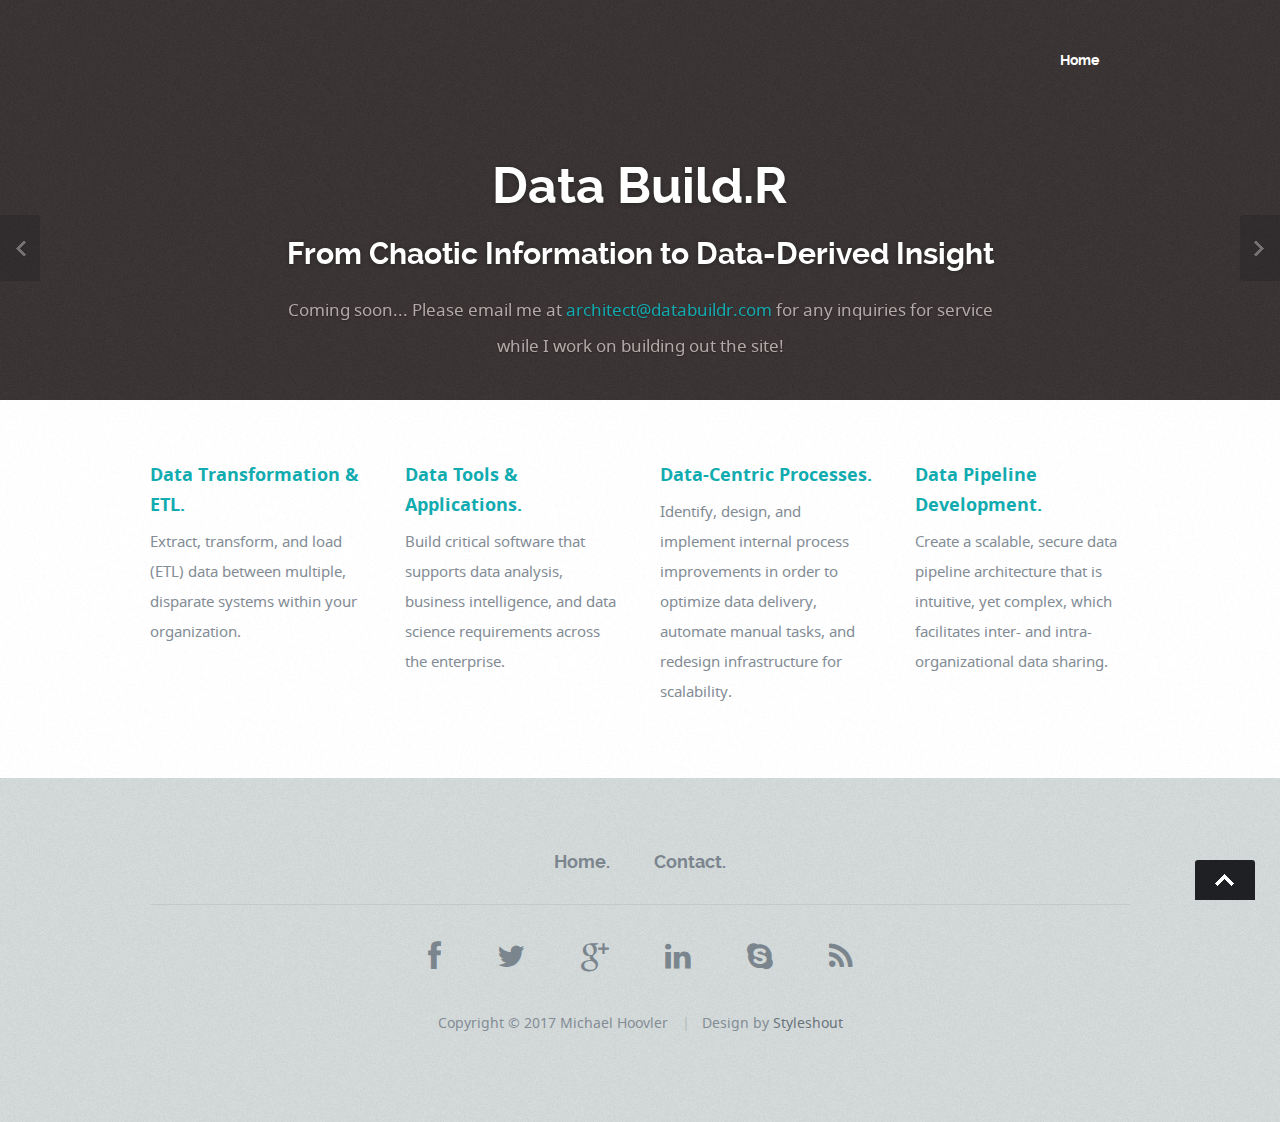
<file: index.html>
<!DOCTYPE html>
<!--[if lt IE 8 ]><html class="no-js ie ie7" lang="en"> <![endif]-->
<!--[if IE 8 ]><html class="no-js ie ie8" lang="en"> <![endif]-->
<!--[if (gte IE 8)|!(IE)]><!--><html class="no-js" lang="en"> <!--<![endif]-->
<head>

   <!--- Basic Page Needs
   ================================================== -->
   <meta charset="utf-8">
	<title>Data BuildR - From Chaotic Information to Data-Derived Insight</title>
	<meta name="description" content="Homepage for Data BuildR">
	<meta name="author" content="architect@databuildr.com">

   <!-- Mobile Specific Metas
   ================================================== -->
	<meta name="viewport" content="width=device-width, initial-scale=1, maximum-scale=1">

	<!-- CSS
    ================================================== -->
   <link rel="stylesheet" href="css/default.css">
	<link rel="stylesheet" href="css/layout.css">
   <link rel="stylesheet" href="css/media-queries.css">

   <!-- Script
   ================================================== -->
	<script src="js/modernizr.js"></script>

   <!-- Favicons
	================================================== -->
	<link rel="shortcut icon" href="favicon.ico" >

</head>

<body>

   <!-- Header
   ================================================== -->
   <header>

      <div class="row">

         <div class="twelve columns">

            <div class="logo">
              <!-- TODO: Change to Data BuildR logo when complete
               <a href="index.html"><img alt="" src="images/logo.png"></a>
               -->
            </div>

            <nav id="nav-wrap">

               <a class="mobile-btn" href="#nav-wrap" title="Show navigation">Show navigation</a>
	            <a class="mobile-btn" href="#" title="Hide navigation">Hide navigation</a>

               <ul id="nav" class="nav">

	               <li class="current"><a href="index.htm">Home</a></li>

               </ul> <!-- end #nav -->

            </nav> <!-- end #nav-wrap -->

         </div>

      </div>

   </header> <!-- Header End -->

   <!-- Intro Section
   ================================================== -->
   <section id="intro">

      <!-- Flexslider Start-->
	   <div id="intro-slider" class="flexslider">

		   <ul class="slides">

			   <!-- Slide -->
			   <li>
				   <div class="row">
					   <div class="twelve columns">
						   <div class="slider-text">
                 <h1>Data Build.R</h1>
							   <h3>From Chaotic Information to Data-Derived Insight</h3>
                 <p>Coming soon... Please email me at <a href="mailto:architect@databuildr.com">architect@databuildr.com</a> for any inquiries for service while I work on building out the site!</p>
						   </div>
               <!--
                     <div class="slider-image">
                        <img src="images/sliders/home-slider-image-01.png" alt="" />
                     </div>
              -->

					   </div>
				   </div>
			   </li>

            <!-- Slide -->
            <!--
			   <li>
				   <div class="row">
					   <div class="twelve columns">
						   <div class="slider-text">
							   <h1>Data Engineering<span>.</span></h1>
							   <p>Let me serve you by helping your organization make data-derived decisions.</p>
						   </div>
                     <div class="slider-image">
                        <img src="images/sliders/home-slider-image-02.png" alt="" />
                     </div>
					   </div>
				   </div>
			   </li>
       -->
		   </ul>

	   </div> <!-- Flexslider End-->

   </section> <!-- Intro Section End-->

   <!-- Info Section
   ================================================== -->
   <section id="info">

      <div class="row">

         <div class="bgrid-quarters s-bgrid-halves">

           <div class="columns">
              <h2>Data Transformation & ETL.</h2>
              <p>Extract, transform, and load (ETL) data between multiple, disparate systems within your organization.</p>
           </div>

           <div class="columns">
              <h2>Data Tools & Applications.</h2>
              <p>Build critical software that supports data analysis, business intelligence, and data science requirements across the enterprise.</p>
           </div>

           <div class="columns s-first">
              <h2>Data-Centric Processes.</h2>
              <p>Identify, design, and implement internal process improvements in order to optimize data delivery, automate manual tasks, and redesign infrastructure for scalability.</p>
           </div>

           <div class="columns">
              <h2>Data Pipeline Development.</h2>
              <p>Create a scalable, secure data pipeline architecture that is intuitive, yet complex, which facilitates inter- and intra-organizational data sharing.</p>
           </div>

           </div>

      </div>

   </section> <!-- Info Section End-->



   <!-- footer
   ================================================== -->
   <footer>

      <div class="row">

         <div class="twelve columns">

            <ul class="footer-nav">
					<li><a href="#">Home.</a></li>
              	<li><a href="#">Contact.</a></li>
			   </ul>

            <ul class="footer-social">
               <li><a href="#"><i class="fa fa-facebook"></i></a></li>
               <li><a href="#"><i class="fa fa-twitter"></i></a></li>
               <li><a href="#"><i class="fa fa-google-plus"></i></a></li>
               <li><a href="#"><i class="fa fa-linkedin"></i></a></li>
               <li><a href="#"><i class="fa fa-skype"></i></a></li>
               <li><a href="#"><i class="fa fa-rss"></i></a></li>
            </ul>

            <ul class="copyright">
               <li>Copyright &copy; 2017 Michael Hoovler</li>
               <li>Design by <a href="http://www.styleshout.com/">Styleshout</a></li>
            </ul>

         </div>

         <div id="go-top" style="display: block;"><a title="Back to Top" href="#">Go To Top</a></div>

      </div>

   </footer> <!-- Footer End-->

   <!-- Java Script
   ================================================== -->
   <script src="http://ajax.googleapis.com/ajax/libs/jquery/1.10.2/jquery.min.js"></script>
   <script>window.jQuery || document.write('<script src="js/jquery-1.10.2.min.js"><\/script>')</script>
   <script type="text/javascript" src="js/jquery-migrate-1.2.1.min.js"></script>

   <script src="js/jquery.flexslider.js"></script>
   <script src="js/doubletaptogo.js"></script>
   <script src="js/init.js"></script>

</body>

</html>
</file>
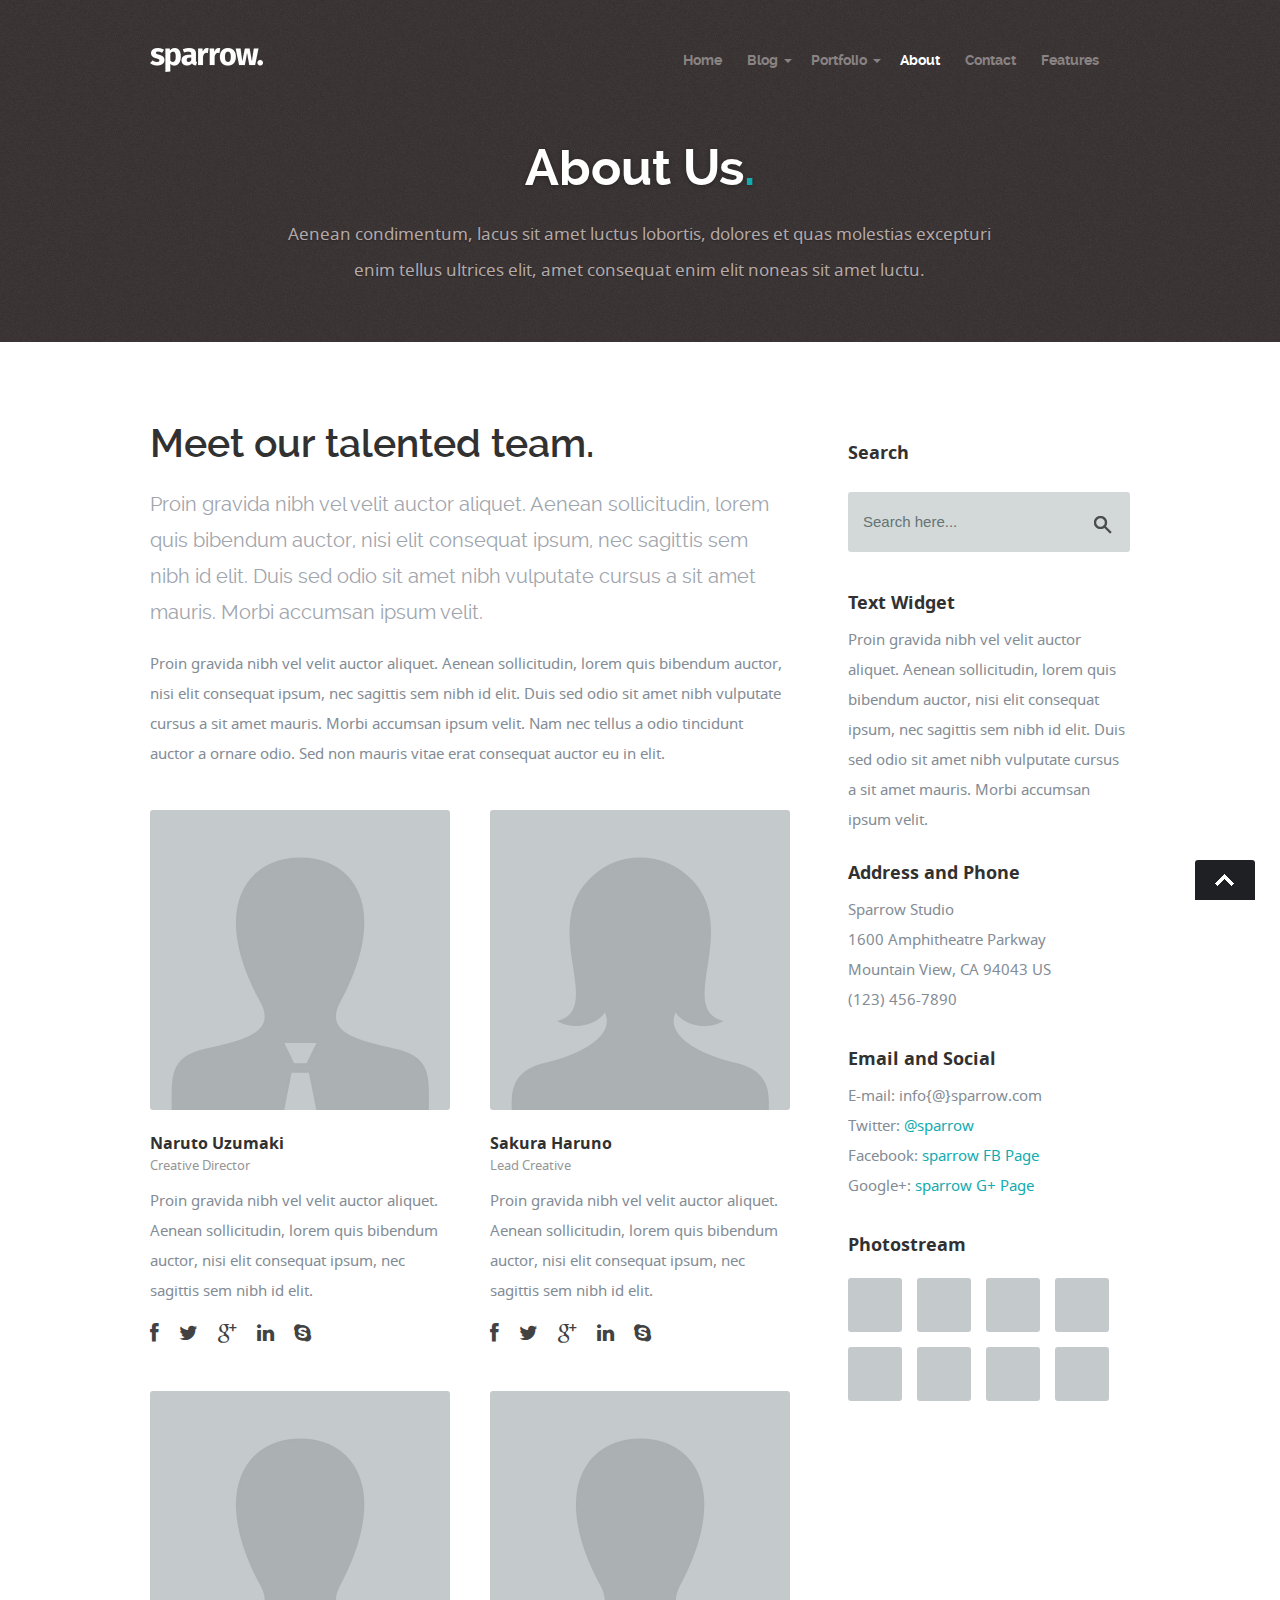
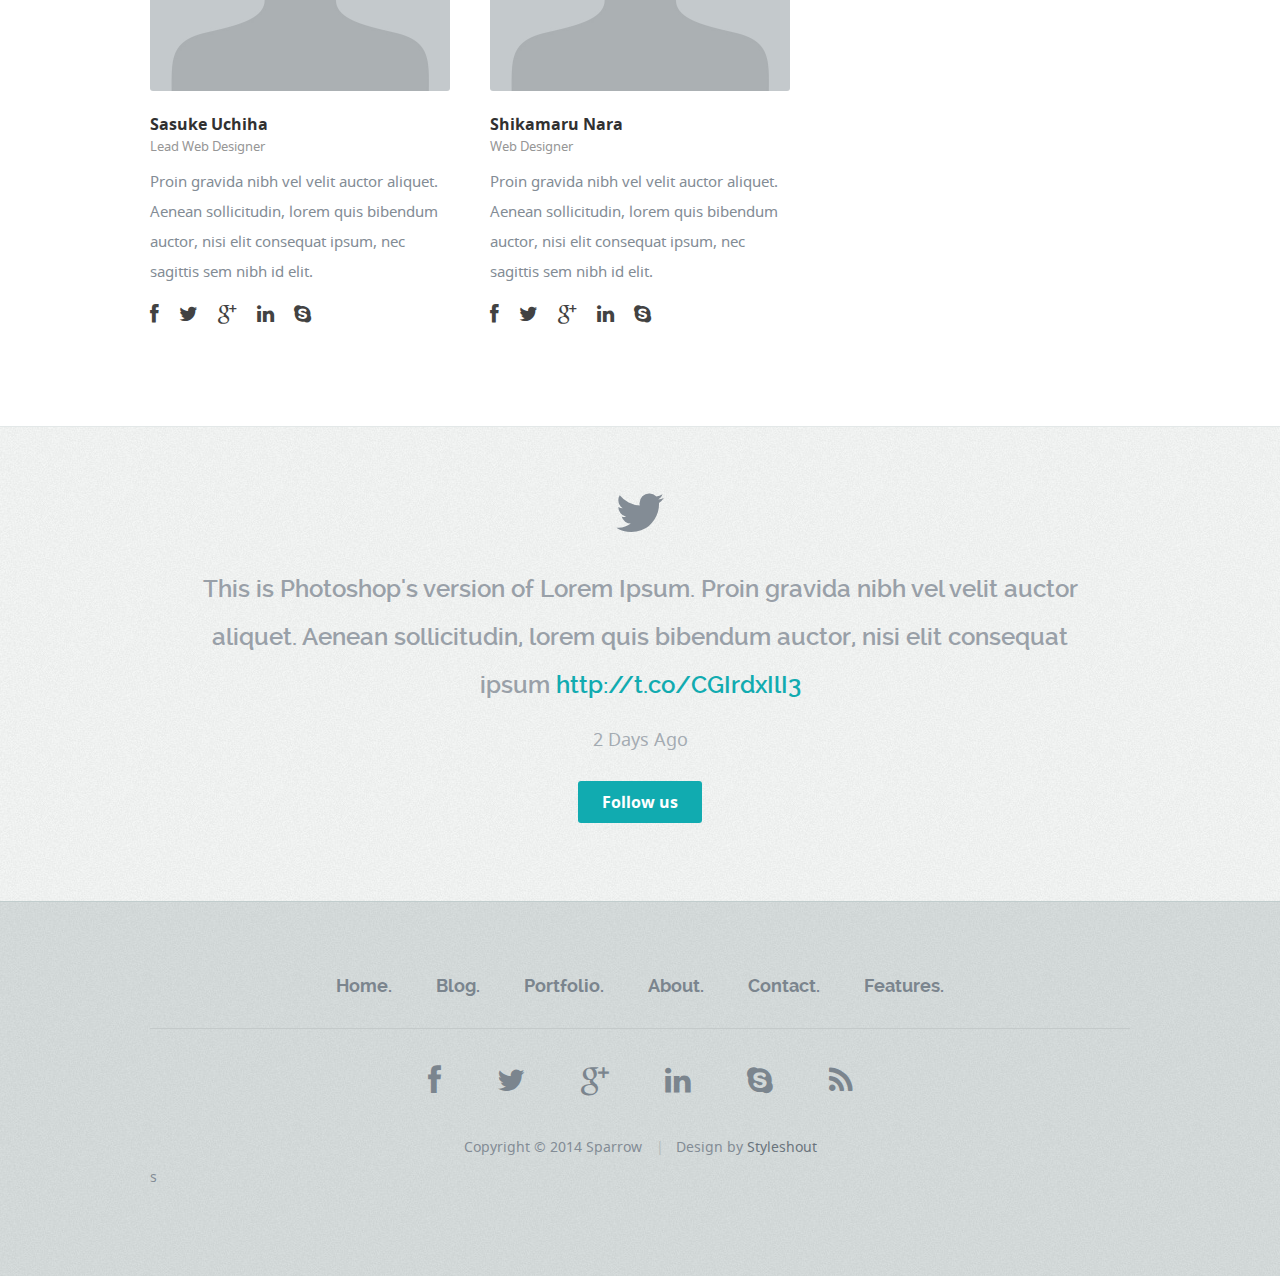
<file: about.html>
<!DOCTYPE html>
<!--[if lt IE 8 ]><html class="no-js ie ie7" lang="en"> <![endif]-->
<!--[if IE 8 ]><html class="no-js ie ie8" lang="en"> <![endif]-->
<!--[if (gte IE 8)|!(IE)]><!--><html class="no-js" lang="en"> <!--<![endif]-->
<head>

   <!--- Basic Page Needs
   ================================================== -->
   <meta charset="utf-8">
	<title>About Page | Sparrow</title>
	<meta name="description" content="">
	<meta name="author" content="">

   <!-- Mobile Specific Metas
   ================================================== -->
	<meta name="viewport" content="width=device-width, initial-scale=1, maximum-scale=1">

	<!-- CSS
    ================================================== -->
   <link rel="stylesheet" href="css/default.css">
	<link rel="stylesheet" href="css/layout.css">
   <link rel="stylesheet" href="css/media-queries.css">

   <!-- Script
   ================================================== -->
	<script src="js/modernizr.js"></script>

   <!-- Favicons
	================================================== -->
	<link rel="shortcut icon" href="favicon.ico" >

</head>

<body>

   <!-- Header
   ================================================== -->
   <header>

      <div class="row">

         <div class="twelve columns">

            <div class="logo">
               <a href="index.html"><img alt="" src="images/logo.png"></a>
            </div>

            <nav id="nav-wrap">

               <a class="mobile-btn" href="#nav-wrap" title="Show navigation">Show navigation</a>
	            <a class="mobile-btn" href="#" title="Hide navigation">Hide navigation</a>

               <ul id="nav" class="nav">

	               <li><a href="index.html">Home</a></li>
	               <li><span><a href="blog.html">Blog</a></span>
                     <ul>
                        <li><a href="blog.html">Blog Index</a></li>
                        <li><a href="single.html">Post</a></li>
                     </ul>
                  </li>
                  <li><span><a href="portfolio-index.html">Portfolio</a></span>
                     <ul>
                        <li><a href="portfolio-index.html">Portfolio Index</a></li>
                        <li><a href="portfolio.html">Portfolio Entry</a></li>
                     </ul>
                  </li>
	               <li class="current"><a href="about.html">About</a></li>
                  <li><a href="contact.html">Contact</a></li>
                  <li><a href="styles.html">Features</a></li>

               </ul> <!-- end #nav -->

            </nav> <!-- end #nav-wrap -->

         </div>

      </div>

   </header> <!-- Header End -->

   <!-- Page Title
   ================================================== -->
   <div id="page-title">

      <div class="row">

         <div class="ten columns centered text-center">
            <h1>About Us<span>.</span></h1>

            <p>Aenean condimentum, lacus sit amet luctus lobortis, dolores et quas molestias excepturi
            enim tellus ultrices elit, amet consequat enim elit noneas sit amet luctu. </p>
         </div>

      </div>

   </div> <!-- Page Title End-->

   <!-- Content
   ================================================== -->
   <div class="content-outer">

      <div id="page-content" class="row page">

         <div id="primary" class="eight columns">

            <section>

               <h1>Meet our talented team.</h1>

               <p class="lead">Proin gravida nibh vel velit auctor aliquet. Aenean sollicitudin, lorem quis bibendum auctor,
               nisi elit consequat ipsum, nec sagittis sem nibh id elit. Duis sed odio sit amet nibh vulputate
               cursus a sit amet mauris. Morbi accumsan ipsum velit. </p>

               <p>Proin gravida nibh vel velit auctor aliquet. Aenean sollicitudin, lorem quis bibendum auctor,
               nisi elit consequat ipsum, nec sagittis sem nibh id elit. Duis sed odio sit amet nibh vulputate
               cursus a sit amet mauris. Morbi accumsan ipsum velit. Nam nec tellus a odio tincidunt auctor a
               ornare odio. Sed non  mauris vitae erat consequat auctor eu in elit. </p>

               <div class="row">

                  <div id="team-wrapper" class="bgrid-halves cf">

                     <div class="column member">

                        <img src="images/team/team-img-01.jpg" alt=""/>

                        <div class"member-name">
                           <h5>Naruto Uzumaki</h5>
                           <span>Creative Director</span>
                        </div>

                        <p>Proin gravida nibh vel velit auctor aliquet. Aenean sollicitudin, lorem quis bibendum auctor,
                          nisi elit consequat ipsum, nec sagittis sem nibh id elit. </p>

                        <ul class="member-social">
                           <li><a href="#"><i class="fa fa-facebook"></i></a></li>
                           <li><a href="#"><i class="fa fa-twitter"></i></a></li>
                           <li><a href="#"><i class="fa fa-google-plus"></i></a></li>
                           <li><a href="#"><i class="fa fa-linkedin"></i></a></li>
                           <li><a href="#"><i class="fa fa-skype"></i></a></li>
                        </ul>

            			</div>

                     <div class="column member">

                        <img src="images/team/team-img-02.jpg" alt=""/>

                        <div class"member-name">
                           <h5>Sakura Haruno</h5>
                           <span>Lead Creative</span>
                        </div>

                        <p>Proin gravida nibh vel velit auctor aliquet. Aenean sollicitudin, lorem quis bibendum auctor,
                          nisi elit consequat ipsum, nec sagittis sem nibh id elit. </p>

                        <ul class="member-social">
                           <li><a href="#"><i class="fa fa-facebook"></i></a></li>
                           <li><a href="#"><i class="fa fa-twitter"></i></a></li>
                           <li><a href="#"><i class="fa fa-google-plus"></i></a></li>
                           <li><a href="#"><i class="fa fa-linkedin"></i></a></li>
                           <li><a href="#"><i class="fa fa-skype"></i></a></li>
                        </ul>

            			</div>

                     <div class="column member">

                        <img src="images/team/team-img-03.jpg" alt=""/>

                        <div class"member-name">
                           <h5>Sasuke Uchiha</h5>
                           <span>Lead Web Designer</span>
                        </div>

                        <p>Proin gravida nibh vel velit auctor aliquet. Aenean sollicitudin, lorem quis bibendum auctor,
                          nisi elit consequat ipsum, nec sagittis sem nibh id elit. </p>

                        <ul class="member-social">
                           <li><a href="#"><i class="fa fa-facebook"></i></a></li>
                           <li><a href="#"><i class="fa fa-twitter"></i></a></li>
                           <li><a href="#"><i class="fa fa-google-plus"></i></a></li>
                           <li><a href="#"><i class="fa fa-linkedin"></i></a></li>
                           <li><a href="#"><i class="fa fa-skype"></i></a></li>
                        </ul>

            			</div>

                     <div class="column member">

                        <img src="images/team/team-img-03.jpg" alt=""/>

                        <div class"member-name">
                           <h5>Shikamaru Nara</h5>
                           <span>Web Designer</span>
                        </div>

                        <p>Proin gravida nibh vel velit auctor aliquet. Aenean sollicitudin, lorem quis bibendum auctor,
                          nisi elit consequat ipsum, nec sagittis sem nibh id elit. </p>

                        <ul class="member-social">
                           <li><a href="#"><i class="fa fa-facebook"></i></a></li>
                           <li><a href="#"><i class="fa fa-twitter"></i></a></li>
                           <li><a href="#"><i class="fa fa-google-plus"></i></a></li>
                           <li><a href="#"><i class="fa fa-linkedin"></i></a></li>
                           <li><a href="#"><i class="fa fa-skype"></i></a></li>
                        </ul>

            			</div>

                  </div> <!-- Team wrapper End -->

               </div> <!-- row End -->

            </section> <!-- section end -->

         </div> <!-- primary end -->

         <div id="secondary" class="four columns end">

            <aside id="sidebar">

               <div class="widget widget_search">
                  <h5>Search</h5>
                  <form action="#">

                     <input class="text-search" type="text" onfocus="if (this.value == 'Search here...') { this.value = ''; }" onblur="if(this.value == '') { this.value = 'Search here...'; }" value="Search here...">
                     <input type="submit" class="submit-search" value="">

                  </form>
               </div>

               <div class="widget widget_text">
                  <h5 class="widget-title">Text Widget</h5>
                  <div class="textwidget">Proin gravida nibh vel velit auctor aliquet.
                  Aenean sollicitudin, lorem quis bibendum auctor, nisi elit consequat ipsum,
                  nec sagittis sem nibh id elit. Duis sed odio sit amet nibh vulputate cursus
                  a sit amet mauris. Morbi accumsan ipsum velit. </div>
		         </div>

               <div class="widget widget_contact">
					   <h5>Address and Phone</h5>
					   <p class="address">
						   Sparrow Studio<br>
						   1600 Amphitheatre Parkway <br>
						   Mountain View, CA 94043 US<br>
						   <span>(123) 456-7890</span>
					   </p>

					   <h5>Email and Social</h5>
					   <p>
                     E-mail: info{@}sparrow.com<br>
                     Twitter: <a href="#">@sparrow</a><br>
                     Facebook: <a href="#">sparrow FB Page</a><br>
                     Google+: <a href="#">sparrow G+ Page</a>
                  </p>
				   </div>

               <div class="widget widget_photostream">
                  <h5>Photostream</h5>
                  <ul class="photostream cf">
                     <li><a href="#"><img src="images/thumb.jpg" alt="thumbnail"></a></li>
                     <li><a href="#"><img src="images/thumb.jpg" alt="thumbnail"></a></li>
                     <li><a href="#"><img src="images/thumb.jpg" alt="thumbnail"></a></li>
                     <li><a href="#"><img src="images/thumb.jpg" alt="thumbnail"></a></li>
                     <li><a href="#"><img src="images/thumb.jpg" alt="thumbnail"></a></li>
                     <li><a href="#"><img src="images/thumb.jpg" alt="thumbnail"></a></li>
                     <li><a href="#"><img src="images/thumb.jpg" alt="thumbnail"></a></li>
                     <li><a href="#"><img src="images/thumb.jpg" alt="thumbnail"></a></li>
                  </ul>
	            </div>

            </aside>

         </div> <!-- secondary End-->

      </div> <!-- page-content End-->

   </div> <!-- Content End-->

   <!-- Tweets Section
   ================================================== -->
   <section id="tweets">

      <div class="row">

         <div class="tweeter-icon align-center">
            <i class="fa fa-twitter"></i>
         </div>

         <ul id="twitter" class="align-center">
            <li>
               <span>
               This is Photoshop's version  of Lorem Ipsum. Proin gravida nibh vel velit auctor aliquet.
               Aenean sollicitudin, lorem quis bibendum auctor, nisi elit consequat ipsum
               <a href="#">http://t.co/CGIrdxIlI3</a>
               </span>
               <b><a href="#">2 Days Ago</a></b>
            </li>
            <!--
            <li>
               <span>
               This is Photoshop's version  of Lorem Ipsum. Proin gravida nibh vel velit auctor aliquet.
               Aenean sollicitudin, lorem quis bibendum auctor, nisi elit consequat ipsum
               <a href="#">http://t.co/CGIrdxIlI3</a>
               </span>
               <b><a href="#">3 Days Ago</a></b>
            </li>
            -->
         </ul>

         <p class="align-center"><a href="#" class="button">Follow us</a></p>

      </div>

   </section> <!-- Tweet Section End-->

   <!-- footer
   ================================================== -->
   <footer>

      <div class="row">

         <div class="twelve columns">

            <ul class="footer-nav">
					<li><a href="#">Home.</a></li>
              	<li><a href="#">Blog.</a></li>
              	<li><a href="#">Portfolio.</a></li>
              	<li><a href="#">About.</a></li>
              	<li><a href="#">Contact.</a></li>
               <li><a href="#">Features.</a></li>
			   </ul>

            <ul class="footer-social">
               <li><a href="#"><i class="fa fa-facebook"></i></a></li>
               <li><a href="#"><i class="fa fa-twitter"></i></a></li>
               <li><a href="#"><i class="fa fa-google-plus"></i></a></li>
               <li><a href="#"><i class="fa fa-linkedin"></i></a></li>
               <li><a href="#"><i class="fa fa-skype"></i></a></li>
               <li><a href="#"><i class="fa fa-rss"></i></a></li>
            </ul>

            <ul class="copyright">
               <li>Copyright &copy; 2014 Sparrow</li> 
               <li>Design by <a href="http://www.styleshout.com/">Styleshout</a></li>               
            </ul>s

         </div>

         <div id="go-top" style="display: block;"><a title="Back to Top" href="#">Go To Top</a></div>

      </div>

   </footer> <!-- Footer End-->

   <!-- Java Script
   ================================================== -->
   <script src="http://ajax.googleapis.com/ajax/libs/jquery/1.10.2/jquery.min.js"></script>
   <script>window.jQuery || document.write('<script src="js/jquery-1.10.2.min.js"><\/script>')</script>
   <script type="text/javascript" src="js/jquery-migrate-1.2.1.min.js"></script>

   <script src="js/jquery.flexslider.js"></script>
   <script src="js/doubletaptogo.js"></script>
   <script src="js/init.js"></script> 

</body>

</html>
</file>
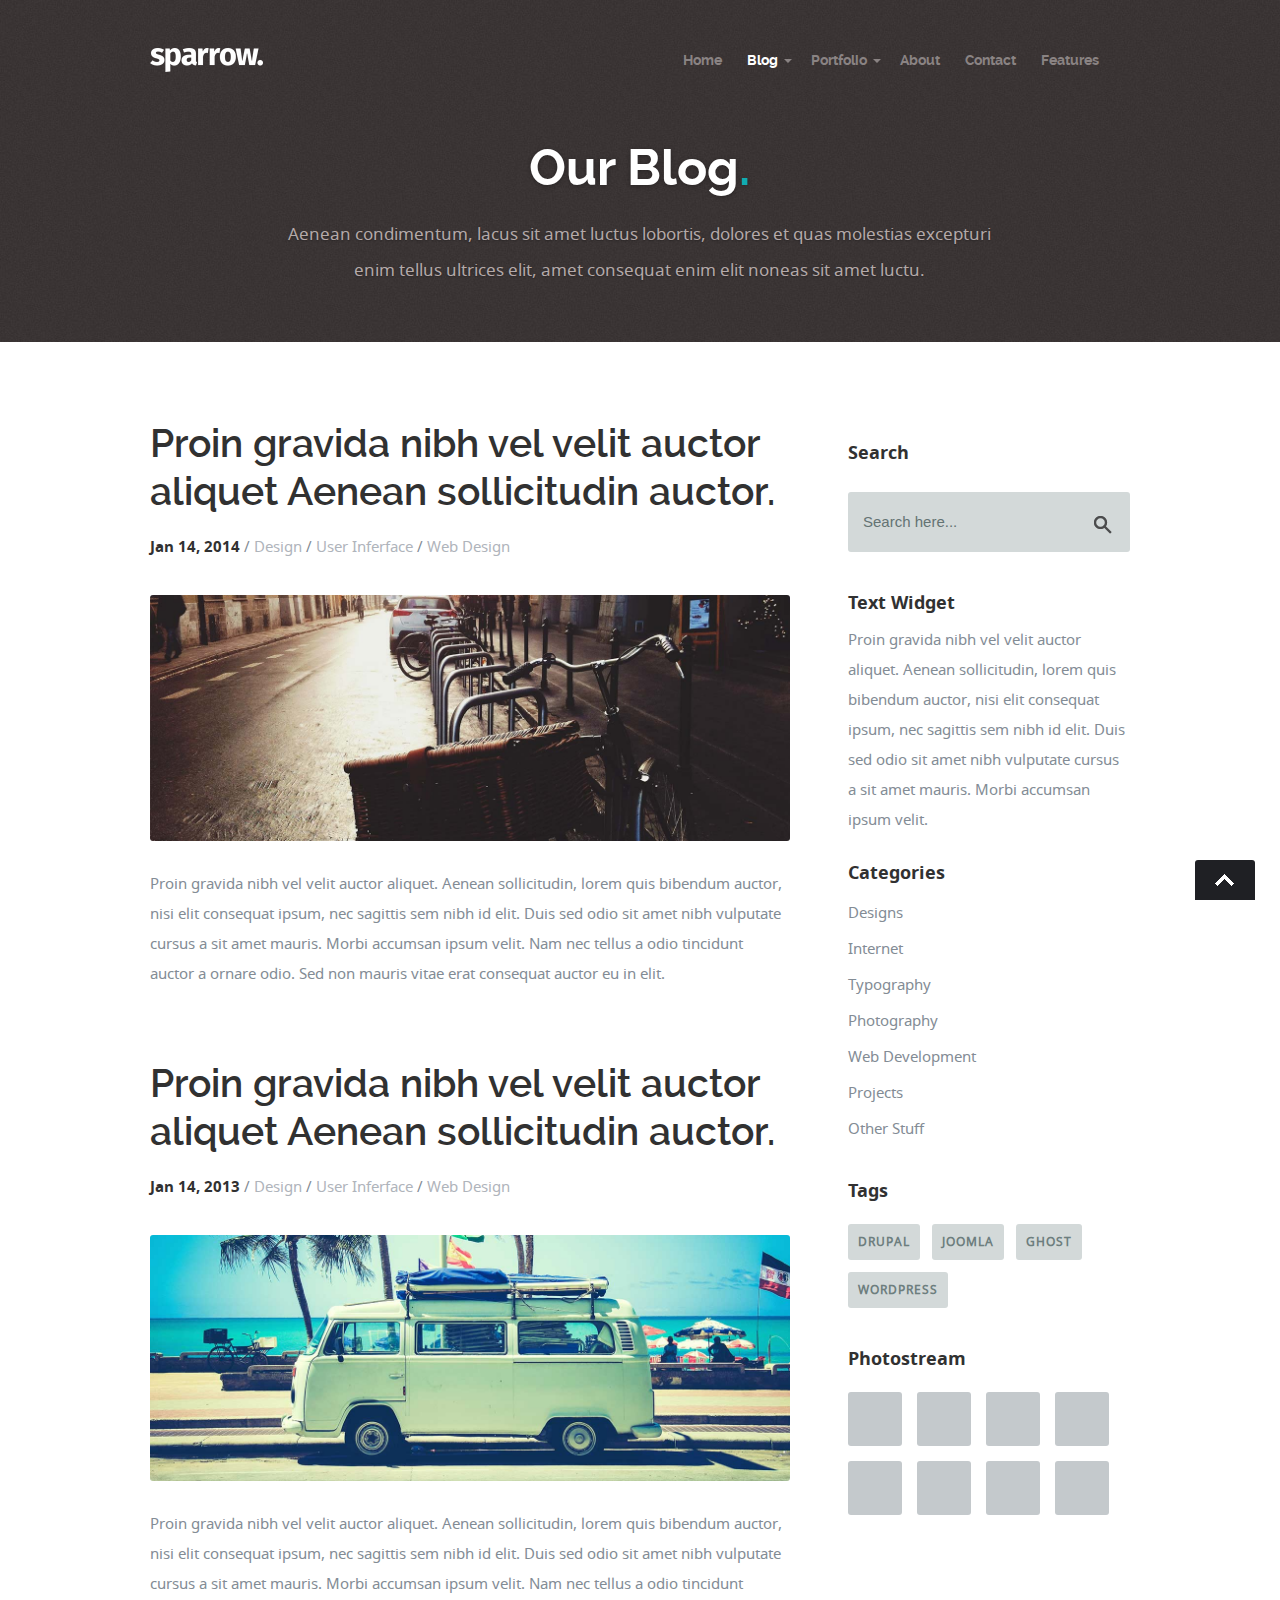
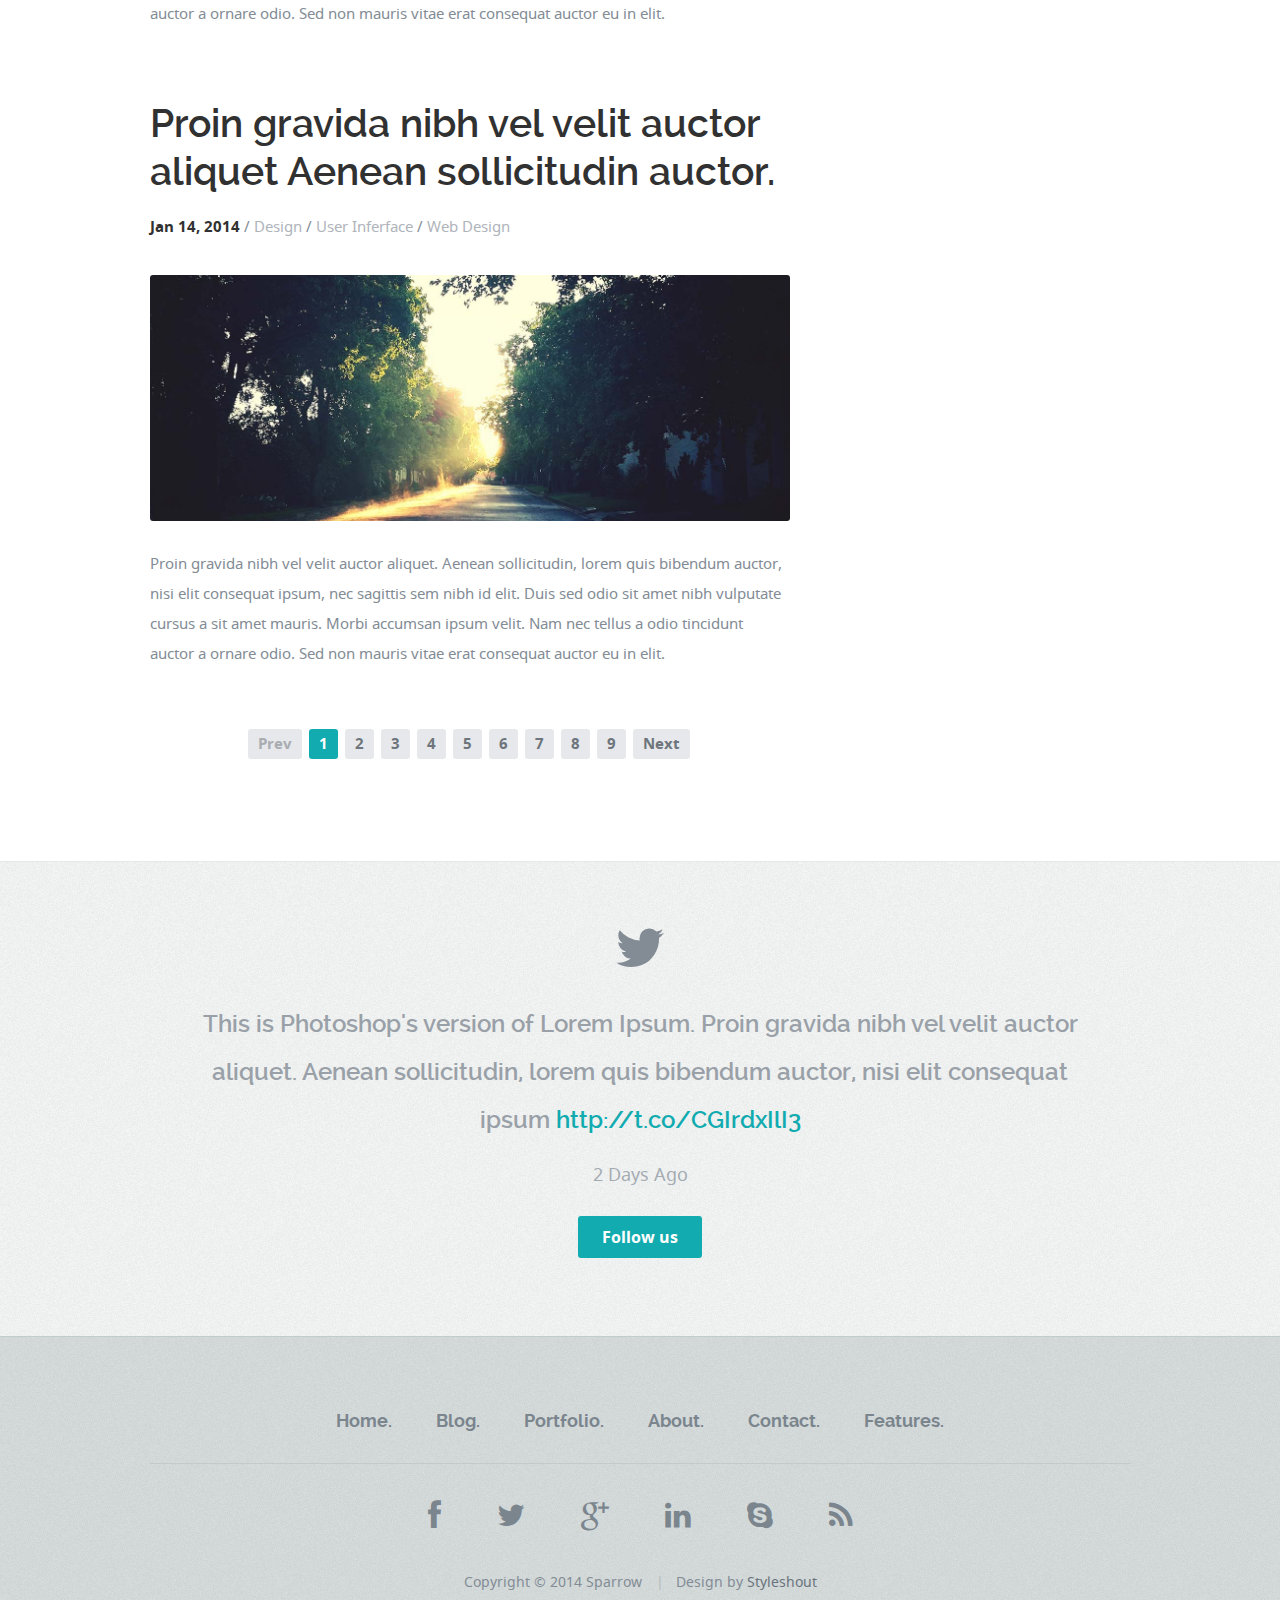
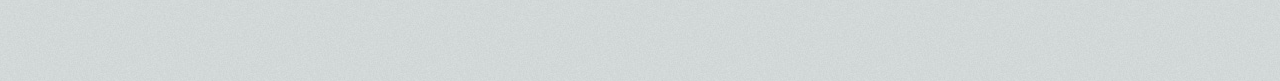
<file: blog.html>
<!DOCTYPE html>
<!--[if lt IE 8 ]><html class="no-js ie ie7" lang="en"> <![endif]-->
<!--[if IE 8 ]><html class="no-js ie ie8" lang="en"> <![endif]-->
<!--[if (gte IE 8)|!(IE)]><!--><html class="no-js" lang="en"> <!--<![endif]-->
<head>

   <!--- Basic Page Needs
   ================================================== -->
   <meta charset="utf-8">
	<title>Blog | Sparrow</title>
	<meta name="description" content="">
	<meta name="author" content="">

   <!-- Mobile Specific Metas
   ================================================== -->
	<meta name="viewport" content="width=device-width, initial-scale=1, maximum-scale=1">

	<!-- CSS
    ================================================== -->
   <link rel="stylesheet" href="css/default.css">
	<link rel="stylesheet" href="css/layout.css">
   <link rel="stylesheet" href="css/media-queries.css">

   <!-- Script
   ================================================== -->
	<script src="js/modernizr.js"></script>

   <!-- Favicons
	================================================== -->
	<link rel="shortcut icon" href="favicon.ico" >

</head>

<body>

   <!-- Header
   ================================================== -->
   <header>

      <div class="row">

         <div class="twelve columns">

            <div class="logo">
               <a href="index.html"><img alt="" src="images/logo.png"></a>
            </div>

            <nav id="nav-wrap">

               <a class="mobile-btn" href="#nav-wrap" title="Show navigation">Show navigation</a>
	            <a class="mobile-btn" href="#" title="Hide navigation">Hide navigation</a>

               <ul id="nav" class="nav">

	               <li><a href="index.html">Home</a></li>
	               <li class="current"><span><a href="blog.html">Blog</a></span>
                     <ul>
                        <li><a href="blog.html">Blog Index</a></li>
                        <li><a href="single.html">Post</a></li>
                     </ul>
                  </li>
                  <li><span><a href="portfolio-index.html">Portfolio</a></span>
                     <ul>
                        <li><a href="portfolio-index.html">Portfolio Index</a></li>
                        <li><a href="portfolio.html">Portfolio Entry</a></li>
                     </ul>
                  </li>
	               <li><a href="about.html">About</a></li>
                  <li><a href="contact.html">Contact</a></li>
                  <li><a href="styles.html">Features</a></li>

               </ul> <!-- end #nav -->

            </nav> <!-- end #nav-wrap -->

         </div>

      </div>

   </header> <!-- Header End -->

   <!-- Page Title
   ================================================== -->
   <div id="page-title">

      <div class="row">

         <div class="ten columns centered text-center">
            <h1>Our Blog<span>.</span></h1>

            <p>Aenean condimentum, lacus sit amet luctus lobortis, dolores et quas molestias excepturi
            enim tellus ultrices elit, amet consequat enim elit noneas sit amet luctu. </p>
         </div>

      </div>

   </div> <!-- Page Title End-->

   <!-- Content
   ================================================== -->
   <div class="content-outer">

      <div id="page-content" class="row">

         <div id="primary" class="eight columns">

            <article class="post">

               <div class="entry-header cf">

                  <h1><a href="single.html" title="">Proin gravida nibh vel velit auctor aliquet Aenean sollicitudin auctor.</a></h1>

                  <p class="post-meta">

                     <time class="date" datetime="2014-01-14T11:24">Jan 14, 2014</time>
                     /
                     <span class="categories">
                     <a href="#">Design</a> /
                     <a href="#">User Inferface</a> /
                     <a href="#">Web Design</a>
                     </span>

                  </p>

               </div>

               <div class="post-thumb">
                  <a href="single.html" title=""><img src="images/post-image/post-image-1300x500-01.jpg" alt="post-image" title="post-image"></a>
               </div>

               <div class="post-content">

                  <p>Proin gravida nibh vel velit auctor aliquet. Aenean sollicitudin, lorem quis bibendum auctor,
                  nisi elit consequat ipsum, nec sagittis sem nibh id elit. Duis sed odio sit amet nibh vulputate
                  cursus a sit amet mauris. Morbi accumsan ipsum velit. Nam nec tellus a odio tincidunt auctor a
                  ornare odio. Sed non  mauris vitae erat consequat auctor eu in elit. </p>

               </div>

            </article> <!-- post end -->

            <article class="post">

               <div class="entry-header cf">

                  <h1><a href="single.html" title="">Proin gravida nibh vel velit auctor aliquet Aenean sollicitudin auctor.</a></h1>

                  <p class="post-meta">

                     <time class="date" datetime="2014-01-14T11:24">Jan 14, 2013</time>
                     /
                     <span class="categories">
                     <a href="#">Design</a> /
                     <a href="#">User Inferface</a> /
                     <a href="#">Web Design</a>
                     </span>

                  </p>

               </div>

               <div class="post-thumb">
                  <a href="single.html" title=""><img src="images/post-image/post-image-1300x500-02.jpg" alt="post-image" title="post-image"></a>
               </div>

               <div class="post-content">

                  <p>Proin gravida nibh vel velit auctor aliquet. Aenean sollicitudin, lorem quis bibendum auctor,
                  nisi elit consequat ipsum, nec sagittis sem nibh id elit. Duis sed odio sit amet nibh vulputate
                  cursus a sit amet mauris. Morbi accumsan ipsum velit. Nam nec tellus a odio tincidunt auctor a
                  ornare odio. Sed non  mauris vitae erat consequat auctor eu in elit. </p>

               </div>

            </article> <!-- post end -->

            <article class="post">

               <div class="entry-header cf">

                  <h1><a href="single.html" title="">Proin gravida nibh vel velit auctor aliquet Aenean sollicitudin auctor.</a></h1>

                  <p class="post-meta">

                     <time class="date" datetime="2014-01-14T11:24">Jan 14, 2014</time>
                     /
                     <span class="categories">
                     <a href="#">Design</a> /
                     <a href="#">User Inferface</a> /
                     <a href="#">Web Design</a>
                     </span>

                  </p>

               </div>

               <div class="post-thumb">
                  <a href="single.html" title=""><img src="images/post-image/post-image-1300x500-03.jpg" alt="post-image" title="post-image"></a>
               </div>

               <div class="post-content">

                  <p>Proin gravida nibh vel velit auctor aliquet. Aenean sollicitudin, lorem quis bibendum auctor,
                  nisi elit consequat ipsum, nec sagittis sem nibh id elit. Duis sed odio sit amet nibh vulputate
                  cursus a sit amet mauris. Morbi accumsan ipsum velit. Nam nec tellus a odio tincidunt auctor a
                  ornare odio. Sed non  mauris vitae erat consequat auctor eu in elit. </p>

               </div>

            </article> <!-- post end -->

            <!-- Pagination -->
            <nav class="col full pagination">
  			      <ul>
                  <li><span class="page-numbers prev inactive">Prev</span></li>
  				      <li><span class="page-numbers current">1</span></li>
  				      <li><a href="#" class="page-numbers">2</a></li>
                  <li><a href="#" class="page-numbers">3</a></li>
                  <li><a href="#" class="page-numbers">4</a></li>
                  <li><a href="#" class="page-numbers">5</a></li>
                  <li><a href="#" class="page-numbers">6</a></li>
                  <li><a href="#" class="page-numbers">7</a></li>
                  <li><a href="#" class="page-numbers">8</a></li>
                  <li><a href="#" class="page-numbers">9</a></li>
  				      <li><a href="#" class="page-numbers next">Next</a></li>
  			      </ul>
  		      </nav>

         </div> <!-- Primary End-->

         <div id="secondary" class="four columns end">

            <aside id="sidebar">

               <div class="widget widget_search">
                  <h5>Search</h5>
                  <form action="#">

                     <input class="text-search" type="text" onfocus="if (this.value == 'Search here...') { this.value = ''; }" onblur="if(this.value == '') { this.value = 'Search here...'; }" value="Search here...">
                     <input type="submit" class="submit-search" value="">

                  </form>
               </div>

               <div class="widget widget_text">
                  <h5 class="widget-title">Text Widget</h5>
                  <div class="textwidget">Proin gravida nibh vel velit auctor aliquet.
                  Aenean sollicitudin, lorem quis bibendum auctor, nisi elit consequat ipsum,
                  nec sagittis sem nibh id elit. Duis sed odio sit amet nibh vulputate cursus
                  a sit amet mauris. Morbi accumsan ipsum velit. </div>
		         </div>

               <div class="widget widget_categories">
                  <h5 class="widget-title">Categories</h5>
                  <ul class="link-list cf">
                     <li><a href="#">Designs</a></li>
                     <li><a href="#">Internet</a></li>
                     <li><a href="#">Typography</a></li>
                     <li><a href="#">Photography</a></li>
                     <li><a href="#">Web Development</a></li>
                     <li><a href="#">Projects</a></li>
                     <li><a href="#">Other Stuff</a></li>
                  </ul>
               </div>

               <div class="widget widget_tag_cloud">
                  <h5 class="widget-title">Tags</h5>
                  <div class="tagcloud cf">
                     <a href="#">drupal</a>
                     <a href="#">joomla</a>
                     <a href="#">ghost</a>
                     <a href="#">wordpress</a>
                  </div>
               </div>

               <div class="widget widget_photostream">
                  <h5>Photostream</h5>
                  <ul class="photostream cf">
                     <li><a href="#"><img src="images/thumb.jpg" alt="thumbnail"></a></li>
                     <li><a href="#"><img src="images/thumb.jpg" alt="thumbnail"></a></li>
                     <li><a href="#"><img src="images/thumb.jpg" alt="thumbnail"></a></li>
                     <li><a href="#"><img src="images/thumb.jpg" alt="thumbnail"></a></li>
                     <li><a href="#"><img src="images/thumb.jpg" alt="thumbnail"></a></li>
                     <li><a href="#"><img src="images/thumb.jpg" alt="thumbnail"></a></li>
                     <li><a href="#"><img src="images/thumb.jpg" alt="thumbnail"></a></li>
                     <li><a href="#"><img src="images/thumb.jpg" alt="thumbnail"></a></li>
                  </ul>
	            </div>

            </aside>

         </div> <!-- Secondary End-->

      </div>

   </div> <!-- Content End-->

   <!-- Tweets Section
   ================================================== -->
   <section id="tweets">

      <div class="row">

         <div class="tweeter-icon align-center">
            <i class="fa fa-twitter"></i>
         </div>

         <ul id="twitter" class="align-center">
            <li>
               <span>
               This is Photoshop's version  of Lorem Ipsum. Proin gravida nibh vel velit auctor aliquet.
               Aenean sollicitudin, lorem quis bibendum auctor, nisi elit consequat ipsum
               <a href="#">http://t.co/CGIrdxIlI3</a>
               </span>
               <b><a href="#">2 Days Ago</a></b>
            </li>
            <!--
            <li>
               <span>
               This is Photoshop's version  of Lorem Ipsum. Proin gravida nibh vel velit auctor aliquet.
               Aenean sollicitudin, lorem quis bibendum auctor, nisi elit consequat ipsum
               <a href="#">http://t.co/CGIrdxIlI3</a>
               </span>
               <b><a href="#">3 Days Ago</a></b>
            </li>
            -->
         </ul>

         <p class="align-center"><a href="#" class="button">Follow us</a></p>

      </div>

   </section> <!-- Tweets Section End-->

   <!-- footer
   ================================================== -->
   <footer>

      <div class="row">

         <div class="twelve columns">

            <ul class="footer-nav">
					<li><a href="#">Home.</a></li>
              	<li><a href="#">Blog.</a></li>
              	<li><a href="#">Portfolio.</a></li>
              	<li><a href="#">About.</a></li>
              	<li><a href="#">Contact.</a></li>
               <li><a href="#">Features.</a></li>
			   </ul>

            <ul class="footer-social">
               <li><a href="#"><i class="fa fa-facebook"></i></a></li>
               <li><a href="#"><i class="fa fa-twitter"></i></a></li>
               <li><a href="#"><i class="fa fa-google-plus"></i></a></li>
               <li><a href="#"><i class="fa fa-linkedin"></i></a></li>
               <li><a href="#"><i class="fa fa-skype"></i></a></li>
               <li><a href="#"><i class="fa fa-rss"></i></a></li>
            </ul>

            <ul class="copyright">
               <li>Copyright &copy; 2014 Sparrow</li> 
               <li>Design by <a href="http://www.styleshout.com/">Styleshout</a></li>               
            </ul>

         </div>

         <div id="go-top" style="display: block;"><a title="Back to Top" href="#">Go To Top</a></div>

      </div>

   </footer> <!-- Footer End-->

   <!-- Java Script
   ================================================== -->
   <script src="http://ajax.googleapis.com/ajax/libs/jquery/1.10.2/jquery.min.js"></script>
   <script>window.jQuery || document.write('<script src="js/jquery-1.10.2.min.js"><\/script>')</script>
   <script type="text/javascript" src="js/jquery-migrate-1.2.1.min.js"></script>

   <script src="js/jquery.flexslider.js"></script>
   <script src="js/doubletaptogo.js"></script>
   <script src="js/init.js"></script>

</body>

</html>
</file>
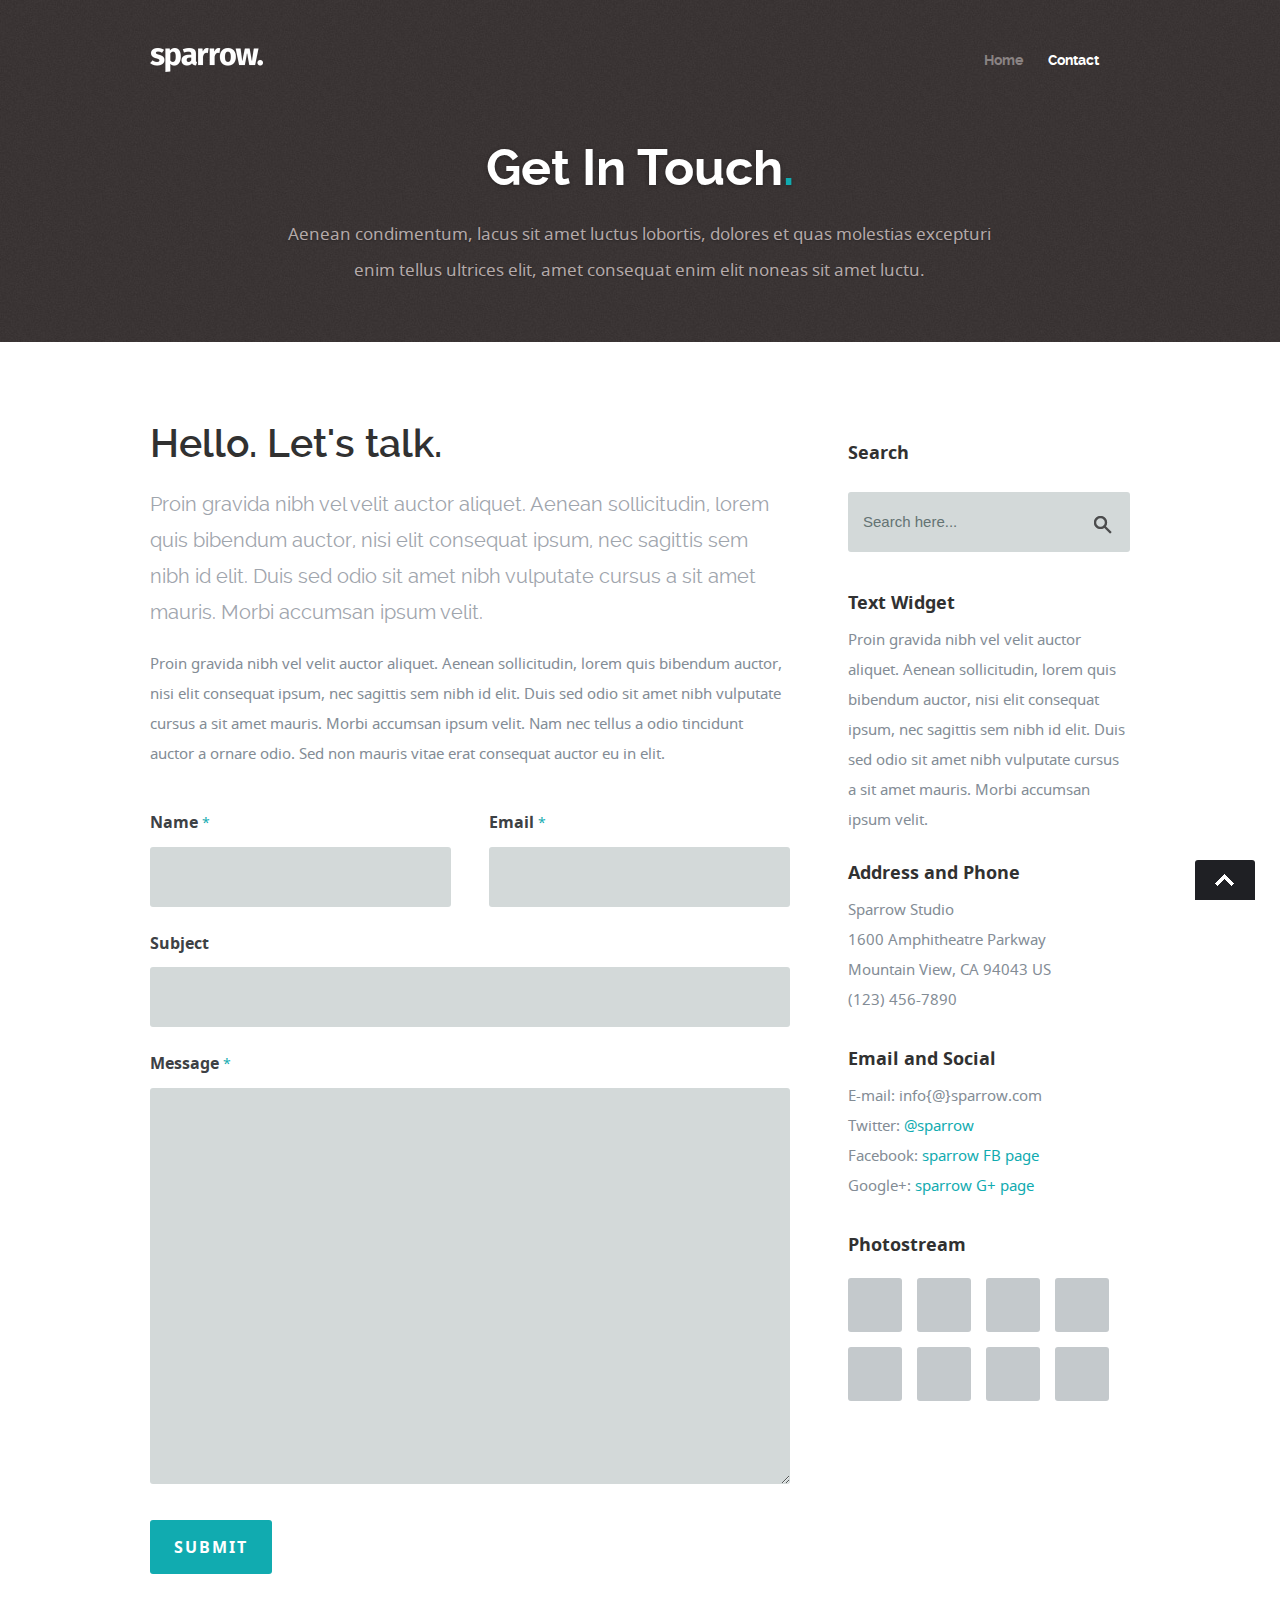
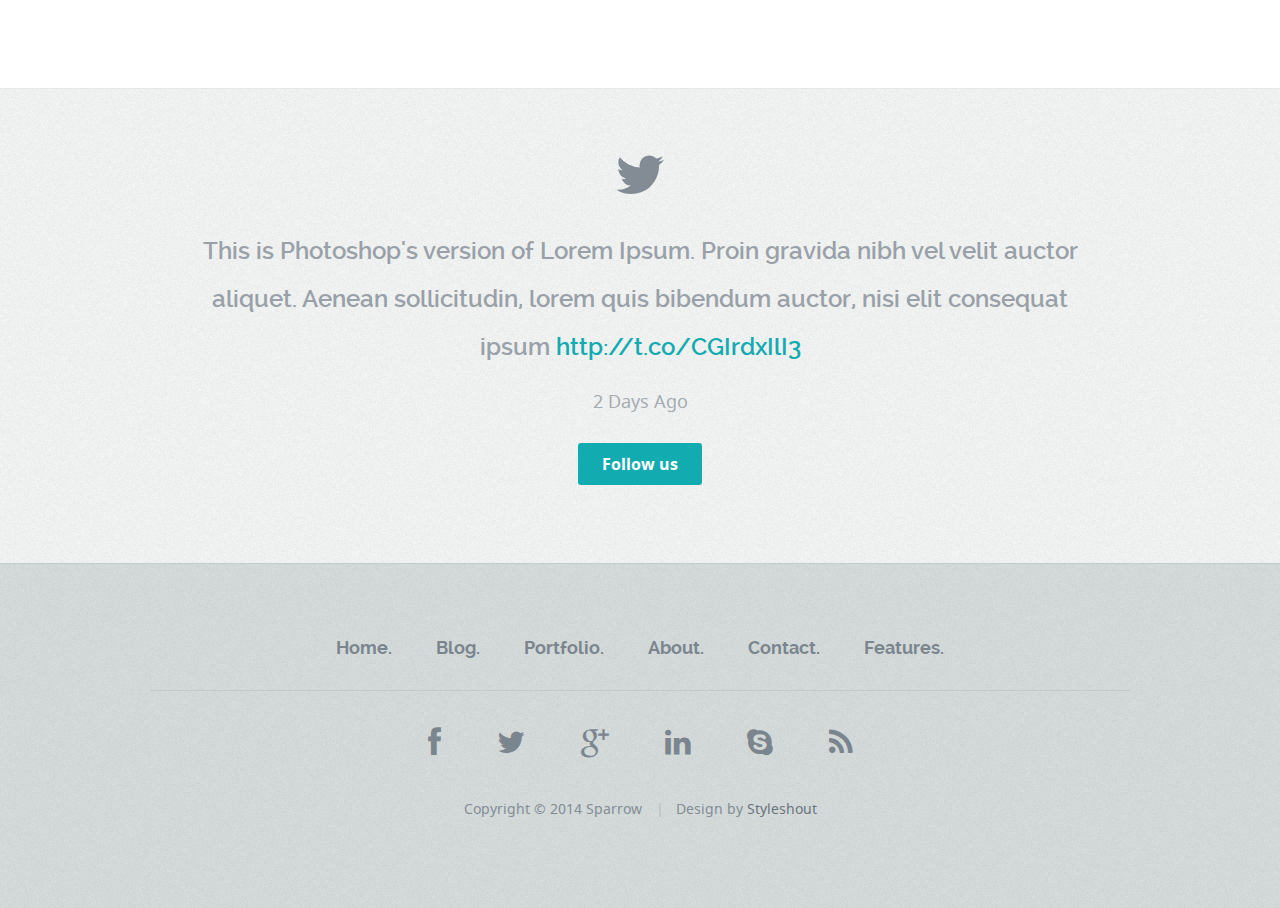
<file: contact.html>
<!DOCTYPE html>
<!--[if lt IE 8 ]><html class="no-js ie ie7" lang="en"> <![endif]-->
<!--[if IE 8 ]><html class="no-js ie ie8" lang="en"> <![endif]-->
<!--[if (gte IE 8)|!(IE)]><!--><html class="no-js" lang="en"> <!--<![endif]-->
<head>

   <!--- Basic Page Needs
   ================================================== -->
   <meta charset="utf-8">
	<title>Contact Page | Sparrow</title>
	<meta name="description" content="">
	<meta name="author" content="">

   <!-- Mobile Specific Metas
   ================================================== -->
	<meta name="viewport" content="width=device-width, initial-scale=1, maximum-scale=1">

	<!-- CSS
    ================================================== -->
   <link rel="stylesheet" href="css/default.css">
	<link rel="stylesheet" href="css/layout.css">
   <link rel="stylesheet" href="css/media-queries.css">

   <!-- Script
   ================================================== -->
	<script src="js/modernizr.js"></script>

   <!-- Favicons
	================================================== -->
	<link rel="shortcut icon" href="favicon.ico" >

</head>

<body>

   <!-- Header
   ================================================== -->
   <header>

      <div class="row">

         <div class="twelve columns">

            <div class="logo">
               <a href="index.html"><img alt="" src="images/logo.png"></a>
            </div>

            <nav id="nav-wrap">

               <a class="mobile-btn" href="#nav-wrap" title="Show navigation">Show navigation</a>
	            <a class="mobile-btn" href="#" title="Hide navigation">Hide navigation</a>

               <ul id="nav" class="nav">

	               <li><a href="index.html">Home</a></li>
                  <li class="current"><a href="contact.html">Contact</a></li>

               </ul> <!-- end #nav -->

            </nav> <!-- end #nav-wrap -->

         </div>

      </div>

   </header> <!-- Header End -->

   <!-- Page Title
   ================================================== -->
   <div id="page-title">

      <div class="row">

         <div class="ten columns centered text-center">
            <h1>Get In Touch<span>.</span></h1>

            <p>Aenean condimentum, lacus sit amet luctus lobortis, dolores et quas molestias excepturi
            enim tellus ultrices elit, amet consequat enim elit noneas sit amet luctu. </p>
         </div>

      </div>

   </div> <!-- Page Title End-->

   <!-- Content
   ================================================== -->
   <div class="content-outer">

      <div id="page-content" class="row page">

         <div id="primary" class="eight columns">

            <section>

              <h1>Hello. Let's talk.</h1>

              <p class="lead">Proin gravida nibh vel velit auctor aliquet. Aenean sollicitudin, lorem quis bibendum auctor,
              nisi elit consequat ipsum, nec sagittis sem nibh id elit. Duis sed odio sit amet nibh vulputate
              cursus a sit amet mauris. Morbi accumsan ipsum velit. </p>

              <p>Proin gravida nibh vel velit auctor aliquet. Aenean sollicitudin, lorem quis bibendum auctor,
              nisi elit consequat ipsum, nec sagittis sem nibh id elit. Duis sed odio sit amet nibh vulputate
              cursus a sit amet mauris. Morbi accumsan ipsum velit. Nam nec tellus a odio tincidunt auctor a
              ornare odio. Sed non  mauris vitae erat consequat auctor eu in elit. </p>

              <div id="contact-form">

                  <!-- form -->
                  <form name="contactForm" id="contactForm" method="post" action="">
      					<fieldset>

                        <div class="half">
      						   <label for="contactName">Name <span class="required">*</span></label>
      						   <input name="contactName" type="text" id="contactName" size="35" value="" />
                        </div>

                        <div class="half pull-right">
      						   <label for="contactEmail">Email <span class="required">*</span></label>
      						   <input name="contactEmail" type="text" id="contactEmail" size="35" value="" />
                        </div>

                        <div>
      						   <label for="contactSubject">Subject</label>
      						   <input name="contactSubject" type="text" id="contactSubject" size="35" value="" />
                        </div>

                        <div>
                           <label  for="contactMessage">Message <span class="required">*</span></label>
                           <textarea name="contactMessage"  id="contactMessage" rows="15" cols="50" ></textarea>
                        </div>

                        <div>
                           <button class="submit">Submit</button>
                           <span id="image-loader">
                              <img src="images/loader.gif" alt="" />
                           </span>
                        </div>

      					</fieldset>
      				</form> <!-- Form End -->

                  <!-- contact-warning -->
                  <div id="message-warning"></div>
                  <!-- contact-success -->
      				<div id="message-success">
                     <i class="icon-ok"></i>Your message was sent, thank you!<br />
      				</div>

               </div>

            </section> <!-- section end -->

         </div>

         <div id="secondary" class="four columns end">

            <aside id="sidebar">

               <div class="widget widget_search">
                  <h5>Search</h5>
                  <form action="#">

                     <input class="text-search" type="text" onfocus="if (this.value == 'Search here...') { this.value = ''; }" onblur="if(this.value == '') { this.value = 'Search here...'; }" value="Search here...">
                     <input type="submit" class="submit-search" value="">

                  </form>
               </div>

               <div class="widget widget_text">
                  <h5 class="widget-title">Text Widget</h5>
                  <div class="textwidget">Proin gravida nibh vel velit auctor aliquet.
                  Aenean sollicitudin, lorem quis bibendum auctor, nisi elit consequat ipsum,
                  nec sagittis sem nibh id elit. Duis sed odio sit amet nibh vulputate cursus
                  a sit amet mauris. Morbi accumsan ipsum velit. </div>
		         </div>

               <div class="widget widget_contact">
					   <h5>Address and Phone</h5>
					   <p class="address">
						   Sparrow Studio<br>
						   1600 Amphitheatre Parkway <br>
						   Mountain View, CA 94043 US<br>
						   <span>(123) 456-7890</span>
					   </p>

					   <h5>Email and Social</h5>
					   <p>
                     E-mail: info{@}sparrow.com<br>
                     Twitter: <a href="#">@sparrow</a><br>
                     Facebook: <a href="#">sparrow FB page</a><br>
                     Google+: <a href="#">sparrow G+ page</a>
                  </p>
				   </div>

               <div class="widget widget_photostream">
                  <h5>Photostream</h5>
                  <ul class="photostream cf">
                     <li><a href="#"><img src="images/thumb.jpg" alt="thumbnail"></a></li>
                     <li><a href="#"><img src="images/thumb.jpg" alt="thumbnail"></a></li>
                     <li><a href="#"><img src="images/thumb.jpg" alt="thumbnail"></a></li>
                     <li><a href="#"><img src="images/thumb.jpg" alt="thumbnail"></a></li>
                     <li><a href="#"><img src="images/thumb.jpg" alt="thumbnail"></a></li>
                     <li><a href="#"><img src="images/thumb.jpg" alt="thumbnail"></a></li>
                     <li><a href="#"><img src="images/thumb.jpg" alt="thumbnail"></a></li>
                     <li><a href="#"><img src="images/thumb.jpg" alt="thumbnail"></a></li>
                  </ul>
	            </div>

            </aside>

         </div>

      </div>

   </div> <!-- Content End-->

   <!-- Tweets Section
   ================================================== -->
   <section id="tweets">

      <div class="row">

         <div class="tweeter-icon align-center">
            <i class="fa fa-twitter"></i>
         </div>

         <ul id="twitter" class="align-center">
            <li>
               <span>
               This is Photoshop's version  of Lorem Ipsum. Proin gravida nibh vel velit auctor aliquet.
               Aenean sollicitudin, lorem quis bibendum auctor, nisi elit consequat ipsum
               <a href="#">http://t.co/CGIrdxIlI3</a>
               </span>
               <b><a href="#">2 Days Ago</a></b>
            </li>
            <!--
            <li>
               <span>
               This is Photoshop's version  of Lorem Ipsum. Proin gravida nibh vel velit auctor aliquet.
               Aenean sollicitudin, lorem quis bibendum auctor, nisi elit consequat ipsum
               <a href="#">http://t.co/CGIrdxIlI3</a>
               </span>
               <b><a href="#">3 Days Ago</a></b>
            </li>
            -->
         </ul>

         <p class="align-center"><a href="#" class="button">Follow us</a></p>

      </div>

   </section> <!-- Tweet Section End-->

   <!-- footer
   ================================================== -->
   <footer>

      <div class="row">

         <div class="twelve columns">

            <ul class="footer-nav">
					<li><a href="#">Home.</a></li>
              	<li><a href="#">Blog.</a></li>
              	<li><a href="#">Portfolio.</a></li>
              	<li><a href="#">About.</a></li>
              	<li><a href="#">Contact.</a></li>
               <li><a href="#">Features.</a></li>
			   </ul>

            <ul class="footer-social">
               <li><a href="#"><i class="fa fa-facebook"></i></a></li>
               <li><a href="#"><i class="fa fa-twitter"></i></a></li>
               <li><a href="#"><i class="fa fa-google-plus"></i></a></li>
               <li><a href="#"><i class="fa fa-linkedin"></i></a></li>
               <li><a href="#"><i class="fa fa-skype"></i></a></li>
               <li><a href="#"><i class="fa fa-rss"></i></a></li>
            </ul>

            <ul class="copyright">
               <li>Copyright &copy; 2014 Sparrow</li>
               <li>Design by <a href="http://www.styleshout.com/">Styleshout</a></li>
            </ul>

         </div>

         <div id="go-top" style="display: block;"><a title="Back to Top" href="#">Go To Top</a></div>

      </div>

   </footer> <!-- Footer End-->

   <!-- Java Script
   ================================================== -->
   <script src="http://ajax.googleapis.com/ajax/libs/jquery/1.10.2/jquery.min.js"></script>
   <script>window.jQuery || document.write('<script src="js/jquery-1.10.2.min.js"><\/script>')</script>
   <script type="text/javascript" src="js/jquery-migrate-1.2.1.min.js"></script>

   <script src="js/jquery.flexslider.js"></script>
   <script src="js/doubletaptogo.js"></script>
   <script src="js/init.js"></script>

</body>

</html>
</file>
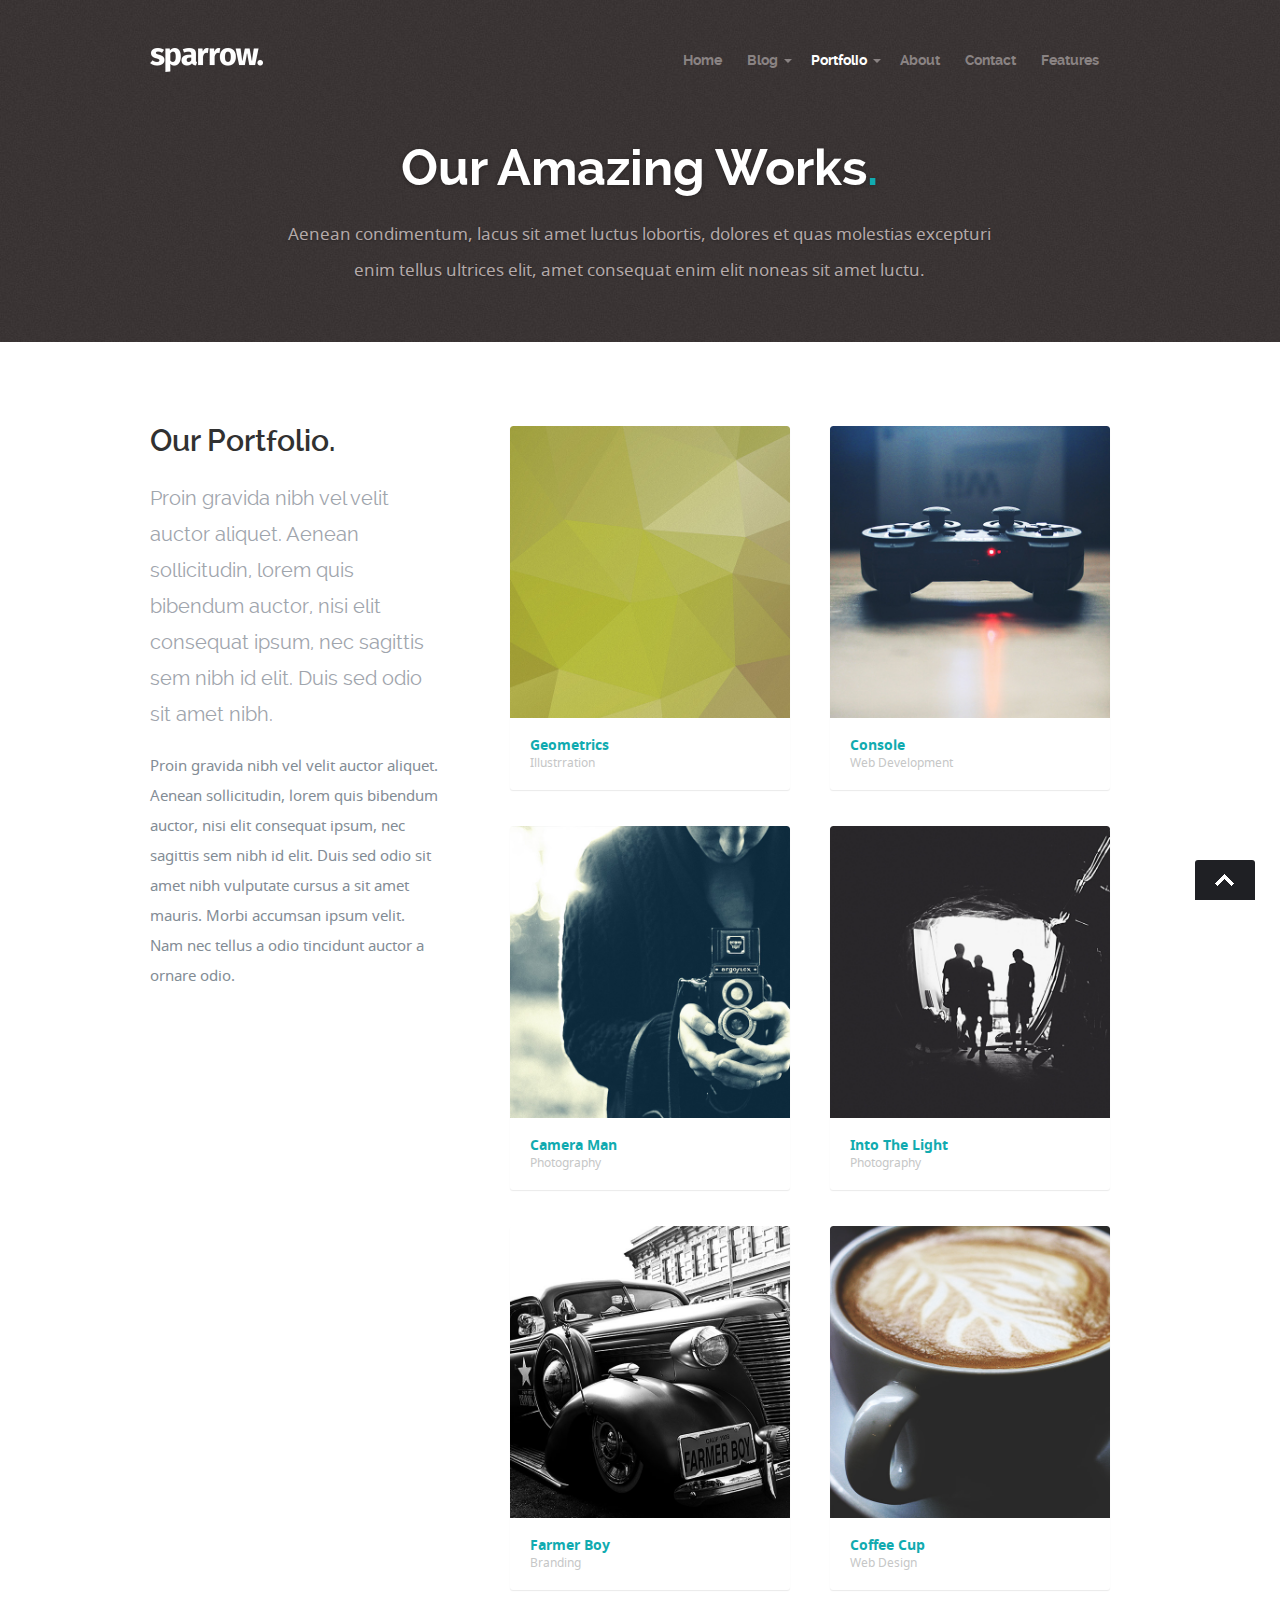
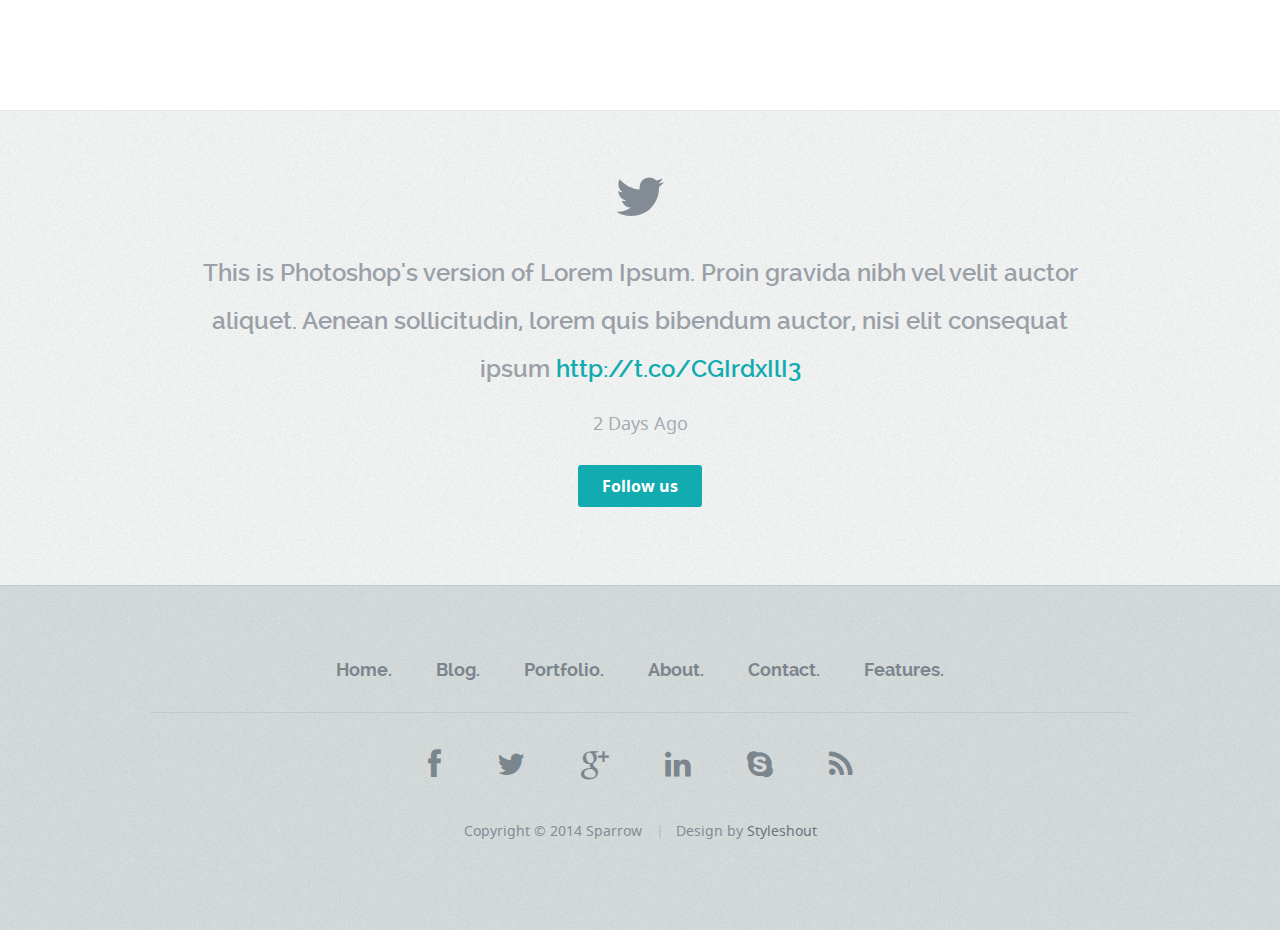
<file: portfolio-index.html>
<!DOCTYPE html>
<!--[if lt IE 8 ]><html class="no-js ie ie7" lang="en"> <![endif]-->
<!--[if IE 8 ]><html class="no-js ie ie8" lang="en"> <![endif]-->
<!--[if (gte IE 8)|!(IE)]><!--><html class="no-js" lang="en"> <!--<![endif]-->
<head>

   <!--- Basic Page Needs
   ================================================== -->
   <meta charset="utf-8">
	<title>Portfolio | Sparrow</title>
	<meta name="description" content="">
	<meta name="author" content="">

   <!-- Mobile Specific Metas
   ================================================== -->
	<meta name="viewport" content="width=device-width, initial-scale=1, maximum-scale=1">

	<!-- CSS
    ================================================== -->
   <link rel="stylesheet" href="css/default.css">
	<link rel="stylesheet" href="css/layout.css">
   <link rel="stylesheet" href="css/media-queries.css">

   <!-- Script
   ================================================== -->
	<script src="js/modernizr.js"></script>

   <!-- Favicons
	================================================== -->
	<link rel="shortcut icon" href="favicon.ico" >

</head>

<body>

   <!-- Header
   ================================================== -->
   <header>

      <div class="row">

         <div class="twelve columns">

            <div class="logo">
               <a href="#"><img alt="" src="images/logo.png"></a>
            </div>

            <nav id="nav-wrap">

               <a class="mobile-btn" href="#nav-wrap" title="Show navigation">Show navigation</a>
	            <a class="mobile-btn" href="#" title="Hide navigation">Hide navigation</a>

               <ul id="nav" class="nav">

	               <li><a href="index.html">Home</a></li>
	               <li><span><a href="blog.html">Blog</a></span>
                     <ul>
                        <li><a href="blog.html">Blog Index</a></li>
                        <li><a href="single.html">Post</a></li>
                     </ul>
                  </li>
                  <li class="current"><span><a href="portfolio-index.html">Portfolio</a></span>
                     <ul>
                        <li><a href="portfolio-index.html">Portfolio Index</a></li>
                        <li><a href="portfolio.html">Portfolio Entry</a></li>
                     </ul>
                  </li>
	               <li><a href="about.html">About</a></li>
                  <li><a href="contact.html">Contact</a></li>
                  <li><a href="styles.html">Features</a></li>

               </ul> <!-- end #nav -->

            </nav> <!-- end #nav-wrap -->

         </div>

      </div>

   </header> <!-- Header End -->

   <!-- Page Title
   ================================================== -->
   <div id="page-title">

      <div class="row">

         <div class="ten columns centered text-center">
            <h1>Our Amazing Works<span>.</span></h1>

            <p>Aenean condimentum, lacus sit amet luctus lobortis, dolores et quas molestias excepturi
            enim tellus ultrices elit, amet consequat enim elit noneas sit amet luctu. </p>
         </div>

      </div>

   </div> <!-- Page Title End-->

   <!-- Content
   ================================================== -->
   <div class="content-outer">

      <div id="page-content" class="row portfolio">

         <section class="entry cf">

            <div id="secondary"  class="four columns entry-details">

               <h1>Our Portfolio.</h1>

               <p class="lead">Proin gravida nibh vel velit auctor aliquet. Aenean sollicitudin, lorem quis bibendum auctor,
               nisi elit consequat ipsum, nec sagittis sem nibh id elit. Duis sed odio sit amet nibh.</p>

               <p>Proin gravida nibh vel velit auctor aliquet. Aenean sollicitudin, lorem quis bibendum auctor,
               nisi elit consequat ipsum, nec sagittis sem nibh id elit. Duis sed odio sit amet nibh vulputate
               cursus a sit amet mauris. Morbi accumsan ipsum velit. Nam nec tellus a odio tincidunt auctor a
               ornare odio.</p>

            </div> <!-- Secondary End-->

            <div id="primary" class="eight columns portfolio-list">

               <div id="portfolio-wrapper" class="bgrid-halves cf">

          		   <div class="columns portfolio-item first">
                     <div class="item-wrap">
          				   <a href="portfolio.html">
                           <img alt="" src="images/portfolio/geometrics.jpg">
                           <div class="overlay"></div>
                           <div class="link-icon"><i class="fa fa-link"></i></div>
                        </a>
          					<div class="portfolio-item-meta">
          					   <h5><a href="portfolio.html">Geometrics</a></h5>
                           <p>Illustrration</p>
          					</div>
                     </div>
          			</div>

                  <div class="columns portfolio-item">
                     <div class="item-wrap">
          				   <a href="portfolio.html">
                           <img alt="" src="images/portfolio/console.jpg">
                           <div class="overlay"></div>
                           <div class="link-icon"><i class="fa fa-link"></i></div>
                        </a>
          					<div class="portfolio-item-meta">
          					   <h5><a href="portfolio.html">Console</a></h5>
                           <p>Web Development</p>
          					</div>
                     </div>
          			</div>

                  <div class="columns portfolio-item first">
                     <div class="item-wrap">
          				   <a href="portfolio.html">
                           <img alt="" src="images/portfolio/camera-man.jpg">
                           <div class="overlay"></div>
                           <div class="link-icon"><i class="fa fa-link"></i></div>
                        </a>
          					<div class="portfolio-item-meta">
          					   <h5><a href="portfolio.html">Camera Man</a></h5>
                           <p>Photography</p>
          					</div>
                     </div>
          			</div>

                  <div class="columns portfolio-item">
                     <div class="item-wrap">
          				   <a href="portfolio.html">
                           <img alt="" src="images/portfolio/into-the-light.jpg">
                           <div class="overlay"></div>
                           <div class="link-icon"><i class="fa fa-link"></i></div>
                        </a>
          					<div class="portfolio-item-meta">
          					   <h5><a href="portfolio.html">Into The Light</a></h5>
                           <p>Photography</p>
          					</div>
                     </div>
          			</div>

                  <div class="columns portfolio-item first">
                     <div class="item-wrap">
          				   <a href="portfolio.html">
                           <img alt="" src="images/portfolio/farmerboy.jpg">
                           <div class="overlay"></div>
                           <div class="link-icon"><i class="fa fa-link"></i></div>
                        </a>
          					<div class="portfolio-item-meta">
          					   <h5><a href="portfolio.html">Farmer Boy</a></h5>
                           <p>Branding</p>
          					</div>
                     </div>
          			</div>

                  <div class="columns portfolio-item">
                     <div class="item-wrap">
          				   <a href="portfolio.html">
                           <img alt="" src="images/portfolio/coffee-cup.jpg">
                           <div class="overlay"></div>
                           <div class="link-icon"><i class="fa fa-link"></i></div>
                        </a>
          					<div class="portfolio-item-meta">
          					   <h5><a href="portfolio.html">Coffee Cup</a></h5>
                           <p>Web Design</p>
          					</div>
                     </div>
          			</div>

               </div>

            </div> <!-- primary end-->

         </section> <!-- end section -->

      </div> <!-- #page-content end-->

   </div> <!-- content End-->

   <!-- Tweets Section
   ================================================== -->
   <section id="tweets">

      <div class="row">

         <div class="tweeter-icon align-center">
            <i class="fa fa-twitter"></i>
         </div>

         <ul id="twitter" class="align-center">
            <li>
               <span>
               This is Photoshop's version  of Lorem Ipsum. Proin gravida nibh vel velit auctor aliquet.
               Aenean sollicitudin, lorem quis bibendum auctor, nisi elit consequat ipsum
               <a href="#">http://t.co/CGIrdxIlI3</a>
               </span>
               <b><a href="#">2 Days Ago</a></b>
            </li>
            <!--
            <li>
               <span>
               This is Photoshop's version  of Lorem Ipsum. Proin gravida nibh vel velit auctor aliquet.
               Aenean sollicitudin, lorem quis bibendum auctor, nisi elit consequat ipsum
               <a href="#">http://t.co/CGIrdxIlI3</a>
               </span>
               <b><a href="#">3 Days Ago</a></b>
            </li>
            -->
         </ul>

         <p class="align-center"><a href="#" class="button">Follow us</a></p>

      </div>

   </section> <!-- Tweet Section End-->

   <!-- footer
   ================================================== -->
   <footer>

      <div class="row">

         <div class="twelve columns">

            <ul class="footer-nav">
					<li><a href="#">Home.</a></li>
              	<li><a href="#">Blog.</a></li>
              	<li><a href="#">Portfolio.</a></li>
              	<li><a href="#">About.</a></li>
              	<li><a href="#">Contact.</a></li>
               <li><a href="#">Features.</a></li>
			   </ul>

            <ul class="footer-social">
               <li><a href="#"><i class="fa fa-facebook"></i></a></li>
               <li><a href="#"><i class="fa fa-twitter"></i></a></li>
               <li><a href="#"><i class="fa fa-google-plus"></i></a></li>
               <li><a href="#"><i class="fa fa-linkedin"></i></a></li>
               <li><a href="#"><i class="fa fa-skype"></i></a></li>
               <li><a href="#"><i class="fa fa-rss"></i></a></li>
            </ul>

            <ul class="copyright">
               <li>Copyright &copy; 2014 Sparrow</li> 
               <li>Design by <a href="http://www.styleshout.com/">Styleshout</a></li>               
            </ul>

         </div>

         <div id="go-top" style="display: block;"><a title="Back to Top" href="#">Go To Top</a></div>

      </div>

   </footer> <!-- Footer End-->

   <!-- Java Script
   ================================================== -->
   <script src="http://ajax.googleapis.com/ajax/libs/jquery/1.10.2/jquery.min.js"></script>
   <script>window.jQuery || document.write('<script src="js/jquery-1.10.2.min.js"><\/script>')</script>
   <script type="text/javascript" src="js/jquery-migrate-1.2.1.min.js"></script>

   <script src="js/jquery.flexslider.js"></script>
   <script src="js/doubletaptogo.js"></script>
   <script src="js/init.js"></script>  

</body>

</html>
</file>
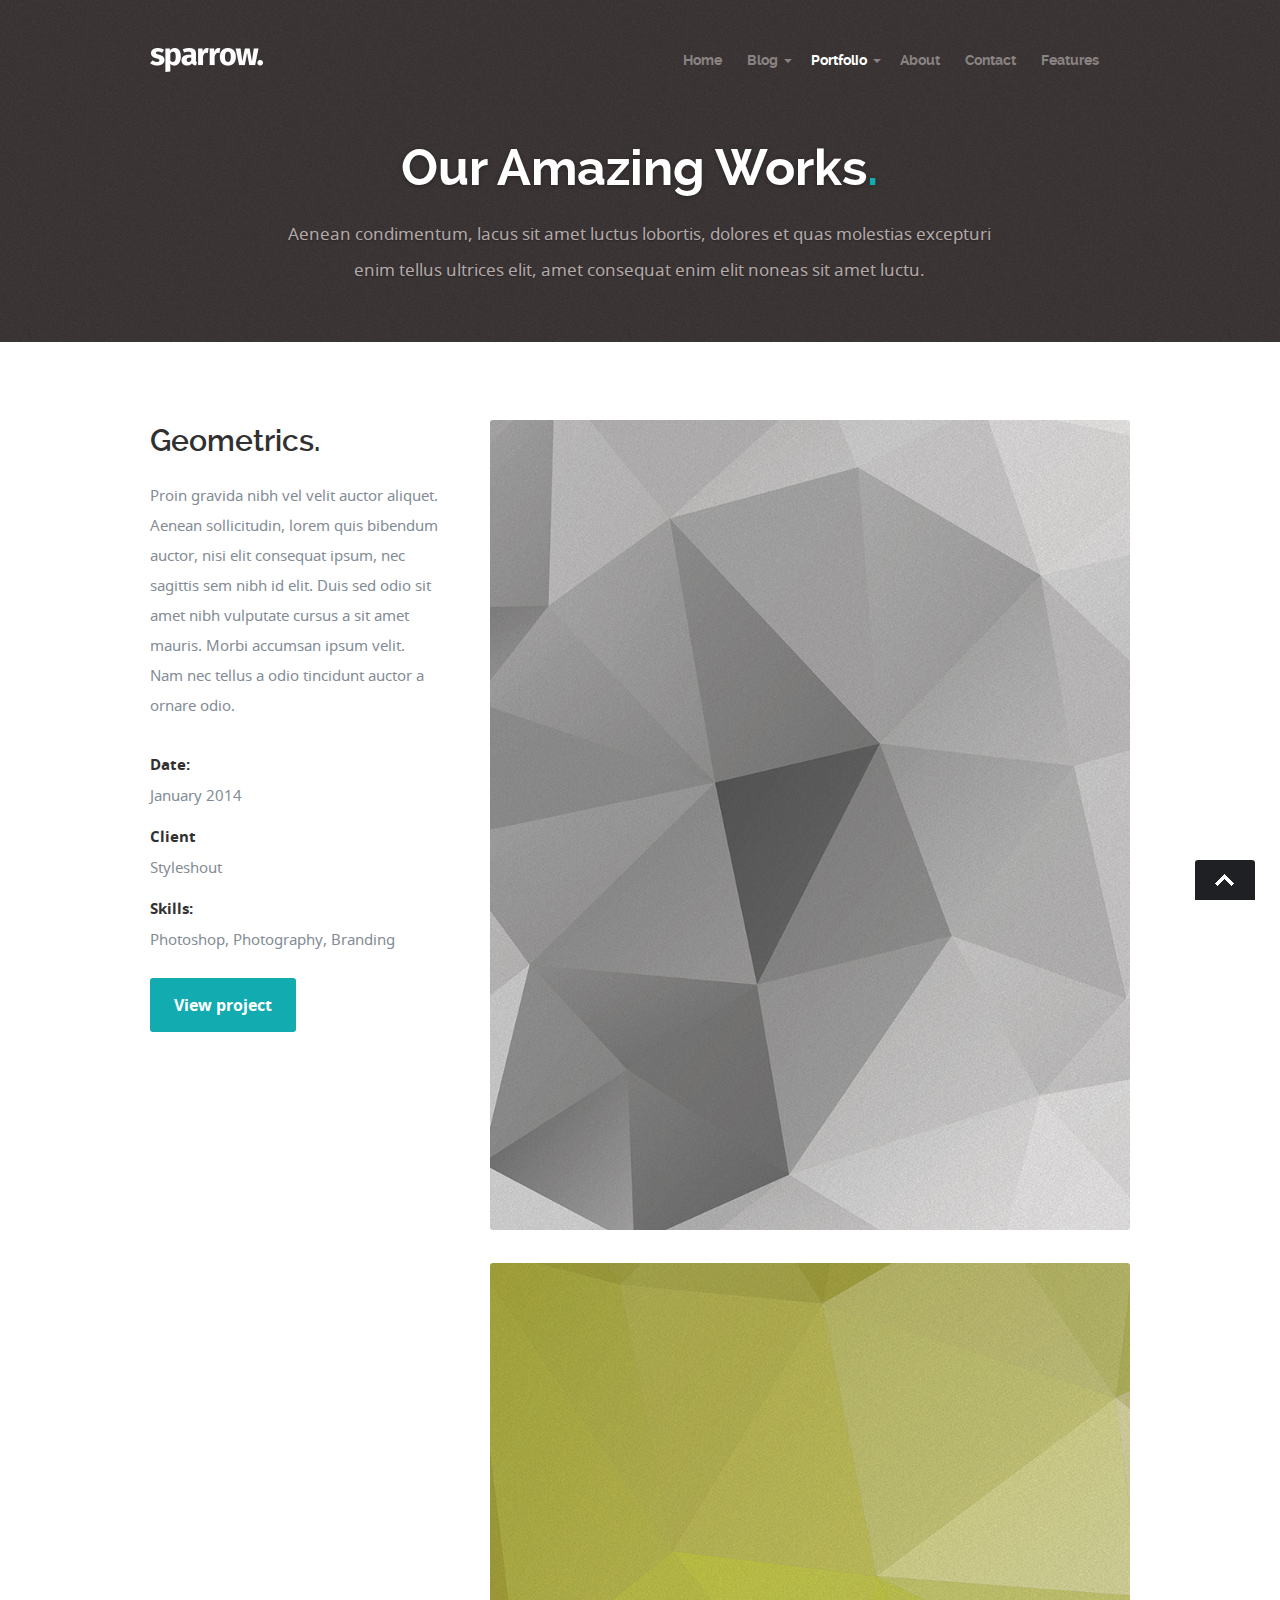
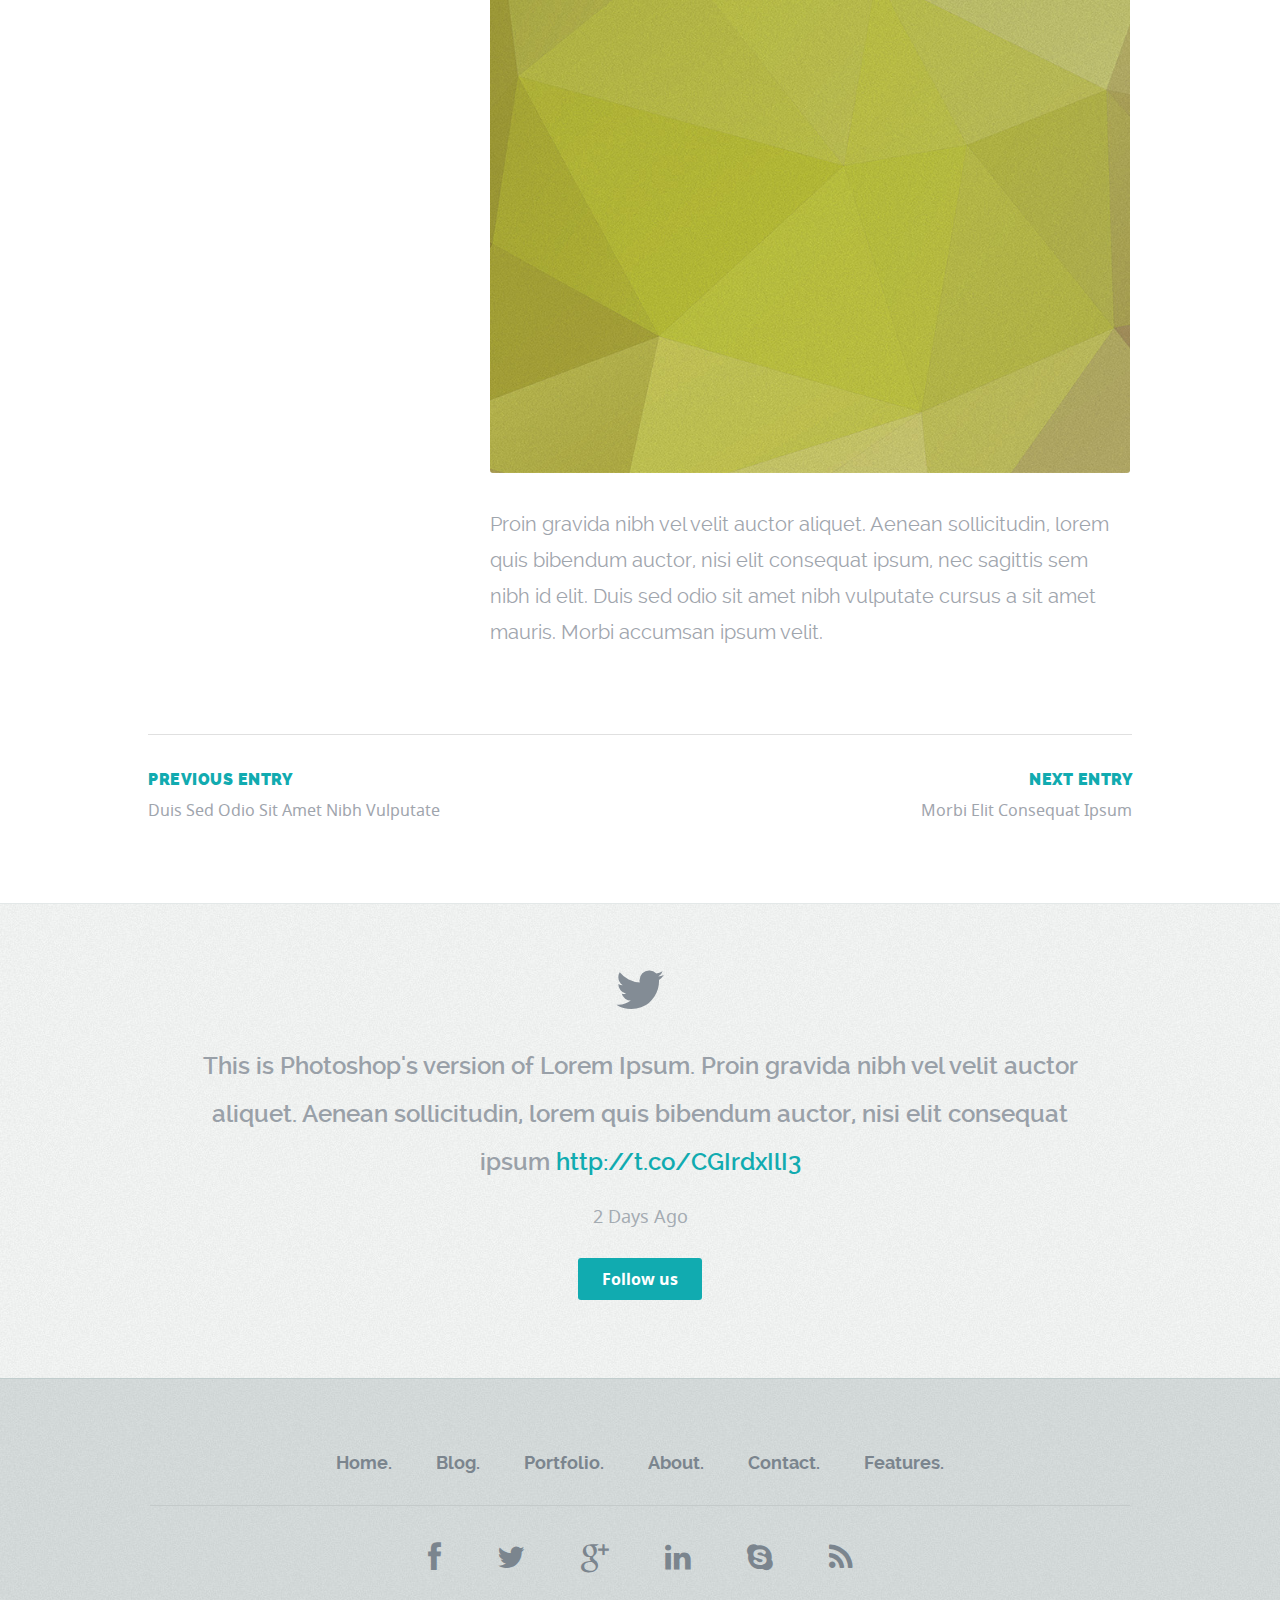
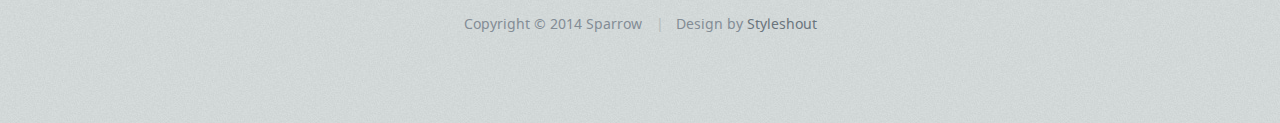
<file: portfolio.html>
<!DOCTYPE html>
<!--[if lt IE 8 ]><html class="no-js ie ie7" lang="en"> <![endif]-->
<!--[if IE 8 ]><html class="no-js ie ie8" lang="en"> <![endif]-->
<!--[if (gte IE 8)|!(IE)]><!--><html class="no-js" lang="en"> <!--<![endif]-->
<head>

   <!--- Basic Page Needs
   ================================================== -->
   <meta charset="utf-8">
	<title>Portfolio Entry | Sparrow</title>
	<meta name="description" content="">
	<meta name="author" content="">

   <!-- Mobile Specific Metas
   ================================================== -->
	<meta name="viewport" content="width=device-width, initial-scale=1, maximum-scale=1">

	<!-- CSS
    ================================================== -->
   <link rel="stylesheet" href="css/default.css">
	<link rel="stylesheet" href="css/layout.css">
   <link rel="stylesheet" href="css/media-queries.css">

   <!-- Script
   ================================================== -->
	<script src="js/modernizr.js"></script>

   <!-- Favicons
	================================================== -->
	<link rel="shortcut icon" href="favicon.ico" >

</head>

<body>

   <!-- Header
   ================================================== -->
   <header>

      <div class="row">

         <div class="twelve columns">

            <div class="logo">
               <a href="#"><img alt="" src="images/logo.png"></a>
            </div>

            <nav id="nav-wrap">

               <a class="mobile-btn" href="#nav-wrap" title="Show navigation">Show navigation</a>
	            <a class="mobile-btn" href="#" title="Hide navigation">Hide navigation</a>

               <ul id="nav" class="nav">

	               <li><a href="index.html">Home</a></li>
	               <li><span><a href="blog.html">Blog</a></span>
                     <ul>
                        <li><a href="blog.html">Blog Index</a></li>
                        <li><a href="single.html">Post</a></li>
                     </ul>
                  </li>
                  <li class="current"><span><a href="portfolio-index.html">Portfolio</a></span>
                     <ul>
                        <li><a href="portfolio-index.html">Portfolio Index</a></li>
                        <li><a href="portfolio.html">Portfolio Entry</a></li>
                     </ul>
                  </li>
	               <li><a href="about.html">About</a></li>
                  <li><a href="contact.html">Contact</a></li>
                  <li><a href="styles.html">Features</a></li>

               </ul> <!-- end #nav -->

            </nav> <!-- end #nav-wrap -->

         </div>

      </div>

   </header> <!-- Header End -->

   <!-- Page Title
   ================================================== -->
   <div id="page-title">

      <div class="row">

         <div class="ten columns centered text-center">
            <h1>Our Amazing Works<span>.</span></h1>

            <p>Aenean condimentum, lacus sit amet luctus lobortis, dolores et quas molestias excepturi
            enim tellus ultrices elit, amet consequat enim elit noneas sit amet luctu. </p>
         </div>

      </div>

   </div> <!-- Page Title End-->

   <!-- Content
   ================================================== -->
   <div class="content-outer">

      <div id="page-content" class="row portfolio">

         <section class="entry cf">

            <div id="secondary"  class="four columns entry-details">

                  <h1>Geometrics.</h1>

                  <div class="entry-description">

                     <p>Proin gravida nibh vel velit auctor aliquet. Aenean sollicitudin, lorem quis bibendum auctor,
                     nisi elit consequat ipsum, nec sagittis sem nibh id elit. Duis sed odio sit amet nibh vulputate
                     cursus a sit amet mauris. Morbi accumsan ipsum velit. Nam nec tellus a odio tincidunt auctor a
                     ornare odio.</p>

                  </div>

                  <ul class="portfolio-meta-list">
						   <li><span>Date: </span>January 2014</li>
						   <li><span>Client </span>Styleshout</li>
						   <li><span>Skills: </span>Photoshop, Photography, Branding</li>
				      </ul>

                  <a class="button" href="http://behance.net">View project</a>

            </div> <!-- secondary End-->

            <div id="primary" class="eight columns">

               <div class="entry-media">

                  <img src="images/portfolio/entries/geometric-backgrounds-01.jpg" alt="" />

                  <img src="images/portfolio/entries/geometric-backgrounds-02.jpg" alt="" />

               </div>

               <div class="entry-excerpt">

				      <p>Proin gravida nibh vel velit auctor aliquet. Aenean sollicitudin, lorem quis bibendum auctor,
                  nisi elit consequat ipsum, nec sagittis sem nibh id elit. Duis sed odio sit amet nibh vulputate
                  cursus a sit amet mauris. Morbi accumsan ipsum velit. </p>

					</div>

            </div> <!-- primary end-->

         </section> <!-- end section -->

         <ul class="post-nav cf">
			   <li class="prev"><a href="#" rel="prev"><strong>Previous Entry</strong> Duis Sed Odio Sit Amet Nibh Vulputate</a></li>
				<li class="next"><a href="#" rel="next"><strong>Next Entry</strong> Morbi Elit Consequat Ipsum</a></li>
			</ul>

      </div>

   </div> <!-- content End-->

   <!-- Tweets Section
   ================================================== -->
   <section id="tweets">

      <div class="row">

         <div class="tweeter-icon align-center">
            <i class="fa fa-twitter"></i>
         </div>

         <ul id="twitter" class="align-center">
            <li>
               <span>
               This is Photoshop's version  of Lorem Ipsum. Proin gravida nibh vel velit auctor aliquet.
               Aenean sollicitudin, lorem quis bibendum auctor, nisi elit consequat ipsum
               <a href="#">http://t.co/CGIrdxIlI3</a>
               </span>
               <b><a href="#">2 Days Ago</a></b>
            </li>
            <!--
            <li>
               <span>
               This is Photoshop's version  of Lorem Ipsum. Proin gravida nibh vel velit auctor aliquet.
               Aenean sollicitudin, lorem quis bibendum auctor, nisi elit consequat ipsum
               <a href="#">http://t.co/CGIrdxIlI3</a>
               </span>
               <b><a href="#">3 Days Ago</a></b>
            </li>
            -->
         </ul>

         <p class="align-center"><a href="#" class="button">Follow us</a></p>

      </div>

   </section> <!-- Tweet Section End-->

   <!-- footer
   ================================================== -->
   <footer>

      <div class="row">

         <div class="twelve columns">

            <ul class="footer-nav">
					<li><a href="#">Home.</a></li>
              	<li><a href="#">Blog.</a></li>
              	<li><a href="#">Portfolio.</a></li>
              	<li><a href="#">About.</a></li>
              	<li><a href="#">Contact.</a></li>
               <li><a href="#">Features.</a></li>
			   </ul>

            <ul class="footer-social">
               <li><a href="#"><i class="fa fa-facebook"></i></a></li>
               <li><a href="#"><i class="fa fa-twitter"></i></a></li>
               <li><a href="#"><i class="fa fa-google-plus"></i></a></li>
               <li><a href="#"><i class="fa fa-linkedin"></i></a></li>
               <li><a href="#"><i class="fa fa-skype"></i></a></li>
               <li><a href="#"><i class="fa fa-rss"></i></a></li>
            </ul>

            <ul class="copyright">
               <li>Copyright &copy; 2014 Sparrow</li> 
               <li>Design by <a href="http://www.styleshout.com/">Styleshout</a></li>               
            </ul>

         </div>

         <div id="go-top" style="display: block;"><a title="Back to Top" href="#">Go To Top</a></div>

      </div>

   </footer> <!-- Footer End-->

   <!-- Java Script
   ================================================== -->
   <script src="http://ajax.googleapis.com/ajax/libs/jquery/1.10.2/jquery.min.js"></script>
   <script>window.jQuery || document.write('<script src="js/jquery-1.10.2.min.js"><\/script>')</script>
   <script type="text/javascript" src="js/jquery-migrate-1.2.1.min.js"></script>

   <script src="js/jquery.flexslider.js"></script>
   <script src="js/doubletaptogo.js"></script>
   <script src="js/init.js"></script>

</body>

</html>
</file>
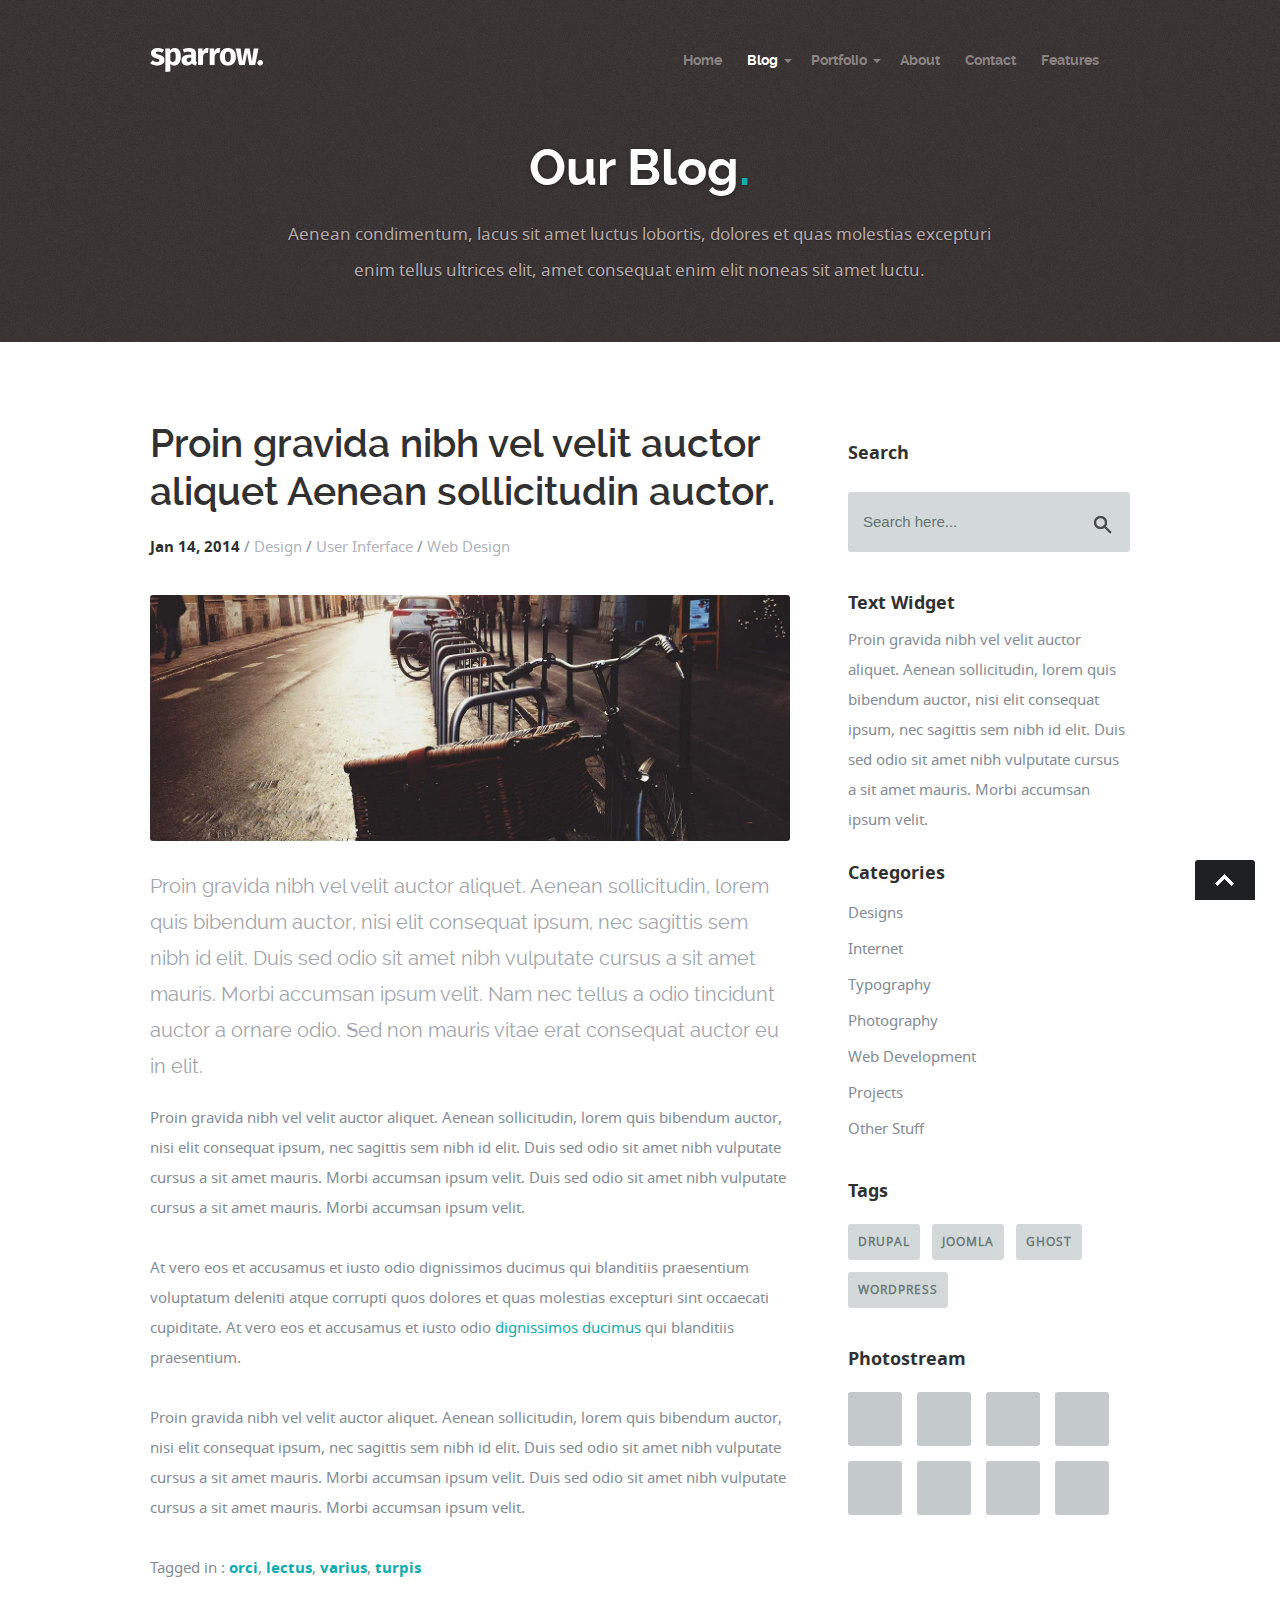
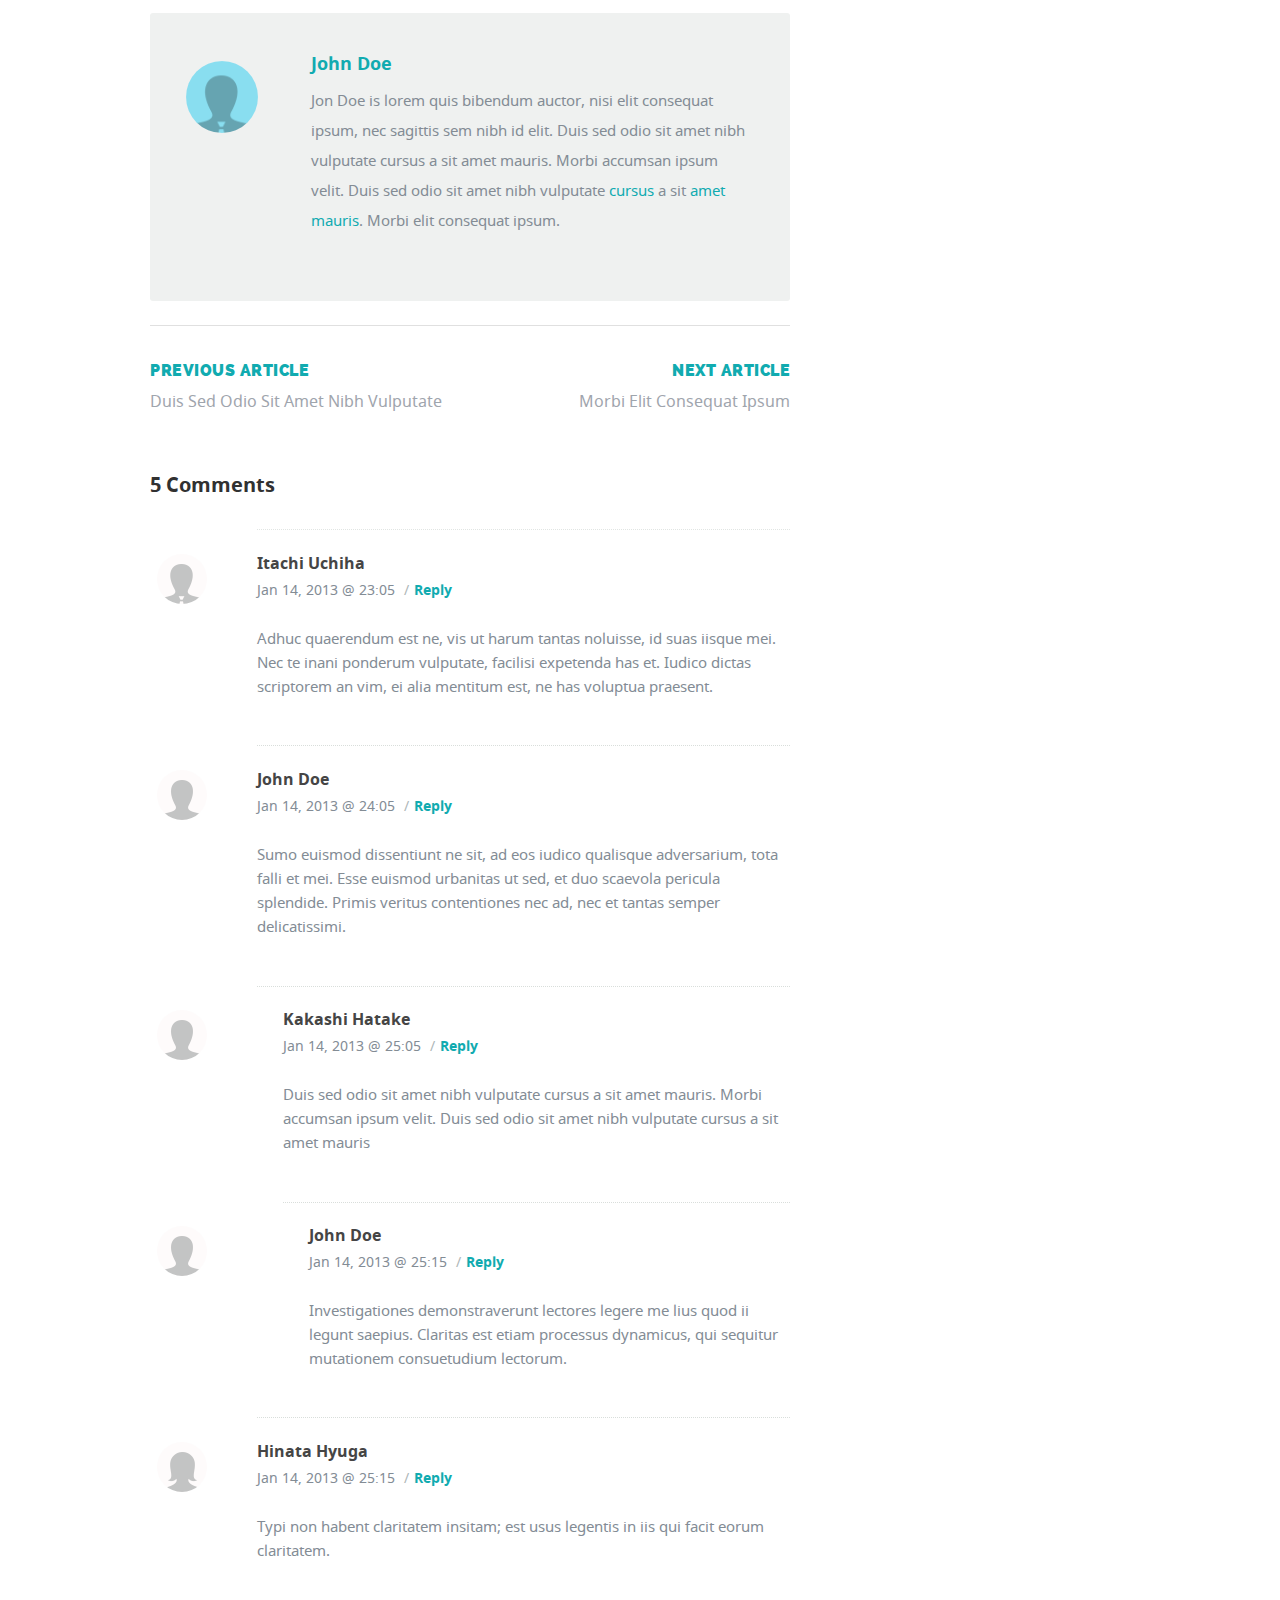
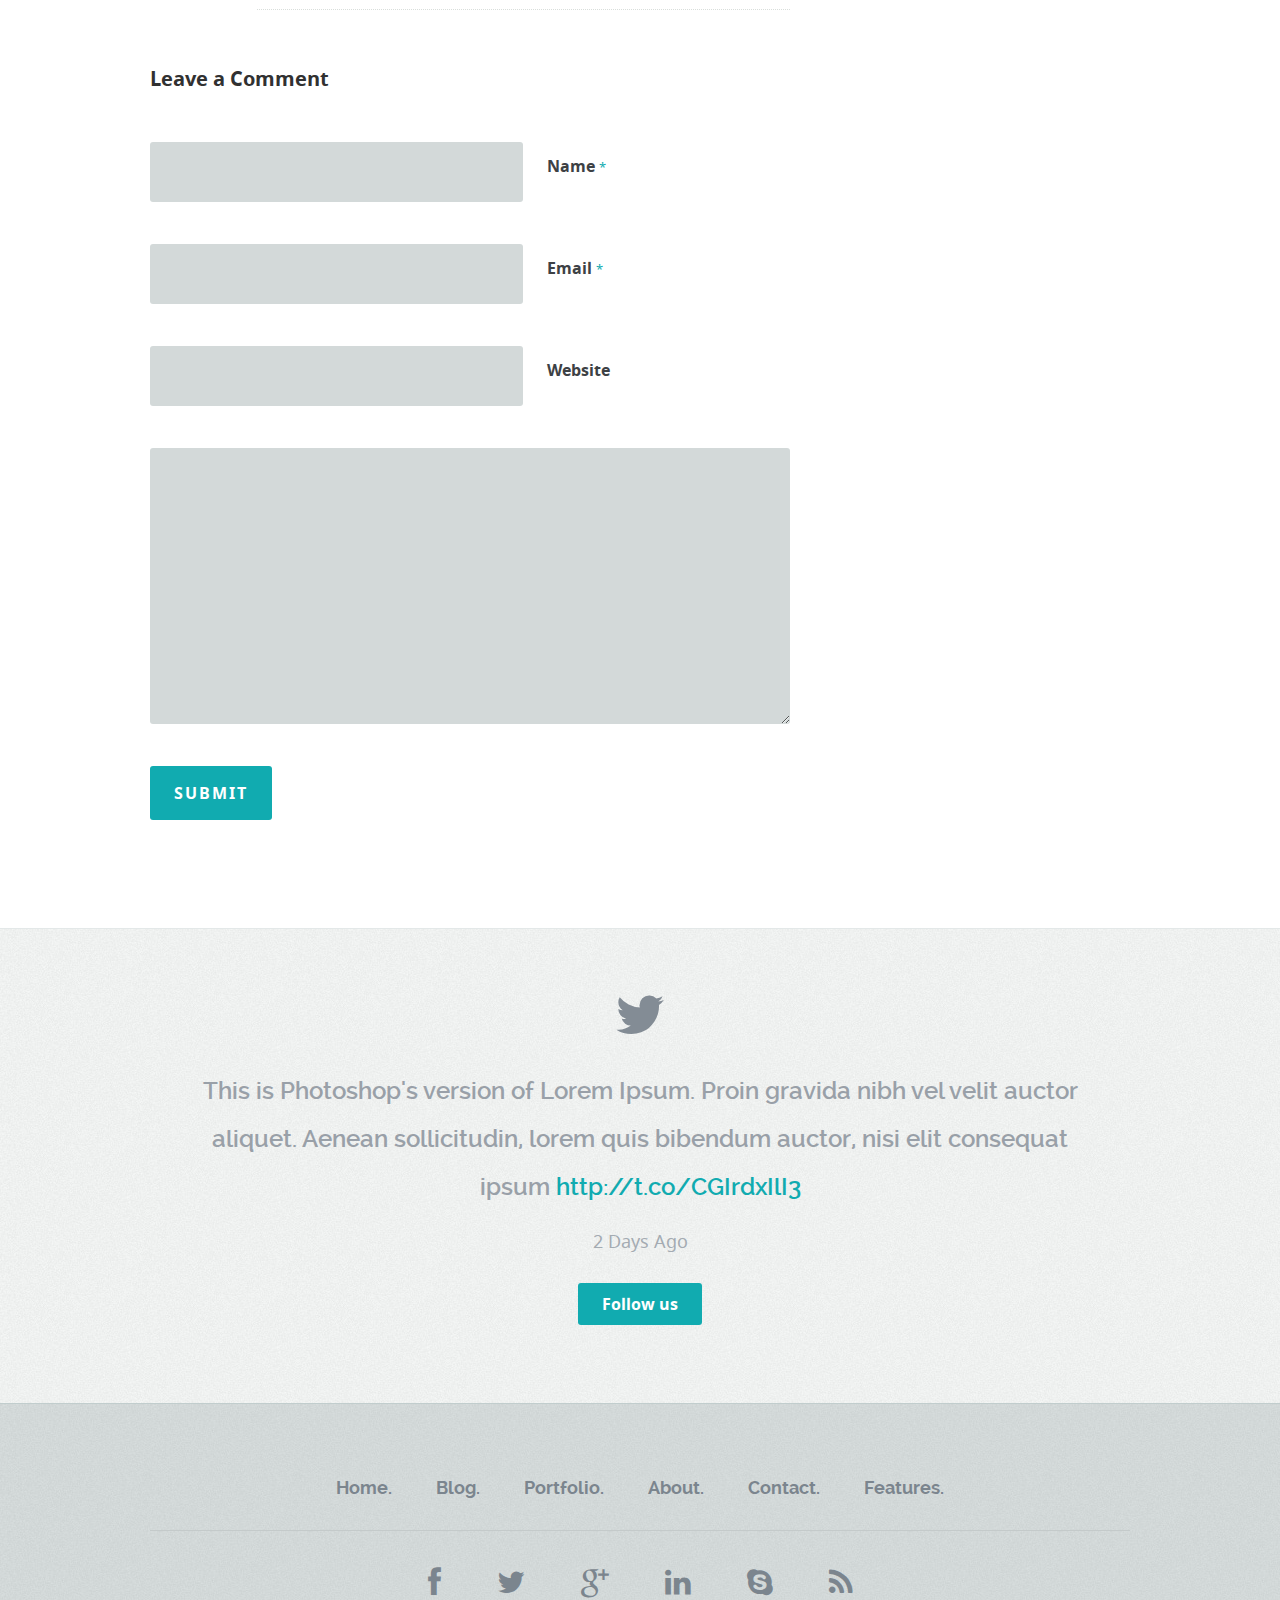
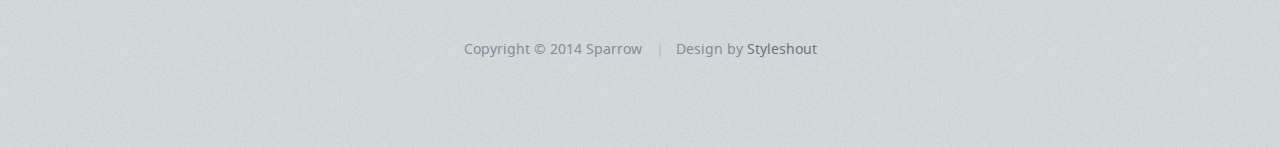
<file: single.html>
<!DOCTYPE html>
<!--[if lt IE 8 ]><html class="no-js ie ie7" lang="en"> <![endif]-->
<!--[if IE 8 ]><html class="no-js ie ie8" lang="en"> <![endif]-->
<!--[if (gte IE 8)|!(IE)]><!--><html class="no-js" lang="en"> <!--<![endif]-->
<head>

   <!--- Basic Page Needs
   ================================================== -->
   <meta charset="utf-8">
	<title>Blog Post | Sparrow</title>
	<meta name="description" content="">
	<meta name="author" content="">

   <!-- Mobile Specific Metas
   ================================================== -->
	<meta name="viewport" content="width=device-width, initial-scale=1, maximum-scale=1">

	<!-- CSS
    ================================================== -->
   <link rel="stylesheet" href="css/default.css">
	<link rel="stylesheet" href="css/layout.css">
   <link rel="stylesheet" href="css/media-queries.css">

   <!-- Script
   ================================================== -->
	<script src="js/modernizr.js"></script>

   <!-- Favicons
	================================================== -->
	<link rel="shortcut icon" href="favicon.ico" >

</head>

<body>

   <!-- Header
   ================================================== -->
   <header>

      <div class="row">

         <div class="twelve columns">

            <div class="logo">
               <a href="index.html"><img alt="" src="images/logo.png"></a>
            </div>

            <nav id="nav-wrap">

               <a class="mobile-btn" href="#nav-wrap" title="Show navigation">Show navigation</a>
	            <a class="mobile-btn" href="#" title="Hide navigation">Hide navigation</a>

               <ul id="nav" class="nav">

	               <li><a href="index.html">Home</a></li>
	               <li class="current"><span><a href="blog.html">Blog</a></span>
                     <ul>
                        <li><a href="blog.html">Blog Index</a></li>
                        <li><a href="single.html">Post</a></li>
                     </ul>
                  </li>
                  <li><span><a href="portfolio-index.html">Portfolio</a></span>
                     <ul>
                        <li><a href="portfolio-index.html">Portfolio Index</a></li>
                        <li><a href="portfolio.html">Portfolio Entry</a></li>
                     </ul>
                  </li>
	               <li><a href="about.html">About</a></li>
                  <li><a href="contact.html">Contact</a></li>
                  <li><a href="styles.html">Features</a></li>

               </ul> <!-- end #nav -->

            </nav> <!-- end #nav-wrap -->

         </div>

      </div>

   </header> <!-- Header End -->

   <!-- Page Title
   ================================================== -->
   <div id="page-title">

      <div class="row">

         <div class="ten columns centered text-center">
            <h1>Our Blog<span>.</span></h1>

            <p>Aenean condimentum, lacus sit amet luctus lobortis, dolores et quas molestias excepturi
            enim tellus ultrices elit, amet consequat enim elit noneas sit amet luctu. </p>
         </div>

      </div>

   </div> <!-- Page Title End-->

   <!-- Content
   ================================================== -->
   <div class="content-outer">

      <div id="page-content" class="row">

         <div id="primary" class="eight columns">

            <article class="post">

               <div class="entry-header cf">

                  <h1>Proin gravida nibh vel velit auctor aliquet Aenean sollicitudin auctor.</h1>

                  <p class="post-meta">

                     <time class="date" datetime="2014-01-14T11:24">Jan 14, 2014</time>
                     /
                     <span class="categories">
                     <a href="#">Design</a> /
                     <a href="#">User Inferface</a> /
                     <a href="#">Web Design</a>
                     </span>

                  </p>

               </div>

               <div class="post-thumb">
                  <img src="images/post-image/post-image-1300x500-01.jpg" alt="post-image" title="post-image">
               </div>

               <div class="post-content">

                  <p class="lead">Proin gravida nibh vel velit auctor aliquet. Aenean sollicitudin, lorem quis bibendum auctor,
                  nisi elit consequat ipsum, nec sagittis sem nibh id elit. Duis sed odio sit amet nibh vulputate
                  cursus a sit amet mauris. Morbi accumsan ipsum velit. Nam nec tellus a odio tincidunt auctor a
                  ornare odio. Sed non  mauris vitae erat consequat auctor eu in elit. </p>

                  <p>Proin gravida nibh vel velit auctor aliquet. Aenean sollicitudin, lorem quis bibendum auctor,
                  nisi elit consequat ipsum, nec sagittis sem nibh id elit. Duis sed odio sit amet nibh vulputate
                  cursus a sit amet mauris. Morbi accumsan ipsum velit. Duis sed odio sit amet nibh vulputate
                  cursus a sit amet mauris. Morbi accumsan ipsum velit.</p>

                  <p>At vero eos et accusamus et iusto odio dignissimos ducimus qui blanditiis praesentium voluptatum
                  deleniti atque corrupti quos dolores et quas molestias excepturi sint occaecati cupiditate.
                  At vero eos et accusamus et iusto odio <a href="#">dignissimos ducimus</a> qui blanditiis praesentium.</p>

                  <p>Proin gravida nibh vel velit auctor aliquet. Aenean sollicitudin, lorem quis bibendum auctor,
                  nisi elit consequat ipsum, nec sagittis sem nibh id elit. Duis sed odio sit amet nibh vulputate
                  cursus a sit amet mauris. Morbi accumsan ipsum velit. Duis sed odio sit amet nibh vulputate
                  cursus a sit amet mauris. Morbi accumsan ipsum velit.</p>

                  <p class="tags">
  			            <span>Tagged in </span>:
  				         <a href="#">orci</a>, <a href="#">lectus</a>, <a href="#">varius</a>, <a href="#">turpis</a>
  			         </p>

                  <div class="bio cf">

                     <div class="gravatar">
                        <img src="images/author-img.png" alt="">
                     </div>
                     <div class="about">
                        <h5><a title="Posts by John Doe" href="#" rel="author">John Doe</a></h5>
                        <p>Jon Doe is lorem quis bibendum auctor, nisi elit consequat ipsum, nec sagittis sem nibh id elit. Duis sed odio sit amet nibh vulputate
                        cursus a sit amet mauris. Morbi accumsan ipsum velit. Duis sed odio sit amet nibh vulputate
                        <a href="#">cursus</a> a sit <a href="#">amet mauris</a>. Morbi elit consequat ipsum.</p>
                     </div>

                  </div>

                  <ul class="post-nav cf">
  			            <li class="prev"><a rel="prev" href="#"><strong>Previous Article</strong> Duis Sed Odio Sit Amet Nibh Vulputate</a></li>
  				         <li class="next"><a rel="next" href="#"><strong>Next Article</strong> Morbi Elit Consequat Ipsum</a></li>
  			         </ul>

               </div>

            </article> <!-- post end -->

            <!-- Comments
            ================================================== -->
            <div id="comments">

               <h3>5 Comments</h3>

               <!-- commentlist -->
               <ol class="commentlist">

                  <li class="depth-1">

                     <div class="avatar">
                        <img width="50" height="50" class="avatar" src="images/user-01.png" alt="">
                     </div>

                     <div class="comment-info">
                        <cite>Itachi Uchiha</cite>

                        <div class="comment-meta">
                           <time class="comment-time" datetime="2014-01-14T23:05">Jan 14, 2013 @ 23:05</time>
                           <span class="sep">/</span><a class="reply" href="#">Reply</a>
                        </div>
                     </div>

                     <div class="comment-text">
                        <p>Adhuc quaerendum est ne, vis ut harum tantas noluisse, id suas iisque mei. Nec te inani ponderum vulputate,
                        facilisi expetenda has et. Iudico dictas scriptorem an vim, ei alia mentitum est, ne has voluptua praesent.</p>
                     </div>

                  </li>

                  <li class="thread-alt depth-1">

                     <div class="avatar">
                        <img width="50" height="50" class="avatar" src="images/user-03.png" alt="">
                     </div>

                     <div class="comment-info">
                        <cite>John Doe</cite>

                        <div class="comment-meta">
                           <time class="comment-time" datetime="2014-01-14T24:05">Jan 14, 2013 @ 24:05</time>
                           <span class="sep">/</span><a class="reply" href="#">Reply</a>
                        </div>
                     </div>

                     <div class="comment-text">
                        <p>Sumo euismod dissentiunt ne sit, ad eos iudico qualisque adversarium, tota falli et mei. Esse euismod
                        urbanitas ut sed, et duo scaevola pericula splendide. Primis veritus contentiones nec ad, nec et
                        tantas semper delicatissimi.</p>
                     </div>

                     <ul class="children">

                        <li class="depth-2">

                           <div class="avatar">
                              <img width="50" height="50" class="avatar" src="images/user-03.png" alt="">
                           </div>

                           <div class="comment-info">
                              <cite>Kakashi Hatake</cite>

                              <div class="comment-meta">
                                 <time class="comment-time" datetime="2014-01-14T25:05">Jan 14, 2013 @ 25:05</time>
                                 <span class="sep">/</span><a class="reply" href="#">Reply</a>
                              </div>
                           </div>

                           <div class="comment-text">
                              <p>Duis sed odio sit amet nibh vulputate
                              cursus a sit amet mauris. Morbi accumsan ipsum velit. Duis sed odio sit amet nibh vulputate
                              cursus a sit amet mauris</p>
                           </div>

                           <ul class="children">

                              <li class="depth-3">

                                 <div class="avatar">
                                    <img width="50" height="50" class="avatar" src="images/user-03.png" alt="">
                                 </div>

                                 <div class="comment-info">
                                    <cite>John Doe</cite>

                                    <div class="comment-meta">
                                       <time class="comment-time" datetime="2014-01-14T25:15">Jan 14, 2013 @ 25:15</time>
                                       <span class="sep">/</span><a class="reply" href="#">Reply</a>
                                    </div>
                                 </div>

                                 <div class="comment-text">
                                    <p>Investigationes demonstraverunt lectores legere me lius quod ii legunt saepius. Claritas est
                                    etiam processus dynamicus, qui sequitur mutationem consuetudium lectorum.</p>
                                 </div>

                              </li>

                           </ul>

                        </li>

                     </ul>

                  </li>

                  <li class="depth-1">

                     <div class="avatar">
                        <img width="50" height="50" class="avatar" src="images/user-02.png" alt="">
                     </div>

                     <div class="comment-info">
                        <cite>Hinata Hyuga</cite>

                        <div class="comment-meta">
                           <time class="comment-time" datetime="2014-01-14T25:15">Jan 14, 2013 @ 25:15</time>
                           <span class="sep">/</span><a class="reply" href="#">Reply</a>
                        </div>
                     </div>

                     <div class="comment-text">
                        <p>Typi non habent claritatem insitam; est usus legentis in iis qui facit eorum claritatem.</p>
                     </div>

                  </li>

               </ol> <!-- Commentlist End -->


               <!-- respond -->
               <div class="respond">

                  <h3>Leave a Comment</h3>

                  <!-- form -->
                  <form name="contactForm" id="contactForm" method="post" action="">
  					   <fieldset>

                     <div class="cf">
  						      <label for="cName">Name <span class="required">*</span></label>
  						      <input name="cName" type="text" id="cName" size="35" value="" />
                     </div>

                     <div class="cf">
  						      <label for="cEmail">Email <span class="required">*</span></label>
  						      <input name="cEmail" type="text" id="cEmail" size="35" value="" />
                     </div>

                     <div class="cf">
  						      <label for="cWebsite">Website</label>
  						      <input name="cWebsite" type="text" id="cWebsite" size="35" value="" />
                     </div>

                     <div class="message cf">
                        <label  for="cMessage">Message <span class="required">*</span></label>
                        <textarea name="cMessage"  id="cMessage" rows="10" cols="50" ></textarea>
                     </div>

                     <button type="submit" class="submit">Submit</button>

  					   </fieldset>
  				      </form> <!-- Form End -->

               </div> <!-- Respond End -->

            </div>  <!-- Comments End -->

         </div>

         <div id="secondary" class="four columns end">

            <aside id="sidebar">

               <div class="widget widget_search">
                  <h5>Search</h5>
                  <form action="#">

                     <input class="text-search" type="text" onfocus="if (this.value == 'Search here...') { this.value = ''; }" onblur="if(this.value == '') { this.value = 'Search here...'; }" value="Search here...">
                     <input type="submit" class="submit-search" value="">

                  </form>
               </div>

               <div class="widget widget_text">
                  <h5 class="widget-title">Text Widget</h5>
                  <div class="textwidget">Proin gravida nibh vel velit auctor aliquet.
                  Aenean sollicitudin, lorem quis bibendum auctor, nisi elit consequat ipsum,
                  nec sagittis sem nibh id elit. Duis sed odio sit amet nibh vulputate cursus
                  a sit amet mauris. Morbi accumsan ipsum velit. </div>
		         </div>

               <div class="widget widget_categories">
                  <h5 class="widget-title">Categories</h5>
                  <ul class="link-list cf">
                     <li><a href="#">Designs</a></li>
                     <li><a href="#">Internet</a></li>
                     <li><a href="#">Typography</a></li>
                     <li><a href="#">Photography</a></li>
                     <li><a href="#">Web Development</a></li>
                     <li><a href="#">Projects</a></li>
                     <li><a href="#">Other Stuff</a></li>
                  </ul>
               </div>

               <div class="widget widget_tag_cloud">
                  <h5 class="widget-title">Tags</h5>
                  <div class="tagcloud cf">
                     <a href="#">drupal</a>
                     <a href="#">joomla</a>
                     <a href="#">ghost</a>
                     <a href="#">wordpress</a>
                  </div>
               </div>

               <div class="widget widget_photostream">
                  <h5>Photostream</h5>
                  <ul class="photostream cf">
                     <li><a href="#"><img src="images/thumb.jpg" alt="thumbnail"></a></li>
                     <li><a href="#"><img src="images/thumb.jpg" alt="thumbnail"></a></li>
                     <li><a href="#"><img src="images/thumb.jpg" alt="thumbnail"></a></li>
                     <li><a href="#"><img src="images/thumb.jpg" alt="thumbnail"></a></li>
                     <li><a href="#"><img src="images/thumb.jpg" alt="thumbnail"></a></li>
                     <li><a href="#"><img src="images/thumb.jpg" alt="thumbnail"></a></li>
                     <li><a href="#"><img src="images/thumb.jpg" alt="thumbnail"></a></li>
                     <li><a href="#"><img src="images/thumb.jpg" alt="thumbnail"></a></li>
                  </ul>
	            </div>

            </aside> <!-- Sidebar End -->

         </div> <!-- Comments End -->

      </div>

   </div> <!-- Content End-->

   <!-- Tweets Section
   ================================================== -->
   <section id="tweets">

      <div class="row">

         <div class="tweeter-icon align-center">
            <i class="fa fa-twitter"></i>
         </div>

         <ul id="twitter" class="align-center">
            <li>
               <span>
               This is Photoshop's version  of Lorem Ipsum. Proin gravida nibh vel velit auctor aliquet.
               Aenean sollicitudin, lorem quis bibendum auctor, nisi elit consequat ipsum
               <a href="#">http://t.co/CGIrdxIlI3</a>
               </span>
               <b><a href="#">2 Days Ago</a></b>
            </li>
            <!--
            <li>
               <span>
               This is Photoshop's version  of Lorem Ipsum. Proin gravida nibh vel velit auctor aliquet.
               Aenean sollicitudin, lorem quis bibendum auctor, nisi elit consequat ipsum
               <a href="#">http://t.co/CGIrdxIlI3</a>
               </span>
               <b><a href="#">3 Days Ago</a></b>
            </li>
            -->
         </ul>

         <p class="align-center"><a href="#" class="button">Follow us</a></p>

      </div>

   </section> <!-- Tweet Section End-->

   <!-- footer
   ================================================== -->
   <footer>

      <div class="row">

         <div class="twelve columns">

            <ul class="footer-nav">
					<li><a href="#">Home.</a></li>
              	<li><a href="#">Blog.</a></li>
              	<li><a href="#">Portfolio.</a></li>
              	<li><a href="#">About.</a></li>
              	<li><a href="#">Contact.</a></li>
               <li><a href="#">Features.</a></li>
			   </ul>

            <ul class="footer-social">
               <li><a href="#"><i class="fa fa-facebook"></i></a></li>
               <li><a href="#"><i class="fa fa-twitter"></i></a></li>
               <li><a href="#"><i class="fa fa-google-plus"></i></a></li>
               <li><a href="#"><i class="fa fa-linkedin"></i></a></li>
               <li><a href="#"><i class="fa fa-skype"></i></a></li>
               <li><a href="#"><i class="fa fa-rss"></i></a></li>
            </ul>

            <ul class="copyright">
               <li>Copyright &copy; 2014 Sparrow</li> 
               <li>Design by <a href="http://www.styleshout.com/">Styleshout</a></li>               
            </ul>

         </div>

         <div id="go-top" style="display: block;"><a title="Back to Top" href="#">Go To Top</a></div>

      </div>

   </footer> <!-- Footer End-->

   <!-- Java Script
   ================================================== -->
   <script src="http://ajax.googleapis.com/ajax/libs/jquery/1.10.2/jquery.min.js"></script>
   <script>window.jQuery || document.write('<script src="js/jquery-1.10.2.min.js"><\/script>')</script>
   <script type="text/javascript" src="js/jquery-migrate-1.2.1.min.js"></script>

   <script src="js/jquery.flexslider.js"></script>
   <script src="js/doubletaptogo.js"></script>
   <script src="js/init.js"></script>

</body>

</html>
</file>
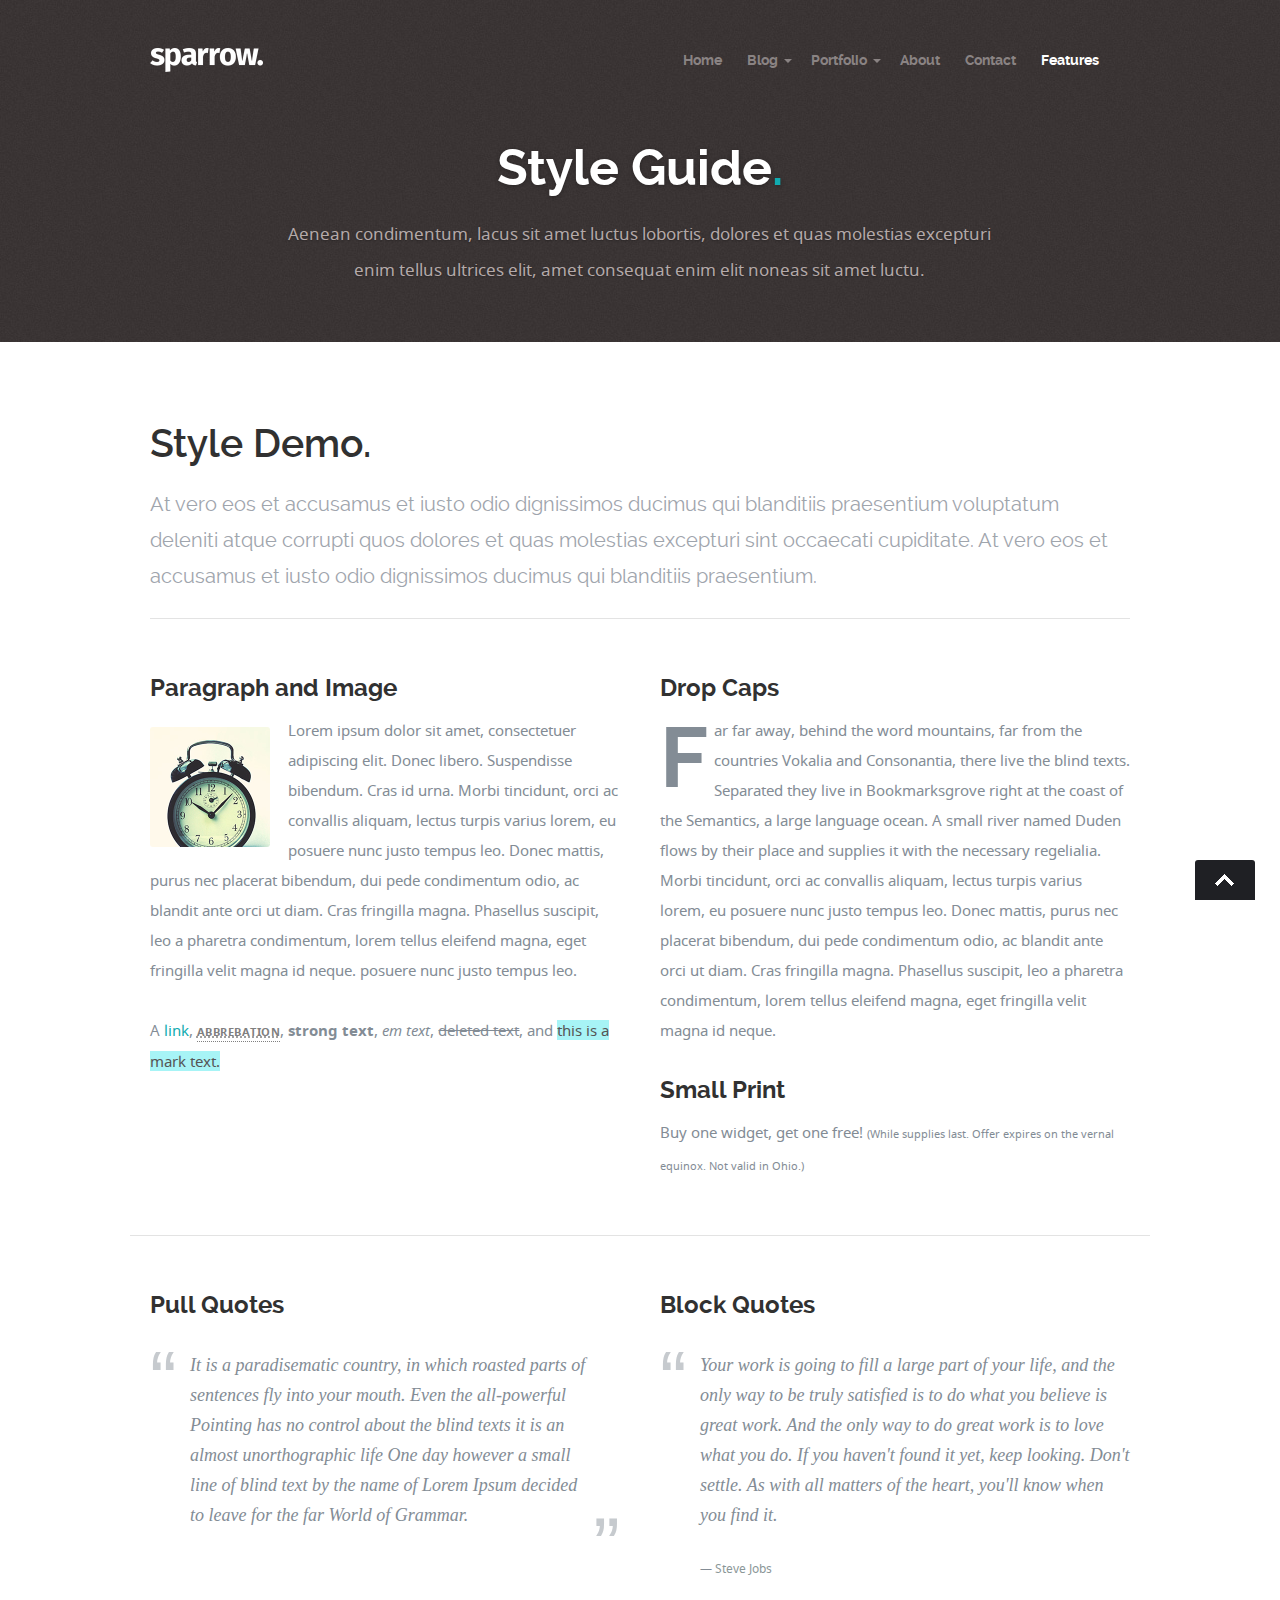
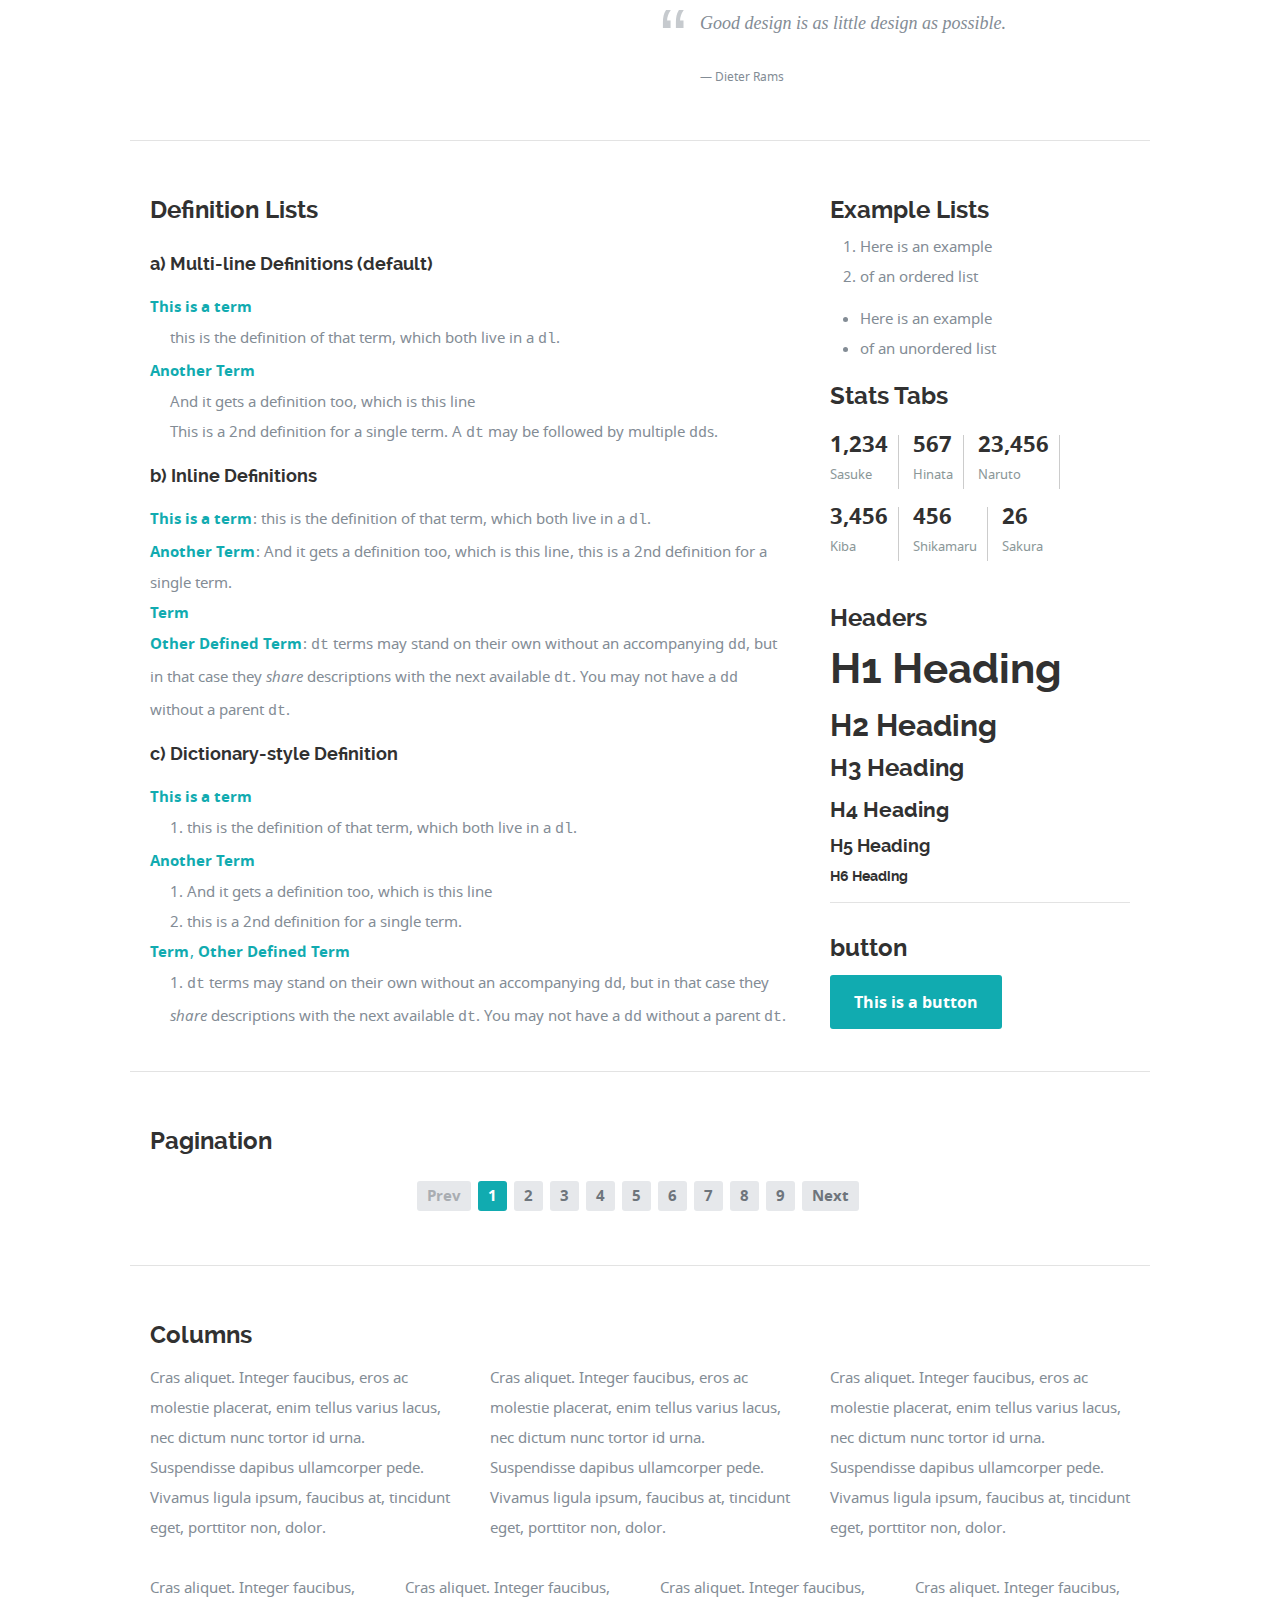
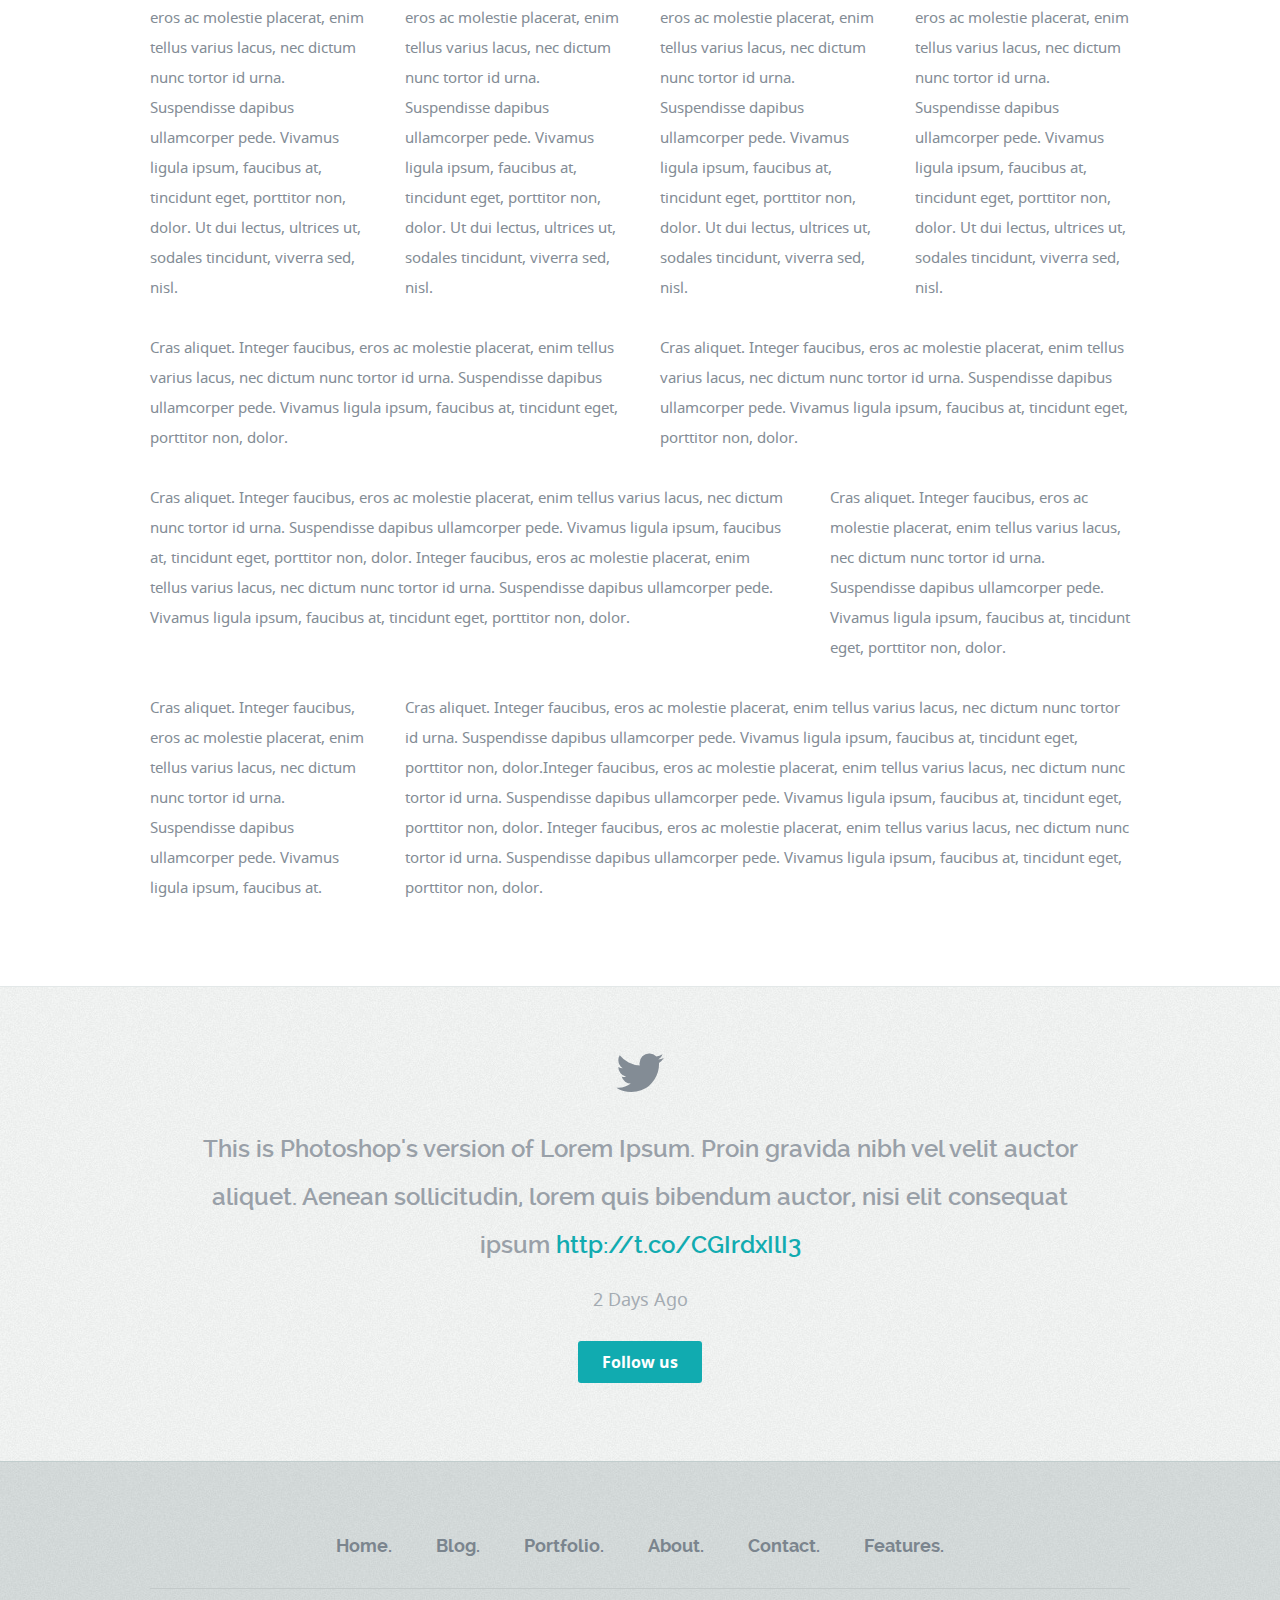
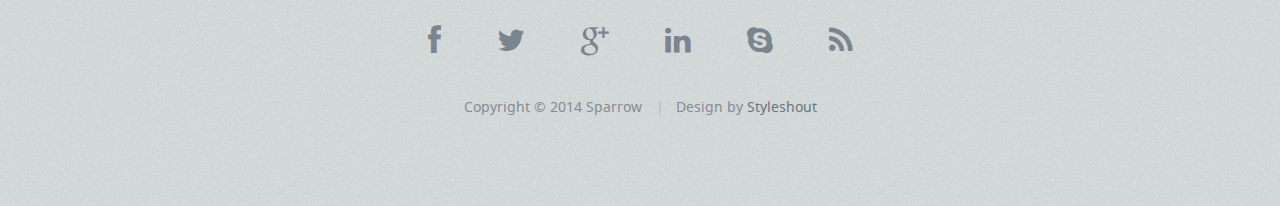
<file: styles.html>
<!DOCTYPE html>
<!--[if lt IE 8 ]><html class="no-js ie ie7" lang="en"> <![endif]-->
<!--[if IE 8 ]><html class="no-js ie ie8" lang="en"> <![endif]-->
<!--[if (gte IE 8)|!(IE)]><!--><html class="no-js" lang="en"> <!--<![endif]-->
<head>

   <!--- Basic Page Needs
   ================================================== -->
   <meta charset="utf-8">
	<title>Style Guide Page | Sparrow</title>
	<meta name="description" content="">
	<meta name="author" content="">

   <!-- Mobile Specific Metas
   ================================================== -->
	<meta name="viewport" content="width=device-width, initial-scale=1, maximum-scale=1">

	<!-- CSS
    ================================================== -->
   <link rel="stylesheet" href="css/default.css">
	<link rel="stylesheet" href="css/layout.css">
   <link rel="stylesheet" href="css/media-queries.css">

   <!-- Script
   ================================================== -->
	<script src="js/modernizr.js"></script>

   <!-- Favicons
	================================================== -->
	<link rel="shortcut icon" href="favicon.ico" >

</head>

<body>

   <!-- Header
   ================================================== -->
   <header>

      <div class="row">

         <div class="twelve columns">

            <div class="logo">
               <a href="index.html"><img alt="" src="images/logo.png"></a>
            </div>

            <nav id="nav-wrap">

               <a class="mobile-btn" href="#nav-wrap" title="Show navigation">Show navigation</a>
	            <a class="mobile-btn" href="#" title="Hide navigation">Hide navigation</a>

               <ul id="nav" class="nav">

	               <li><a href="index.html">Home</a></li>
	               <li><span><a href="blog.html">Blog</a></span>
                     <ul>
                        <li><a href="blog.html">Blog Index</a></li>
                        <li><a href="single.html">Post</a></li>
                     </ul>
                  </li>
                  <li><span><a href="portfolio-index.html">Portfolio</a></span>
                     <ul>
                        <li><a href="portfolio-index.html">Portfolio Index</a></li>
                        <li><a href="portfolio.html">Portfolio Entry</a></li>
                     </ul>
                  </li>
	               <li><a href="about.html">About</a></li>
                  <li><a href="contact.html">Contact</a></li>
                  <li class="current"><a href="styles.html">Features</a></li>

               </ul> <!-- end #nav -->

            </nav> <!-- end #nav-wrap -->

         </div>

      </div>

   </header> <!-- Header End -->

   <!-- Page Title
   ================================================== -->
   <div id="page-title">

      <div class="row">

         <div class="ten columns centered text-center">
            <h1>Style Guide<span>.</span></h1>

            <p>Aenean condimentum, lacus sit amet luctus lobortis, dolores et quas molestias excepturi
            enim tellus ultrices elit, amet consequat enim elit noneas sit amet luctu. </p>
         </div>

      </div>

   </div> <!-- Page Title End-->

   <!-- Content
   ================================================== -->
   <div class="content-outer">

      <div id="page-content">

         <div class="row add-bottom">

            <div class="twelve columns" style="padding-top: 24px;">

               <h1 class="title-heading">Style Demo.</h1>

               <p class="lead add-bottom">At vero eos et accusamus et iusto odio dignissimos ducimus qui blanditiis praesentium voluptatum
               deleniti atque corrupti quos dolores et quas molestias excepturi sint occaecati cupiditate.
               At vero eos et accusamus et iusto odio dignissimos ducimus qui blanditiis praesentium.
               </p>

            <hr>

            </div>

         </div> <!-- Row End-->

         <div class="row add-bottom">

            <div class="six columns add-bottom">

               <h3>Paragraph and Image</h3>

               <p><a href="#"><img width="120" height="120" class="pull-left" alt="sample-image" src="images/sample-image.jpg"></a>
  			      Lorem ipsum dolor sit amet, consectetuer adipiscing elit. Donec libero. Suspendisse bibendum.
  			      Cras id urna. Morbi tincidunt, orci ac convallis aliquam, lectus turpis varius lorem, eu
  			      posuere nunc justo tempus leo. Donec mattis, purus nec placerat bibendum, dui pede condimentum
  			      odio, ac blandit ante orci ut diam. Cras fringilla magna. Phasellus suscipit, leo a pharetra
  			      condimentum, lorem tellus eleifend magna, eget fringilla velit magna id neque.
  			      posuere nunc justo tempus leo. </p>

               <p>A <a href="#">link</a>,
  			      <abbr title="this really isn't a very good description">abbrebation</abbr>,
  			      <strong>strong text</strong>,
               <em>em text</em>,
  			      <del>deleted text</del>, and
               <mark>this is a mark text.</mark>
          	   </p>

            </div>

            <div class="six columns add-bottom">

               <h3>Drop Caps</h3>

               <p class="drop-cap">Far far away, behind the word mountains, far from the countries Vokalia and Consonantia,
               there live the blind texts. Separated they live in Bookmarksgrove right at the coast of the
               Semantics, a large language ocean. A small river named Duden flows by their place and supplies
               it with the necessary regelialia. Morbi tincidunt, orci ac convallis aliquam, lectus turpis varius lorem, eu
  			      posuere nunc justo tempus leo. Donec mattis, purus nec placerat bibendum, dui pede condimentum
  			      odio, ac blandit ante orci ut diam. Cras fringilla magna. Phasellus suscipit, leo a pharetra
  			      condimentum, lorem tellus eleifend magna, eget fringilla velit magna id neque.
  			      </p>

               <h3>Small Print</h3>

               <p>Buy one widget, get one free!
  				   <small>(While supplies last. Offer expires on the vernal equinox. Not valid in Ohio.)</small>
  			      </p>

            </div>

            <hr />

         </div> <!-- Row End-->

         <div class="row add-bottom">

            <div class="six columns add-bottom">

               <h3>Pull Quotes</h3>

               <aside class="pull-quote">
    			      <blockquote>
    					   <p>It is a paradisematic country, in which roasted parts of
                      sentences fly into your mouth. Even the all-powerful Pointing has no control about the blind
                      texts it is an almost unorthographic life One day however a small line of blind text by the name
                      of Lorem Ipsum decided to leave for the far World of Grammar.</p>
    				   </blockquote>
    			   </aside>

            </div>

            <div class="six columns add-bottom">

               <h3>Block Quotes</h3>

               <blockquote cite="http://where-i-got-my-info-from.com">
			         <p>Your work is going to fill a large part of your life, and the only way to be truly satisfied is
                  to do what you believe is great work. And the only way to do great work is to love what you do.
                  If you haven't found it yet, keep looking. Don't settle. As with all matters of the heart, you'll know when you find it.
                  </p>
				      <cite>
					      <a href="#">Steve Jobs</a>
				      </cite>
			      </blockquote>

               <blockquote>
                  <p>Good design is as little design as possible.</p>
                  <cite>Dieter Rams</cite>
               </blockquote>

            </div>

            <hr />

         </div> <!-- Row End-->

         <div class="row add-bottom">

            <div class="eight columns add-bottom">

               <h3 class="add-bottom">Definition Lists</h3>

               <h5>a) Multi-line Definitions (default)</h5>

               <dl>
			         <dt><b>This is a term</b></dt>
				         <dd>this is the definition of that term, which both live in a <code>dl</code>.</dd>
			         <dt><b>Another Term</b></dt>
				         <dd>And it gets a definition too, which is this line</dd>
				         <dd>This is a 2<sup>nd</sup> definition for a single term. A <code>dt</code> may be followed by multiple <code>dd</code>s.</dd>
		         </dl>

               <h5>b) Inline Definitions</h5>

               <dl class="lining">
			         <dt><b>This is a term</b></dt>
				         <dd>this is the definition of that term, which both live in a <code>dl</code>.</dd>
			         <dt><b>Another Term</b></dt>
				         <dd class="micro">And it gets a definition too, which is this line</dd>
				         <dd class="micro"> this is a 2<sup>nd</sup> definition for a single term.</dd>
			         <dt><b>Term</b></dt>
			         <dt><b>Other Defined Term</b></dt>
				         <dd><code>dt</code> terms may stand on their own without an accompanying <code>dd</code>, but in that case they <em>share</em> descriptions with the next available <code>dt</code>. You may not have a <code>dd</code> without a parent <code>dt</code>.</dd>
		         </dl>

               <h5>c) Dictionary-style Definition</h5>

               <dl class="dictionary-style">
				      <dt><b>This is a term</b></dt>
					      <dd>this is the definition of that term, which both live in a <code>dl</code>.</dd>
					   <dt><b>Another Term</b></dt>
					      <dd>And it gets a definition too, which is this line</dd>
					      <dd> this is a 2<sup>nd</sup> definition for a single term.</dd>
					   <dt><b>Term</b></dt>
					   <dt><b>Other Defined Term</b></dt>
					      <dd><code>dt</code> terms may stand on their own without an accompanying <code>dd</code>, but in that case they <em>share</em> descriptions with the next available <code>dt</code>. You may not have a <code>dd</code> without a parent <code>dt</code>.</dd>
				   </dl>

            </div>

            <div class="four columns add-bottom">

               <h3>Example Lists</h3>

               <ol>
				      <li>Here is an example</li>
				      <li>of an ordered list</li>
			      </ol>

               <ul class="disc">
				      <li>Here is an example</li>
				      <li>of an unordered list</li>
			      </ul>

               <h3>Stats Tabs</h3>

               <ul class="stats-tabs">
			         <li><a href="#">1,234 <b>Sasuke</b></a></li>
			         <li><a href="#">567 <b>Hinata</b></a></li>
			         <li><a href="#">23,456 <b>Naruto</b></a></li>
			         <li><a href="#">3,456 <b>Kiba</b></a></li>
			         <li><a href="#">456 <b>Shikamaru</b></a></li>
			         <li><a href="#">26 <b>Sakura</b></a></li>
		         </ul>

               <h3>Headers</h3>

               <h1>H1 Heading</h1>
               <h2>H2 Heading</h2>
               <h3>H3 Heading</h3>
               <h4>H4 Heading</h4>
               <h5>H5 Heading</h5>
               <h6>H6 Heading</h6>

               <hr>

               <h3>button</h3>

               <a class="button" href="#">This is a button</a>

            </div>

            <hr />

         </div> <!-- Row End-->

         <div class="row add-bottom">

            <div class="twelve columns add-bottom">

               <h3 class="add-bottom">Pagination</h3>

               <nav class="pagination add-bottom">

                  <span class="page-numbers prev inactive">Prev</span>
				      <span class="page-numbers current">1</span>
				      <a href="#" class="page-numbers">2</a>
                  <a href="#" class="page-numbers">3</a>
                  <a href="#" class="page-numbers">4</a>
                  <a href="#" class="page-numbers">5</a>
                  <a href="#" class="page-numbers">6</a>
                  <a href="#" class="page-numbers">7</a>
                  <a href="#" class="page-numbers">8</a>
                  <a href="#" class="page-numbers">9</a>
				      <a href="#" class="page-numbers next">Next</a>

		         </nav>

            </div>

            <hr />

         </div> <!-- Row End-->

         <!--<div class="row add-bottom">

            <div class="twelve columns add-bottom">

               <h3>Form Styles</h3>

               <form>
                  <fieldset>

					      <label for="regularInput">Regular Input</label>
						   <input type="text" id="regularInput">

                     <label for="regularTextarea">Regular Textarea</label>
						   <textarea id="regularTextarea"></textarea>

                     <label for="selectList">Select List</label>
						   <select id="selectList">
						      <option value="Option 1">Option 1</option>
							   <option value="Option 2">Option 2</option>
							   <option value="Option 3">Option 3</option>
							   <option value="Option 4">Option 4</option>
						   </select>

                     <fieldset>
						      <legend>Checkboxes</legend>

                        <label for="regularCheckbox">
							      <input type="checkbox" value="checkbox 1" id="regularCheckbox">
								   <span>Regular Checkbox</span>
							   </label>

                        <label for="secondRegularCheckbox">
							      <input type="checkbox" value="checkbox 2" id="secondRegularCheckbox">
								   <span>Regular Checkbox</span>
							   </label>
						   </fieldset>

						   <fieldset>
						      <legend>Radio Buttons</legend>

                        <label for="regularRadio">
							      <input type="radio" value="radio 1" id="regularRadio" name="radios">
								   <span>Regular Radio</span>
							   </label>

                        <label for="secondRegularRadio">
								   <input type="radio" value="radio 2" id="secondRegularRadio" name="radios">
								   <span>Regular Radio</span>
							   </label>
						   </fieldset>

						   <button type="submit">Submit Form</button>

                  </fieldset>
				   </form>

            </div>

            <hr />

         </div>-->    <!-- Row End-->

         <div class="row">

            <div class="twelve columns">
               <h3 class="half-bottom">Columns</h3>
            </div>

         </div> <!-- Row End-->

         <!--<h4>1/3 Columns</h4>  -->

         <div class="row">

            <div class="four columns">
		         <p>Cras aliquet. Integer faucibus, eros ac molestie placerat, enim tellus varius lacus,
               nec dictum nunc tortor id urna. Suspendisse dapibus ullamcorper pede. Vivamus ligula ipsum,
               faucibus at, tincidunt eget, porttitor non, dolor. </p>
	         </div>

            <div class="four columns">
		         <p>Cras aliquet. Integer faucibus, eros ac molestie placerat, enim tellus varius lacus,
               nec dictum nunc tortor id urna. Suspendisse dapibus ullamcorper pede. Vivamus ligula ipsum,
               faucibus at, tincidunt eget, porttitor non, dolor. </p>
	         </div>

            <div class="four columns">
		         <p>Cras aliquet. Integer faucibus, eros ac molestie placerat, enim tellus varius lacus,
                nec dictum nunc tortor id urna. Suspendisse dapibus ullamcorper pede. Vivamus ligula ipsum,
               faucibus at, tincidunt eget, porttitor non, dolor. </p>
	         </div>

         </div>

         <!--<h4>1/4 Columns</h4>  -->

         <div class="row">

            <div class="three columns">
		         <p>Cras aliquet. Integer faucibus, eros ac molestie placerat, enim tellus varius lacus,
               nec dictum nunc tortor id urna. Suspendisse dapibus ullamcorper pede. Vivamus ligula ipsum,
               faucibus at, tincidunt eget, porttitor non, dolor. Ut dui lectus, ultrices ut, sodales tincidunt,
               viverra sed, nisl. </p>
	         </div>

            <div class="three columns">
		         <p>Cras aliquet. Integer faucibus, eros ac molestie placerat, enim tellus varius lacus,
               nec dictum nunc tortor id urna. Suspendisse dapibus ullamcorper pede. Vivamus ligula ipsum,
               faucibus at, tincidunt eget, porttitor non, dolor. Ut dui lectus, ultrices ut, sodales tincidunt,
               viverra sed, nisl. </p>
	         </div>

            <div class="three columns">
		         <p>Cras aliquet. Integer faucibus, eros ac molestie placerat, enim tellus varius lacus,
               nec dictum nunc tortor id urna. Suspendisse dapibus ullamcorper pede. Vivamus ligula ipsum,
               faucibus at, tincidunt eget, porttitor non, dolor. Ut dui lectus, ultrices ut, sodales tincidunt,
               viverra sed, nisl. </p>
	         </div>

            <div class="three columns">
		         <p>Cras aliquet. Integer faucibus, eros ac molestie placerat, enim tellus varius lacus,
               nec dictum nunc tortor id urna. Suspendisse dapibus ullamcorper pede. Vivamus ligula ipsum,
               faucibus at, tincidunt eget, porttitor non, dolor. Ut dui lectus, ultrices ut, sodales tincidunt,
               viverra sed, nisl. </p>
	         </div>

         </div>

         <!--<h4>1/2 Columns</h4>  -->

         <div class="row">

            <div class="six columns">
		         <p>Cras aliquet. Integer faucibus, eros ac molestie placerat, enim tellus varius lacus,
               nec dictum nunc tortor id urna. Suspendisse dapibus ullamcorper pede. Vivamus ligula ipsum,
               faucibus at, tincidunt eget, porttitor non, dolor. </p>
	         </div>

            <div class="six columns">
		         <p>Cras aliquet. Integer faucibus, eros ac molestie placerat, enim tellus varius lacus,
               nec dictum nunc tortor id urna. Suspendisse dapibus ullamcorper pede. Vivamus ligula ipsum,
               faucibus at, tincidunt eget, porttitor non, dolor. </p>
	         </div>

         </div>

         <!--<h4>2/3 Columns</h4>  -->

         <div class="row">

            <div class="eight columns">
		         <p>Cras aliquet. Integer faucibus, eros ac molestie placerat, enim tellus varius lacus,
               nec dictum nunc tortor id urna. Suspendisse dapibus ullamcorper pede. Vivamus ligula ipsum,
               faucibus at, tincidunt eget, porttitor non, dolor. Integer faucibus, eros ac molestie placerat, enim tellus varius lacus,
               nec dictum nunc tortor id urna. Suspendisse dapibus ullamcorper pede. Vivamus ligula ipsum,
               faucibus at, tincidunt eget, porttitor non, dolor.</p>
	         </div>

            <div class="four columns">
		         <p>Cras aliquet. Integer faucibus, eros ac molestie placerat, enim tellus varius lacus,
               nec dictum nunc tortor id urna. Suspendisse dapibus ullamcorper pede. Vivamus ligula ipsum,
               faucibus at, tincidunt eget, porttitor non, dolor. </p>
	         </div>

         </div>

         <!--<h4>3/4 Columns</h4>  -->

         <div class="row">

            <div class="three columns">
		         <p>Cras aliquet. Integer faucibus, eros ac molestie placerat, enim tellus varius lacus,
               nec dictum nunc tortor id urna. Suspendisse dapibus ullamcorper pede. Vivamus ligula ipsum,
               faucibus at. </p>
	         </div>

            <div class="nine columns">
		         <p>Cras aliquet. Integer faucibus, eros ac molestie placerat, enim tellus varius lacus,
               nec dictum nunc tortor id urna. Suspendisse dapibus ullamcorper pede. Vivamus ligula ipsum,
               faucibus at, tincidunt eget, porttitor non, dolor.Integer faucibus, eros ac molestie placerat, enim tellus varius lacus,
               nec dictum nunc tortor id urna. Suspendisse dapibus ullamcorper pede. Vivamus ligula ipsum,
               faucibus at, tincidunt eget, porttitor non, dolor. Integer faucibus, eros ac molestie placerat, enim tellus varius lacus,
               nec dictum nunc tortor id urna. Suspendisse dapibus ullamcorper pede. Vivamus ligula ipsum,
               faucibus at, tincidunt eget, porttitor non, dolor.</p>
	         </div>

         </div>


      </div> <!-- page-content End-->

   </div> <!-- Content End-->

   <!-- Tweets Section
   ================================================== -->
   <section id="tweets">

      <div class="row">

         <div class="tweeter-icon align-center">
            <i class="fa fa-twitter"></i>
         </div>

         <ul id="twitter" class="align-center">
            <li>
               <span>
               This is Photoshop's version  of Lorem Ipsum. Proin gravida nibh vel velit auctor aliquet.
               Aenean sollicitudin, lorem quis bibendum auctor, nisi elit consequat ipsum
               <a href="#">http://t.co/CGIrdxIlI3</a>
               </span>
               <b><a href="#">2 Days Ago</a></b>
            </li>
            <!--
            <li>
               <span>
               This is Photoshop's version  of Lorem Ipsum. Proin gravida nibh vel velit auctor aliquet.
               Aenean sollicitudin, lorem quis bibendum auctor, nisi elit consequat ipsum
               <a href="#">http://t.co/CGIrdxIlI3</a>
               </span>
               <b><a href="#">3 Days Ago</a></b>
            </li>
            -->
         </ul>

         <p class="align-center"><a href="#" class="button">Follow us</a></p>

      </div>

   </section> <!-- Tweet Section End-->

   <!-- footer
   ================================================== -->
   <footer>

      <div class="row">

         <div class="twelve columns">

            <ul class="footer-nav">
					<li><a href="#">Home.</a></li>
              	<li><a href="#">Blog.</a></li>
              	<li><a href="#">Portfolio.</a></li>
              	<li><a href="#">About.</a></li>
              	<li><a href="#">Contact.</a></li>
               <li><a href="#">Features.</a></li>
			   </ul>

            <ul class="footer-social">
               <li><a href="#"><i class="fa fa-facebook"></i></a></li>
               <li><a href="#"><i class="fa fa-twitter"></i></a></li>
               <li><a href="#"><i class="fa fa-google-plus"></i></a></li>
               <li><a href="#"><i class="fa fa-linkedin"></i></a></li>
               <li><a href="#"><i class="fa fa-skype"></i></a></li>
               <li><a href="#"><i class="fa fa-rss"></i></a></li>
            </ul>

            <ul class="copyright">
               <li>Copyright &copy; 2014 Sparrow</li> 
               <li>Design by <a href="http://www.styleshout.com/">Styleshout</a></li>               
            </ul>

         </div>

         <div id="go-top" style="display: block;"><a title="Back to Top" href="#">Go To Top</a></div>

      </div>

   </footer> <!-- Footer End-->

   <!-- Java Script
   ================================================== -->
   <script src="http://ajax.googleapis.com/ajax/libs/jquery/1.10.2/jquery.min.js"></script>
   <script>window.jQuery || document.write('<script src="js/jquery-1.10.2.min.js"><\/script>')</script>
   <script type="text/javascript" src="js/jquery-migrate-1.2.1.min.js"></script>

   <script src="js/jquery.flexslider.js"></script>
   <script src="js/doubletaptogo.js"></script>
   <script src="js/init.js"></script>

</body>

</html>
</file>
<file: css/default.css>
/*
=====================================================================
*   Sparrow v1.0 Default Stylesheet
*   url: styleshout.com
*   02-07-2014
=====================================================================

TOC:
a. Webfonts and Icon fonts
b. Reset
c. Default Styles
   1. Basic
   2. Typography
   3. Links
   4. Images
   5. Buttons
   6. Forms
d. Grid
e. Others
   1. Clearing
   2. Misc

=====================================================================  */

/* ------------------------------------------------------------------ */
/* a. Webfonts and Icon fonts
 ------------------------------------------------------------------ */

@import url("fonts.css");
@import url("font-awesome/css/font-awesome.min.css");

/* ------------------------------------------------------------------
/* b. Reset
      Adapted from:
      Normalize.css - https://github.com/necolas/normalize.css/
      HTML5 Doctor Reset - html5doctor.com/html-5-reset-stylesheet/
/* ------------------------------------------------------------------ */

html, body, div, span, object, iframe,
h1, h2, h3, h4, h5, h6, p, blockquote, pre,
abbr, address, cite, code,
del, dfn, em, img, ins, kbd, q, samp,
small, strong, sub, sup, var,
b, i,
dl, dt, dd, ol, ul, li,
fieldset, form, label, legend,
table, caption, tbody, tfoot, thead, tr, th, td,
article, aside, canvas, details, figcaption, figure,
footer, header, hgroup, menu, nav, section, summary,
time, mark, audio, video {
   margin: 0;
   padding: 0;
   border: 0;
   outline: 0;
   font-size: 100%;
   vertical-align: baseline;
   background: transparent;
}

article,aside,details,figcaption,figure,
footer,header,hgroup,menu,nav,section {
   display: block;
}

audio,
canvas,
video {
   display: inline-block;
}

audio:not([controls]) {
   display: none;
   height: 0;
}

[hidden] { display: none; }

code, kbd, pre, samp {
   font-family: monospace, serif;
   font-size: 1em;
}

pre {
   white-space: pre;
   white-space: pre-wrap;
   word-wrap: break-word;
}

blockquote, q { quotes: &#8220 &#8220; }

blockquote:before, blockquote:after,
q:before, q:after {
   content: '';
   content: none;
}

ins {
   background-color: #ff9;
   color: #000;
   text-decoration: none;
}

mark {
   background-color: #A7F4F6;
   color: #555;
}

del { text-decoration: line-through; }

abbr[title], dfn[title] {
   border-bottom: 1px dotted;
   cursor: help;
}

table {
   border-collapse: collapse;
   border-spacing: 0;
}


/* ------------------------------------------------------------------ */
/* c. Default and Basic Styles
      Adapted from:
      Skeleton CSS Framework - http://www.getskeleton.com/
      Typeplate Typographic Starter Kit - http://typeplate.com/
/* ------------------------------------------------------------------ */

/*  1. Basic  ------------------------------------------------------- */

*,
*:before,
*:after {
   -moz-box-sizing: border-box;
   -webkit-box-sizing: border-box;
   box-sizing: border-box;
}

html { font-size: 62.5%; }

body {
   background: #fff;
   font-family: notosans-regular, sans-serif;
   font-size: 15px;
   line-height: 30px;
	color: #838C95;

   -webkit-font-smoothing: antialiased; /* Fix for webkit rendering */
	-webkit-text-size-adjust: 100%;
}

/*  2. Typography
       Vertical rhythm with leading derived from 6
--------------------------------------------------------------------- */

h1, h2, h3, h4, h5, h6 {
   color: #313131;
	font-family: raleway-bold, sans-serif;
}
h1 a, h2 a, h3 a, h4 a, h5 a, h6 a { font-weight: inherit; }
h1 { font-size: 42px; line-height: 48px; margin-bottom: 12px;}
h2 { font-size: 30px; line-height: 42px; margin-bottom: 6px; }
h3 { font-size: 24px; line-height: 30px; margin-bottom: 12px; }
h4 { font-size: 21px; line-height: 30px; margin-bottom: 6px; }
h5 { font-size: 18px; line-height: 30px; }
h6 { font-size: 14px; line-height: 30px; }
.subheader { }

p { margin: 0 0 30px 0; }
p img { margin: 0; }
p.lead {
   font: 20px/36px raleway-regular, sans-serif;
   margin-bottom: 18px;
   color: #9FA5AD;
}

/* for 'em' and 'strong' tags, font-size and line-height should be same with
the body tag due to rendering problems in some browsers */
em { font: 15px/30px notosans-italic, sans-serif; }
strong, b { font: 15px/30px notosans-bold, sans-serif; }
small { font-size: 11px; line-height: inherit; }

/*	Blockquotes */
blockquote {
   margin: 30px 0px;
   padding-left: 40px;
   position: relative;
}
blockquote:before {
   content: "\201C";
   opacity: 0.45;
   font-size: 80px;
   line-height: 0px;
   margin: 0;
   font-family: arial, sans-serif;

   position: absolute;
   top:  30px;
	left: 0;
}
blockquote p {
   font-family: georgia, serif;
   font-style: italic;
   padding: 0;
   font-size: 18px;
   line-height: 30px;
}
blockquote cite {
   display: block;
   font-size: 12px;
   font-style: normal;
   line-height: 18px;
}
blockquote cite:before { content: "\2014 \0020"; }
blockquote cite a,
blockquote cite a:visited { color: #8B9798; border: none }

/* ---------------------------------------------------------------------
/*  Pull Quotes Markup
/*
    <aside class="pull-quote">
		<blockquote>
			<p></p>
		</blockquote>
	 </aside>
/*
/* --------------------------------------------------------------------- */
.pull-quote {
   position: relative;
	padding: 18px 30px 18px 0px;
}
.pull-quote:before,
.pull-quote:after {
	height: 1em;
	opacity: 0.45;
	position: absolute;
	font-size: 80px;
   font-family: Arial, Sans-Serif;
}
.pull-quote:before {
	content: "\201C";
	top:  33px;
	left: 0;
}
.pull-quote:after {
	content: '\201D';
	bottom: -33px;
	right: 0;
}
.pull-quote blockquote {
   margin: 0;
}
.pull-quote blockquote:before {
   content: none;
}

/* Abbreviations */
abbr {
   font-family: notosans-bold, sans-serif;
	font-variant: small-caps;
	text-transform: lowercase;
   letter-spacing: .5px;
	color: gray;
}
abbr:hover { cursor: help; }

/* drop cap */
.drop-cap:first-letter {
	float: left;
	margin: 0;
	padding: 14px 6px 0 0;
	font-size: 84px;
	font-family: /* Copperplate */ raleway-bold, sans-serif;
   line-height: 60px;
	text-indent: 0;
	background: transparent;
	color: inherit;
}

hr { border: solid #E3E3E3; border-width: 1px 0 0; clear: both; margin: 11px 0 30px; height: 0; }


/*  3. Links  ------------------------------------------------------- */

a, a:visited {
   text-decoration: none;
   outline: 0;
   color: #11ABB0;

   -webkit-transition: color .3s ease-in-out;
   -moz-transition: color .3s ease-in-out;
   -o-transition: color .3s ease-in-out;
   transition: color .3s ease-in-out;
}
a:hover, a:focus { color: #313131; }
p a, p a:visited { line-height: inherit; }


/*  4. List  --------------------------------------------------------- */

ul, ol { margin-bottom: 24px; margin-top: 12px; }
ul { list-style: none outside; }
ol { list-style: decimal; }
ol, ul.square, ul.circle, ul.disc { margin-left: 30px; }
ul.square { list-style: square outside; }
ul.circle { list-style: circle outside; }
ul.disc { list-style: disc outside; }
ul ul, ul ol,
ol ol, ol ul { margin: 6px 0 6px 30px; }
ul ul li, ul ol li,
ol ol li, ol ul li { margin-bottom: 6px; }
li { line-height: 18px; margin-bottom: 12px; }
ul.large li { }
li p { }

/* ---------------------------------------------------------------------
/*  Stats Tab Markup

    <ul class="stats-tabs">
		<li><a href="#">[value]<b>[name]</b></a></li>
	 </ul>

    Extend this object into your markup.
/*
/* --------------------------------------------------------------------- */
.stats-tabs {
   padding: 0;
   margin: 24px 0;
}
.stats-tabs li {
	display: inline-block;
	margin: 0 10px 18px 0;
	padding: 0 10px 0 0;
	border-right: 1px solid #ccc;
}
.stats-tabs li:last-child {
	margin: 0;
	padding: 0;
	border: none;
}
.stats-tabs li a {
	display: inline-block;
	font-size: 22px;
	font-family: notosans-bold, sans-serif;
   border: none;
   color: #313131;
}
.stats-tabs li a:hover {
   color:#11ABB0;
}
.stats-tabs li a b {
	display: block;
	margin: 6px 0 0 0;
	font-size: 13px;
	font-family: notosans-regular, sans-serif;
   color: #8B9798;
}

/* definition list */
dl { margin: 12px 0; }
dt { margin: 0; color:#11ABB0; }
dd { margin: 0 0 0 20px; }

/* Lining Definition Style Markup */
.lining dt,
.lining dd {
	display: inline;
	margin: 0;
}
.lining dt + dt:before,
.lining dd + dt:before {
	content: "\A";
	white-space: pre;
}
.lining dd + dd:before {
	content: ", ";
}
.lining dd:before {
	content: ": ";
	margin-left: -0.2em;
}

/* Dictionary Definition Style Markup */
.dictionary-style dt {
	display: inline;
	counter-reset: definitions;
}
.dictionary-style dt + dt:before {
	content: ", ";
	margin-left: -0.2em;
}
.dictionary-style dd {
	display: block;
	counter-increment: definitions;
}
.dictionary-style dd:before {
	content: counter(definitions, decimal) ". ";
}

/* Pagination */
.pagination {
   margin: 36px auto;
   text-align: center;
}
.pagination ul li {
   display: inline-block;
   margin: 0;
   padding: 0;
}
.pagination .page-numbers {
   font: 15px/18px notosans-bold, sans-serif;
   display: inline-block;
   padding: 6px 10px;
   margin-right: 3px;
   margin-bottom: 6px;
	color: #6E757C;
	background-color: #E6E8EB;

	-webkit-transition: all 200ms ease-in-out;
	-moz-transition: all 200ms ease-in-out;
	-o-transition: all 200ms ease-in-out;
	-ms-transition: all 200ms ease-in-out;
	transition: all 200ms ease-in-out;

   -moz-border-radius: 3px;
   -webkit-border-radius: 3px;
   -khtml-border-radius: 3px;
	border-radius: 3px;
}
.pagination .page-numbers:hover {
   background: #838A91;
   color: #fff;
}
.pagination .current,
.pagination .current:hover {
   background-color: #11ABB0;
   color: #fff;
}
.pagination .inactive,
.pagination .inactive:hover {
   background-color: #E6E8EB;
	color: #A9ADB2;
}
.pagination .prev, .pagination .next {}

/*  5. Images  --------------------------------------------------------- */

img {
   max-width: 100%;
   height: auto;
}
img.pull-right { margin: 12px 0px 0px 18px; }
img.pull-left { margin: 12px 18px 0px 0px; }

/*  6. Buttons  --------------------------------------------------------- */

.button,
.button:visited,
button,
input[type="submit"],
input[type="reset"],
input[type="button"] {
   font: 16px/30px notosans-bold, sans-serif;
   background: #11ABB0;
   display: inline-block;
	text-decoration: none;
   letter-spacing: 0;
   color: #fff;
	padding: 12px 24px;
	margin-bottom: 18px;
   border: none;
   cursor: pointer;
   height: auto;

   -webkit-transition: all .2s ease-in-out;
	-moz-transition: all .2s ease-in-out;
	-o-transition: all .2s ease-in-out;
	-ms-transition: all .2s ease-in-out;
	transition: all .2s ease-in-out;

   -moz-border-radius: 3px;
   -webkit-border-radius: 3px;
   -khtml-border-radius: 3px;
   border-radius: 3px;
}

.button:hover,
button:hover,
input[type="submit"]:hover,
input[type="reset"]:hover,
input[type="button"]:hover {
   background: #3d4145;
   color: #fff;
}

.button:active,
button:active,
input[type="submit"]:active,
input[type="reset"]:active,
input[type="button"]:active {
   background: #3d4145;
   color: #fff;
}

.button.full-width,
button.full-width,
input[type="submit"].full-width,
input[type="reset"].full-width,
input[type="button"].full-width {
	width: 100%;
	padding-left: 0 !important;
	padding-right: 0 !important;
	text-align: center;
}

/* Fix for odd Mozilla border & padding issues */
button::-moz-focus-inner,
input::-moz-focus-inner {
    border: 0;
    padding: 0;
}


/*  7. Forms  --------------------------------------------------------- */

form { margin-bottom: 24px; }
fieldset { margin-bottom: 24px; }

input[type="text"],
input[type="password"],
input[type="email"],
textarea,
select {
   display: block;
   padding: 18px 15px;
   margin: 0 0 24px 0;
   border: 0;
   outline: none;
   vertical-align: middle;
   min-width: 260px;
	max-width: 100%;
   font-size: 15px;
   line-height: 24px;
	color: #647373;
	background: #D3D9D9;

   -moz-border-radius: 3px;
	-webkit-border-radius: 3px;
	-khtml-border-radius: 3px;
	border-radius: 3px;
}

/* select { padding: 0;
   width: 220px;
   } */

input[type="text"]:focus,
input[type="password"]:focus,
input[type="email"]:focus,
textarea:focus {
   color: #B3B7BC;
	background-color: #3d4145;
}

textarea { min-height: 200px; }

label,
legend {
   font: 16px/24px notosans-bold, sans-serif;
	margin: 12px 0;
   color: #3d4145;
   display: block;
}
label span,
legend span {
	color: #8B9798;
   font: 14px/24px notosans-regular, sans-serif;
}

input[type="checkbox"],
input[type="radio"] {
    font-size: 15px;
    color: #737373;
}

input[type="checkbox"] { display: inline; }

/* ------------------------------------------------------------------ */
/* d. Grid
---------------------------------------------------------------------
   gutter = 40px.
/* ------------------------------------------------------------------ */

/* default
--------------------------------------------------------------- */
.row {
   width: 96%;
   max-width: 1020px;
   margin: 0 auto;
}
/* fixed width for IE8 */
.ie .row { width: 1000px ; }

.narrow .row { max-width: 980px; }

.row .row { width: auto; max-width: none; margin: 0 -20px; }

/* row clearing */
.row:before,
.row:after {
    content: " ";
    display: table;
}
.row:after {
    clear: both;
}

.column, .columns {
   position: relative;
   padding: 0 20px;
   min-height: 1px;
   float: left;
}
.column.centered, .columns.centered  {
    float: none;
    margin: 0 auto;
}

/* removed gutters */
.row.collapsed > .column,
.row.collapsed > .columns,
.column.collapsed, .columns.collapsed  { padding: 0; }

[class*="column"] + [class*="column"]:last-child { float: right; }
[class*="column"] + [class*="column"].end { float: right; }

/* column widths */
.row .one         { width: 8.33333%; }
.row .two         { width: 16.66667%; }
.row .three       { width: 25%; }
.row .four        { width: 33.33333%; }
.row .five        { width: 41.66667%; }
.row .six         { width: 50%; }
.row .seven       { width: 58.33333%; }
.row .eight       { width: 66.66667%; }
.row .nine        { width: 75%; }
.row .ten         { width: 83.33333%; }
.row .eleven      { width: 91.66667%; }
.row .twelve      { width: 100%; }

/* Offsets */
.row .offset-1    { margin-left: 8.33333%; }
.row .offset-2    { margin-left: 16.66667%; }
.row .offset-3    { margin-left: 25%; }
.row .offset-4    { margin-left: 33.33333%; }
.row .offset-5    { margin-left: 41.66667%; }
.row .offset-6    { margin-left: 50%; }
.row .offset-7    { margin-left: 58.33333%; }
.row .offset-8    { margin-left: 66.66667%; }
.row .offset-9    { margin-left: 75%; }
.row .offset-10   { margin-left: 83.33333%; }
.row .offset-11   { margin-left: 91.66667%; }

/* Push/Pull */
.row .push-1      { left: 8.33333%; }
.row .pull-1      { right: 8.33333%; }
.row .push-2      { left: 16.66667%; 	}
.row .pull-2      { right: 16.66667%; }
.row .push-3      { left: 25%; }
.row .pull-3      { right: 25%;	}
.row .push-4      { left: 33.33333%; }
.row .pull-4      { right: 33.33333%; }
.row .push-5      { left: 41.66667%; }
.row .pull-5      { right: 41.66667%; }
.row .push-6      { left: 50%; }
.row .pull-6      { right: 50%; }
.row .push-7      { left: 58.33333%; }
.row .pull-7      { right: 58.33333%; }
.row .push-8      { left: 66.66667%; 	}
.row .pull-8      { right: 66.66667%; }
.row .push-9      { left: 75%; }
.row .pull-9      { right: 75%; }
.row .push-10     { left: 83.33333%; }
.row .pull-10     { right: 83.33333%; }
.row .push-11     { left: 91.66667%; }
.row .pull-11     { right: 91.66667%; }

/* block grids
--------------------------------------------------------------------- */
.bgrid-sixths [class*="column"]   { width: 16.66667%; }
.bgrid-quarters [class*="column"] { width: 25%; }
.bgrid-thirds [class*="column"]   { width: 33.33333%; }
.bgrid-halves [class*="column"]   { width: 50%; }

[class*="bgrid"] [class*="column"] + [class*="column"]:last-child { float: left; }

/* Left clearing for block grid columns - columns that changes width in
different screen sizes. Allows columns with different heights to align
properly.
--------------------------------------------------------------------- */
.first { clear: left; }   /* first column in default screen */
.s-first { clear: none; } /* first column in smaller screens */

/* smaller screens
--------------------------------------------------------------- */
@media only screen and (max-width: 900px) {

   /* block grids on small screens */
   .s-bgrid-sixths [class*="column"]   { width: 16.66667%; }
   .s-bgrid-quarters [class*="column"] { width: 25%; }
   .s-bgrid-thirds [class*="column"]   { width: 33.33333%; }
   .s-bgrid-halves [class*="column"]   { width: 50%; }

   /* block grids left clearing */
   .first { clear: none; }
   .s-first { clear: left; }

}

/* mobile wide/smaller tablets
--------------------------------------------------------------- */
@media only screen and (max-width: 767px) {

   .row {
	   width: 480px;
	   margin: 0 auto;
      padding: 0;
	}
   .column, .columns {
	   width: auto !important;
	   float: none;
	   margin-left: 0;
	   margin-right: 0;
      padding: 0 30px;
   }
   .row .row { width: auto; max-width: none; margin: 0 -30px; }

   [class*="column"] + [class*="column"]:last-child { float: none; }
   [class*="bgrid"] [class*="column"] + [class*="column"]:last-child { float: none; }

   /* Offsets */
   .row .offset-1    { margin-left: 0%; }
   .row .offset-2    { margin-left: 0%; }
   .row .offset-3    { margin-left: 0%; }
   .row .offset-4    { margin-left: 0%; }
   .row .offset-5    { margin-left: 0%; }
   .row .offset-6    { margin-left: 0%; }
   .row .offset-7    { margin-left: 0%; }
   .row .offset-8    { margin-left: 0%; }
   .row .offset-9    { margin-left: 0%; }
   .row .offset-10   { margin-left: 0%; }
   .row .offset-11   { margin-left: 0%; }
}

/* mobile narrow
--------------------------------------------------------------- */
@media only screen and (max-width: 480px) {

   .row { width: auto; }

}

/* larger screens
--------------------------------------------------------------- */
@media screen and (min-width: 1200px) {

   .wide .row { max-width: 1180px; }

}

/* ------------------------------------------------------------------ */
/* e. Others
/* ------------------------------------------------------------------ */

/*  1. Clearing
    (http://nicolasgallagher.com/micro-clearfix-hack/
--------------------------------------------------------------------- */

.cf:before,
.cf:after {
    content: " ";
    display: table;
}
.cf:after {
    clear: both;
}

/*  2. Misc -------------------------------------------------------- */

.remove-bottom { margin-bottom: 0 !important; }
.half-bottom { margin-bottom: 12px !important; }
.add-bottom { margin-bottom: 24px !important; }
.no-border { border: none; }

.text-center  { text-align: center !important; }
.text-left    { text-align: left !important; }
.text-right   { text-align: right !important; }
.pull-left    { float: left !important; }
.pull-right   { float: right !important; }
.align-center {
	margin-left: auto !important;
	margin-right: auto !important;
	text-align: center !important;
}
</file>
<file: css/layout.css>
/*
=====================================================================

*   Sparrow v1.0.1 Layout Stylesheet
*   url: styleshout.com
*   03-05-2014

=====================================================================

   TOC:
   a. Common Styles.
   b. Header Styles.
   c. Intro Section - Main Page.
   d. Info Section - Main Page.
   e. Works Section - Main Page.
   f. Journal Section - Main Page.
   g. Call-To-Action Section - Main Page.
   h. Tweets Section - Main Page.
   i. Blog.
   j. Porfolio.
   k. About.
   l. Contact.
   m. Footer.

===================================================================== */

/* ------------------------------------------------------------------ */
/* a. Common Styles
/* ------------------------------------------------------------------ */

body { background: #D2D8D8 url(../images/bg.jpg); }
img { border-radius: 3px; }
.content-outer { background: #fff }

/* page title */
#page-title {
   background: #383232 url(../images/header-bg.jpg);
   padding-top: 42px;
   padding-bottom: 54px;
}
#page-title h1 {
   font: 50px/60px raleway-bold, sans-serif;
   color: #fff;
   padding: 0;
   margin: 0 0 18px 0;
   text-shadow: 0px 1px 5px rgba(0, 0, 0, .3);
}
#page-title h1 span,
#page-title a { color: #11ABB0; }
#page-title p {
   font: 17px/36px notosans-regular, sans-serif;
   padding: 0;
   margin: 12px 5% 0;
   color: #b4a9a9;
   text-shadow: 0px 1px 2px rgba(0, 0, 0, .3);
}

/* page content */
#page-content {
   padding-top: 54px;
   padding-bottom: 54px;
   margin: 0 auto;
   width: 91.66667%;
}
/* page */
.page section {
   padding-top: 24px;
   padding-bottom: 12px;
}
.page h1, .title-heading {
   font: 39px/48px raleway-semibold, sans-serif;
   margin-bottom: 18px;
}

/* sidebar */
#sidebar {
   padding-top: 42px;
   padding-left: 18px;
}
#sidebar h5 {
   font: 18px/30px notosans-bold, sans-serif;
   font-weight: normal;
   margin-bottom: 6px;
}
#sidebar .widget { margin-bottom: 24px; }

/* Link list */
#sidebar .link-list {
   margin: 12px 0 18px 0;
   padding: 0;
}
#sidebar .link-list li {
   line-height: 24px;
}
#sidebar .link-list li a {
   border: none;
   color: #838C95;
}
#sidebar .link-list li a:hover {
   color: #313131;
}

/* tag cloud */
#sidebar .tagcloud {
   margin: 18px 0 18px -12px;
   padding: 0;
}
#sidebar .tagcloud a {
   font: bold 12px/24px notosans-regular , sans-serif !important;
   display: inline-block;
   float: left;
   margin: 0 0 12px 12px;
   padding: 6px 10px;
   position: relative;
   text-transform: uppercase;
   background: #D3D9D9;
	text-decoration: none;
   letter-spacing: 1px;
   color: #6D7E7E;

   -webkit-transition: all .2s ease-in-out;
	-moz-transition: all .2s ease-in-out;
	-o-transition: all .2s ease-in-out;
	-ms-transition: all .2s ease-in-out;
	transition: all .2s ease-in-out;

   border-radius: 3px;
}
#sidebar .tagcloud a:hover {
    color: #fff;
    background: #11ABB0;
}

/* Photostream */
#sidebar .photostream {
   list-style: none;
   margin: 18px 0 24px -15px;
   padding: 0;
   overflow: hidden;
}
#sidebar .photostream li {
   float: left;
   display: inline-block;
   margin: 0 0 15px 15px;
   padding: 0;
}
#sidebar .photostream li a { }
#sidebar .photostream li a img {
   border-radius: 3px;
   height: 54px;
   width: 54px;
   vertical-align: bottom;
}

/* search */
#sidebar .widget_search form {
   /*position: relative; */
   margin: 24px 0 36px 0;
}
#sidebar .widget .text-search {
	padding-right: 40px;
	border:none;
   width: 100%;
   min-width: 150px;

   border-radius: 3px;
}
#sidebar .widget .submit-search {
	background:url(../images/search-icon.png) no-repeat;
	border:none;
	cursor:pointer;
	width:18px;
	height:18px;
   margin: 0;
   padding: 0;

   float: right;
   position: relative;
   top: -60px;
   right: 18px;
   /*display: none !important;*/
}

#primary { }

/* ------------------------------------------------------------------ */
/* b. Header Styles
/* ------------------------------------------------------------------ */

header {
   height: 96px;
   width: 100%;
   background: #383232 url(../images/header-bg.jpg);
}

/* header logo */
header .logo {
   position: absolute;
   left: 20px;
   top: 48px;
}
header .logo a {
   display: block;
   margin: 0;
	padding: 0;
	border: none;
	outline: none;
   width: 113px;
   height: 24px;
}

/* primary navigation
--------------------------------------------------------------------- */
#nav-wrap ul, #nav-wrap li, #nav-wrap a {
	margin: 0;
	padding: 0;
	border: none;
	outline: none;
}

/* nav-wrap */
#nav-wrap {
	position: relative;
   font: 14px raleway-bold, sans-serif;
   float: right;
   margin-top: 36px;
   margin-right: 20px;
   z-index: 99999;
}

/* hide toggle button */
#nav-wrap > a.mobile-btn {
   display: none;
   border-radius: 3px;
}

ul#nav {
   min-height: 48px;
   width: auto;

   /* left align the menu */
   text-align: left;
}
ul#nav li {
	position: relative;
	list-style: none;
   height: 48px;
   display: inline-block;
}

/* Links */
ul#nav li a {

/* 8px padding top + 8px padding bottom + 32px line-height = 48px */

   display: inline-block;
   padding: 8px 11px;
   line-height: 32px;
	text-decoration: none;
   text-align: left;
   color: #8a8383;

	-webkit-transition: color .2s ease-in-out;
	-moz-transition: color .2s ease-in-out;
	-o-transition: color .2s ease-in-out;
	-ms-transition: color .2s ease-in-out;
	transition: color .2s ease-in-out;
}

ul#nav li a:active { background-color: transparent !important; }
ul#nav li:hover > a,
ul#nav li.current a { color: #fff; }

/* adds down arrow */
ul#nav span:after {
   width: 0;
	height: 0px;
	border: 4px solid transparent;
	border-bottom: none;
	border-top-color: #8a8383;
	content: '';
	vertical-align: middle;
	display: inline-block;
	position: relative;
	right: 5px;
}

/* Sub Menu
----------------------------------------------------- */
ul#nav ul {
   position: absolute;
   top: 100%;
   left: 0;
	background: #1f2024;
   min-width: 100%;

	border-radius: 0 0 3px 3px;

   /* for transition effects */
   opacity: 0;
   filter: alpha(opacity=0);

	-webkit-transition: opacity .25s ease .1s;
	-moz-transition: opacity .25s ease .1s;
	-o-transition: opacity .25s ease .1s;
	-ms-transition: opacity .25s ease .1s;
	transition: opacity .25s ease .1s;
}

/* Third level sub menu
ul#nav ul ul {
	position: absolute;
	top: 0;
	left: 100%;

	border-radius: 0 3px 3px 3px;
}
*/

ul#nav ul li {
   padding: 0;
   display: block;
   text-align: left;

   /* for transition effects */
   height: 0;
	overflow: hidden;

  	-webkit-transition: height .25s ease .1s;
	-moz-transition: height .25s ease .1s;
	-o-transition: height .25s ease .1s;
	-ms-transition: height .25s ease .1s;
	transition: height .25s ease .1s;
}

/*On Hover */
ul#nav li:hover > ul { opacity: 1; filter: alpha(opacity=100); }
ul#nav li:hover > ul li {
	height: 42px;
	overflow: visible;
   border-bottom: 1px solid #26272C;
}
ul#nav li:hover > ul li:last-child  { border: none; }

/* Sub Menu Anchor links */
ul#nav ul li a {
	padding: 6px 15px;
	margin: 0;
   white-space: nowrap;
   font-size: 13px;
}


/* ------------------------------------------------------------------ */
/* c. Intro Section - Main Page
/* ------------------------------------------------------------------ */

#intro { background: #383232 url(../images/header-bg.jpg); }

/* Flex Slider
/* ------------------------------------------------------------------ */

/* Reset */
.flexslider a:active,
.flexslider a:focus  { outline: none; }
.slides,
.flex-control-nav,
.flex-direction-nav { margin: 0; padding: 0; list-style: none; }
.slides li { margin: 0; padding: 0;}

/* Necessary Styles */
.flexslider {
   position: relative;
   zoom: 1;
   margin: 0;
   padding: 0;
}
.flexslider .slides { zoom: 1; }
.flexslider .slides > li { position: relative; }

/* Hide the slides before the JS is loaded. Avoids image jumping */
.flexslider .slides > li { display: none; -webkit-backface-visibility: hidden; }
/* Suggested container for slide animation setups. Can replace this with your own */
.flex-container { zoom: 1; position: relative; }

/* Clearfix for .slides */
.slides:before,
.slides:after {
   content: " ";
   display: table;
}
.slides:after {
   clear: both;
}

/* No JavaScript Fallback */
/* If you are not using another script, such as Modernizr, make sure you
 * include js that eliminates this class on page load */
.no-js .slides > li:first-child { display: block; }


/* FlexSlider Intro Slider Styles */
.slides {
   overflow: hidden;
   position: relative;
}
.slider-text {
	color: #b4a9a9;
   width: 90%;
   text-align: center;
   margin: 60px auto 36px auto;
}
.slider-text h1 {
   font: 50px/60px raleway-bold, sans-serif;
   color: #fff;
   padding: 0;
   margin: 0 0 18px 0;
   text-shadow: 0px 1px 5px rgba(0, 0, 0, .3);
}
.slider-text h2 {
   font: 40px/50px raleway-bold, sans-serif;
   color: #fff;
   padding: 0;
   margin: 0 0 18px 0;
   text-shadow: 0px 1px 5px rgba(0, 0, 0, .3);
}
.slider-text h3 {
   font: 30px/40px raleway-bold, sans-serif;
   color: #fff;
   padding: 0;
   margin: 0 0 18px 0;
   text-shadow: 0px 1px 5px rgba(0, 0, 0, .3);
}
.slider-text h1 span,
.slider-text a { color: #11ABB0; }
.slider-text p {
   font: 17px/36px notosans-regular, sans-serif;
   padding: 0;
   margin: 12px 8% 0;
   text-shadow: 0px 1px 2px rgba(0, 0, 0, .3);
}
.slider-image {
   width: 90%;
   margin: 0 auto;
}
.slides li img {
   vertical-align: bottom;
   display: block;
}

/* Direction Navigation
--------------------------------------------------------------- */
.flex-direction-nav a {
   display: block;
	width: 40px;
	height: 66px;
	margin: -33px 0 0 0;
	background-color: #1f2024;
	cursor: pointer;
	z-index: 99999;
	opacity: 0;
   position: absolute;
	top: 50%;

   /* hide text */
   font: 0/0 a;
   text-shadow: none;
   color: transparent;

	-webkit-transition: all 0.2s ease-in-out;
	-moz-transition: all 0.2s ease-in-out;
	-o-transition: all 0.2s ease-in-out;
	-ms-transition: all 0.2s ease-in-out;
	transition: all 0.2s ease-in-out;
}

.flex-direction-nav a:hover { background-color: #0F9095; }

.flex-direction-nav .flex-next {
	right: 0px;
	background: #1f2024 url(../images/direction-nav-right.png) no-repeat 47% 50%;
	position: absolute;

	border-radius: 3px 0 0 3px;
}
.flex-direction-nav .flex-prev {
	left: 0px;
	background: #1f2024 url(../images/direction-nav-left.png) no-repeat 53% 50%;
	position: absolute;

	border-radius: 0 3px 3px 0;
}
.flexslider:hover .flex-next,
.flexslider:hover .flex-prev { opacity: 1; }
.flex-direction-nav .flex-disabled {
   opacity: .3 !important;
   filter: alpha(opacity=30);
   cursor: default;
}


/* ------------------------------------------------------------------ */
/* d. Info Section - Main Page
/* ------------------------------------------------------------------ */

#info {
   background: #fff url(../images/content-bg.jpg);
   padding-top: 60px;
   padding-bottom: 42px;
}
#info h2 {
  font: 18px/30px notosans-bold, sans-serif;
  color: #11ABB0;
  margin-bottom: 6px;
}
#info p {
  font-size: 15px;
  line-height: 30px
}

/* ------------------------------------------------------------------ */
/* e. Works Section - Main Page
/* ------------------------------------------------------------------ */

#works {
   background: #f5f5f5 url(../images/works-bg.jpg);
   padding-top: 48px;
   padding-bottom: 36px;
   border-top: 1px solid #E3E8E8;
   border-bottom: 1px solid #E3E8E8;
}
#works h1 {
   font: 20px/36px raleway-bold, sans-serif;
   margin-bottom: 36px;
   color: #A1A8AF;
}

/* Portfolio Content */
#portfolio-wrapper { margin-top: 36px; }
#portfolio-wrapper .columns { margin-bottom: 36px; }

.portfolio-item .item-wrap {
   background: #fff;
   overflow: hidden;
   border-radius: 3px;

   -webkit-box-shadow: 0px 1px 1px rgba(50, 50, 50, 0.1);
   -moz-box-shadow:    0px 1px 1px rgba(50, 50, 50, 0.1);
   box-shadow:         0px 1px 1px rgba(50, 50, 50, 0.1);

   -webkit-transition: all 0.3s ease-in-out;
	-moz-transition: all 0.3s ease-in-out;
	-o-transition: all 0.3s ease-in-out;
	-ms-transition: all 0.3s ease-in-out;
	transition: all 0.3s ease-in-out;
}
.portfolio-item .item-wrap a {
   position: relative;
   display: block;
}

/* overlay */
.portfolio-item .item-wrap .overlay {
   position: absolute;
   left: 0;
   top: 0;
   width: 100%;
   height: 100%;

	opacity: 0;
	-moz-opacity: 0;
	filter:alpha(opacity=0);

   -webkit-transition: opacity 0.3s ease-in-out;
	-moz-transition: opacity 0.3s ease-in-out;
	-o-transition: opacity 0.3s ease-in-out;
	transition: opacity 0.3s ease-in-out;

   border-radius: 3px 3px 0 0;
   background: url(../images/overlay.png) repeat;
}
.portfolio-item .item-wrap .link-icon {
   display: block;
   color: #fff;
   font-size: 40px;
   line-height: 40px;
   text-align: center;

   opacity: 0;
	-moz-opacity: 0;
	filter:alpha(opacity=0);

   -webkit-transition: opacity 0.3s ease-in-out;
	-moz-transition: opacity 0.3s ease-in-out;
	-o-transition: opacity 0.3s ease-in-out;
	transition: opacity 0.3s ease-in-out;

   position: absolute;
   top: 50%;
   left: 50%;
   margin-left: -18.5px;
   margin-top: -20px;
}

.portfolio-item .item-wrap img {
   vertical-align: bottom;
   border-radius: 3px 3px 0 0;
}

.portfolio-item .portfolio-item-meta { padding: 18px 0; }
.portfolio-item .portfolio-item-meta h5 a {
   font: 14px/18px notosans-bold, sans-serif;
   color: #11ABB0;
   margin-left: 7%;
}
.portfolio-item .portfolio-item-meta p {
   font: 12px/18px notosans-regular, sans-serif;
   color: #c6c7c7;
   margin-bottom: 0;
   margin-left: 7%;
}

/* on hover */
.portfolio-item:hover .item-wrap { background-color: #3A3434; }
.portfolio-item:hover h5 a { color: #fff !important; }
.portfolio-item:hover .overlay {
	opacity: 1;
	-moz-opacity: 1;
	filter:alpha(opacity=100);
}
.portfolio-item:hover .link-icon {
   opacity: 1;
	-moz-opacity: 1;
	filter:alpha(opacity=100);
}


/* ------------------------------------------------------------------ */
/* f. Journal Section - Main Page
/* ------------------------------------------------------------------ */

#journal {
   background: #fff url(../images/content-bg.jpg);
   padding-top: 60px;
   padding-bottom: 48px;
}
#journal a, #journal a:visited  { color: #11ABB0; }
#journal a:hover, #journal a:focus { color: #313131; }

#journal h1 {
   font: 20px/36px raleway-bold, sans-serif;
   margin-bottom: 36px;
   color: #A1A8AF;
}
#journal .blog-entries { margin-top: 0; }
#journal .entry {
   margin-bottom: 12px;
   border-top: 1px dotted #d8d8d8;
   padding-top: 36px;
}
#journal .blog-entries article.entry:first-child {
   border-top: none;
   padding-top: 18px;
}

/* post header */
#journal .blog-entries .entry-header {
   position: relative;
   margin-bottom: 6px;
}
#journal .entry-header .entry-title { padding-right: 16.66667%; }
#journal .entry-header h3 { font: 31px/42px raleway-bold, sans-serif; }
#journal .entry-header .permalink {
   position: absolute;
   top: 18px;
   right: 60px;
   z-index: 999999;
}
#journal .entry-header .permalink a {
   color: #fff;
   display: block;
   text-align: center;
   background-color: #9199A1;
   width: 48px;
   height: 48px;
   margin: 0;
   padding: 0;

	border-radius: 100%;

   -webkit-transition:all .3s ease-in-out;
   -moz-transition:all .3s ease-in-out;
   -o-transition:all .3s ease-in-out;
   transition:all .3s ease-in-out;
}
#journal .entry-header .permalink a:hover {
   background-color: #11ABB0;
}
#journal .entry-header .permalink a i {
   font-size: 24px;
   line-height: 48px;
}

/* post meta */
#journal .entry .post-meta   {
   font: 15px/21px notosans-regular, sans-serif;
   margin-top: 12px;
   margin-bottom: 0;
   text-align: right;
}
#journal .entry .post-meta time,
#journal .entry .post-meta .dauthor {
   display: block;
}
#journal .entry .post-meta time {
   font-family: notosans-bold, sans-serif;
   text-transform: uppercase;
   letter-spacing: 1px;
   color: #878282;
   margin-bottom: 6px;
}

/* post content */
#journal .entry .post-content {  padding-right: 16.66667%; }
#journal .entry .post-content p {
   font: 16px/30px notosans-regular, sans-serif;
}
#journal .entry .post-content a.more-link {
   font: 16px/30px notosans-bold, sans-serif;
   margin-left: 3px;
}
#journal .entry .post-content a.more-link i {
   margin-left: 10px;
   font-size: 14px;
}

/* ------------------------------------------------------------------ */
/* g. Call To Action Section
/* ------------------------------------------------------------------ */

#call-to-action {
   background: #544A4A;
   padding-top: 66px;
   padding-bottom: 48px;
}
#call-to-action .action {
   margin-top: 12px;
}
#call-to-action h1 {
   font: 34px/42px raleway-bold, sans-serif;
   color: #E4E2E2;
   margin-bottom: 3px;
}
#call-to-action h1 a {
   color: inherit;
}
#call-to-action p {
   color: #9D9595;
   font-size: 17px;
}
#call-to-action .button:hover,
#call-to-action .button:active {
   background: #E4E2E2;
   color: #544A4A;
}
#call-to-action p span {
	font-family: 'notosans-bold', sans-serif;
	color: #DDD9D9;
}

/* ------------------------------------------------------------------ */
/* h. Tweets Section - Main Page
/* ------------------------------------------------------------------ */

#tweets {
   background: #f5f5f5 url(../images/tweets-bg.jpg);
   padding-top: 60px;
   padding-bottom: 30px;
   border-top: 1px solid #E3E8E8;
   border-bottom: 1px solid #C1CDCD;
}
.tweeter-icon { font-size: 54px; }

/* Twitter Feed */
#tweets #twitter {
   margin: 24px auto;
   padding: 0;
   width: 90%;
}
#tweets #twitter li {
   margin: 6px 0px 18px 0;
   line-height: 24px;
}
#tweets #twitter li span {
   display: block;
   font: 24px/48px raleway-semibold, Sans-serif;
   margin-bottom: 12px;
   color: #99A0A8;
}
#tweets #twitter li b a {
   font: 18px/36px notosans-regular, Sans-serif;
   color: #A4ABB2;
   border: none;
}
#tweets .button {
   padding: 6px 24px;
}

/* ------------------------------------------------------------------ */
/* i. Blog
/* ------------------------------------------------------------------ */

.post {
   padding-top: 24px;
   padding-bottom: 18px;
}
.post .entry-header {
   position: relative;
   width: 100%;
}
.post .entry-header h1 {
   font: 39px/48px raleway-semibold, sans-serif;
   margin-bottom: 18px;
}
.post .entry-header h1 a,
.post .entry-header h1 a:visited { color: #313131; }
.post .entry-header h1 a:hover,
.post .entry-header h1 a:focus { color: #11ABB0; }

.post .post-meta {
   font: 15px/24px notosans-regular, sans-serif;
}
.post .post-meta a,
.post .post-meta a:visited { color: #AFB4BB; }
.post .post-meta a:hover,
.post .post-meta a:focus { color: #11ABB0; }

.post .post-meta .date {
   display: inline-block;
   font: 15px/24px notosans-bold, sans-serif;
   color: #313131;
}
.post .post-meta .categories {
   display: inline-block;
}
.post .post-meta .categories a { display: inline-block; }


/* post image */
.post .post-thumb {
   margin: 6px 0 18px 0;
   width: 100%;
}

/* post content */
.post .post-content {
   margin-bottom: 18px;
}

/* tags */
.post .post-content .tags {
  margin-top: 18px;
  font-family: notosans-regular, sans-serif;
}
.post .post-content .tags a { font-family: notosans-bold, sans-serif; }

/* bio */
.post .bio {
   margin-top: 30px;
   padding-top: 30px;
   padding: 36px;
   background: #EFF1F0;

	border-radius: 3px;
}
.post .bio .gravatar {
   width: 16.66667%;
   float: left;
   width: 72px;
   height: 72px;
}
.post .bio .gravatar img {
   margin-top: 12px;
	border-radius: 100%;
}
.post .bio .about {
   width: 78%;
   float: right;
}
.post .bio .about h5 {
   font: 18px/30px notosans-bold, sans-serif;
   margin-bottom: 6px;
}

/* post-nav */
.post-nav {
   margin: 24px 0;
   padding: 30px 0 0 0;
   border-top: 1px solid #E0E0E0;
   font: 16px/30px notosans-regular, sans-serif;
}
.post-nav li {
   display: inline-block;
   margin: 0;
   padding: 0;
   width: 49%;
   line-height: 30px;
}
.post-nav li a { color: #9FA5AD;  }
.post-nav li a:hover { color: #313131; }
.post-nav li strong {
   font: 16px/30px raleway-heavy, sans-serif;
   text-transform: uppercase;
   color: #11ABB0;
   letter-spacing: 0.5px;
   display: block;
}
.post-nav li.next {
   float: right;
   text-align: right;
}
.post-nav li.prev {
   float: left;
   text-align: left;
}

/* Comments
/* ------------------------------------------------------------------ */
#comments {
   padding-top: 12px;
   padding-bottom: 12px;
}
#comments h3 {
   font: 20px/30px notosans-bold, sans-serif;
   margin-bottom: 6px;
}

/* Comments List */
ol.commentlist {
   border-top: 1px dotted #E1E5E3;
	margin: 29px 0 54px 0;
	padding: 0;
   margin-left: 16.66667%;
}
.commentlist > li {
   position: relative;
	list-style: none;
	margin: 0;
	padding: 18px 0 17px 0;
	border-bottom: 1px dotted #D9DEDB;
}
.commentlist  li .avatar {
   position: absolute;
   left: -50px;
   display: block;

   height: 50px;
   width: 50px;
}
.commentlist li .avatar img {
   margin-top: 6px;
   height: 50px;
   width: 50px;

  	border-radius: 100% 100% 100% 100%;
}
.commentlist li .comment-info cite {
   font: 16px/30px notosans-bold, sans-serif;
   color: #454545;
}
.commentlist li .comment-info .comment-meta {
   font-size: 14px;
   line-height: 24px;
   display: block;
}
.commentlist li .comment-info .comment-meta .reply {
   font-family: notosans-bold, sans-serif;
}
.commentlist li .comment-info .comment-meta .sep {
   margin: 0 5px;
   color: #AEB6B7;
}
.commentlist li .comment-text {
	clear: both;
	margin: 24px 0 0 0;
   padding: 0;
   line-height: 24px;
}

/* children */
.commentlist li ul.children {
   margin: 0;
   padding: 18px 0 0 0;
}
.commentlist li ul.children li {
   padding-left:  5% ;
   padding-top: 17px;
   border-top: 1px dotted #D9DEDB;
}


/* comment form */
#comments form {
   margin-top: 36px;
}
#comments form label {
   font: 16px/24px notosans-bold, sans-serif;
	margin: 12px 0;
   padding-left: 24px;
   width: 41.66667%;
   float: right;
}
#comments form div {
   margin: 12px 0 18px 0;
}
#comments form input,
#comments form textarea,
#comments form select {
   width: 58.33333%;
   float: left;
}
#comments form .message label {
   display: none;
}
#comments form textarea {
   width: 100%;
}
#comments form button.submit {
	text-transform: uppercase;
	letter-spacing: 2px;
   display: block;
   margin-top: 12px;
}
#comments form span.required {
	color: #11ABB0;
	font-size: 13px;
}

/* Pagination  */
.pagination { margin: 0 auto 42px auto; }

/* ------------------------------------------------------------------ */
/* j. Porfolio
/* ------------------------------------------------------------------ */

.portfolio section {
   padding-top: 24px;
   padding-bottom: 30px;
}
.portfolio .entry-media img {
   margin-bottom: 24px;
}
.portfolio .entry-details {
   font-size: 15px;
   margin-bottom: 24px;
   padding-right: 30px;
}
.portfolio .entry-excerpt {
   font: 20px/36px raleway-regular, sans-serif;
   color: #9FA5AD;
}
.portfolio .entry-details h1 {
   font: 30px/42px raleway-semibold, sans-serif;
   margin-bottom: 18px;
}
.portfolio .portfolio-meta-list li {
   line-height: 30px;
   margin-bottom: 12px;
}
.portfolio .portfolio-meta-list li span {
   font-family: notosans-bold, sans-serif;
   display: block;
   color: #313131;
}
.portfolio .post-nav {
   margin-left: 18px;
   margin-right: 18px;
}

.portfolio #portfolio-wrapper {
   margin-top: 6px;
}

/* ------------------------------------------------------------------ */
/* k. About
/* ------------------------------------------------------------------ */

/* Team Members */
#team-wrapper { }

#team-wrapper .member {
   margin-bottom: 24px;
   margin-top: 12px;
}
#team-wrapper img {
	margin-bottom: 12px;
}
#team-wrapper h5 {
   font: 16px/24px notosans-bold, sans-serif;
}
#team-wrapper span {
   position: relative;
   top: -6px;
   font-size: 13px;
   line-height: 18px;
   color: #969696;
}
#team-wrapper .member-social {
   font-size: 20px;
   font-weight: normal;
   line-height: 18px;
   color: #969696;
   margin: -12px 0 0 0;
   padding: 0;
}
#team-wrapper .member-social li {
   display: inline-block;
   margin-right: 15px;
}
#team-wrapper .member-social li a { color: #424242; }
#team-wrapper .member-social li a:hover { color: #11ABB0; }

/* ------------------------------------------------------------------ */
/* l. Contact
/* ------------------------------------------------------------------ */

/* contact form */
#contact-form form { margin-bottom: 30px; }
#contact-form div {
   float: left;
   width: 100%;
}
#contact-form .half { width: 47%; }
#contact-form label {
	display: inline-block;
	float: left;
}
#contact-form input,
#contact-form textarea,
#contact-form select {
  	width: 100% !important;
   min-width: none;
   margin-bottom: 12px;
}
#contact-form button.submit {
   text-transform: uppercase;
 	letter-spacing: 2px;
   margin-top: 24px;
}
#contact-form span.required {
	color: #11ABB0;
}

#message-warning,
#message-success {
   display: none;
	background: #383232;
	padding: 24px 24px;
	margin-bottom: 36px;

 	border-radius: 3px;
}
#message-warning { color: #DD4646; }
#message-success { color: #11ABB0; }

#message-warning i,
#message-success i {
   margin-right: 10px;
}

#image-loader {
   display: none;
   position: relative;
   left: 18px;
   top: 12px;
}

/* ------------------------------------------------------------------ */
/* m. footer
/* ------------------------------------------------------------------ */

footer {
   margin-top: 66px;
   margin-bottom: 84px;
   font-size: 14px;
}
footer a, footer a:visited { color: #6A747C; }
footer a:hover { color: #11ABB0; }

/* footer nav */
footer .footer-nav {
   font: 18px/36px raleway-bold, sans-serif;
   margin: 0;
   padding: 0 0 24px 0;
   text-align: center;
   border-bottom: 1px solid #c4caca;
}
footer .footer-nav li {
   display: inline;
   margin-right: 20px;
   margin-left: 20px;
}
footer .footer-nav a { color: #7B858E; }
footer .footer-nav a:hover { color: #313131; }

/* social links */
footer .footer-social {
   margin: 36px 0 24px 0;
   padding: 0;
   font-size: 30px;
   text-align: center;
}
footer .footer-social li {
   display: inline-block;
   margin: 0;
   padding: 0;
   margin-left: 24px;
   margin-right: 24px;
}
footer .footer-social li a { color: #7B858E; }
footer .footer-social li a:hover { color: #313131; }

/* copyright */
footer .copyright {
    margin: 0;
    padding: 12px 0 0 0;
    text-align: center;
    font-size: 15px;
    font: 14px/30px notosans-regular, sans-serif;
 }
footer .copyright li {
    display: inline-block;
    margin: 0;
    padding: 0;
    line-height: 24px;
}
.ie footer .copyright li {
   display: inline;
}

footer .copyright li:before {
    content: "|";
    padding-left: 10px;
    padding-right: 12px;
    color: #B4BBBB;
}
footer .copyright  li:first-child:before {
    display: none;
}

/* Go To Top Button */
#go-top {
	position: fixed;
	bottom: 0px;
   right: 25px;
   display: none;
}
#go-top a {
	text-decoration: none;
	border: 0 none;
	display: block;
	width: 60px;
	height: 40px;
	background: url(../images/go-to-top.png) no-repeat 50% 50%;
	background-color: #1f2024;

	-webkit-transition: all 0.2s ease-in-out;
   -moz-transition: all 0.2s ease-in-out;
   -o-transition: all 0.2s ease-in-out;
   -ms-transition: all 0.2s ease-in-out;
   transition: all 0.2s ease-in-out;

 	border-radius: 3px 3px 0 0;

   font: 0/0 a;
   text-shadow: none;
   color: transparent;
}
#go-top a:hover { background-color: #0F9095; }
</file>
<file: css/media-queries.css>
/* ==================================================================

*   Sparrow Media Queries
*   url: styleshout.com
*   03-05-2014

/* ================================================================== */


/* small screens
--------------------------------------------------------------------- */
@media only screen and (max-width: 900px) {

   header .logo  { left: 36px; }

   /* page title
   -------------------------------------------------------------------- */
   #page-title h1 { font: 46px/60px raleway-bold, sans-serif; }

   #page-content { width: 80%; }

   #primary, #secondary {
      float: none;
      width: 100%;
   }
   #sidebar { padding: 0; }

   /* link list */
   #sidebar .link-list li {
      display: inline-block;
   }
   #sidebar .link-list li a {
      border: none;
      color: #8d8d8d;
      display: inline-block;
   }
   #sidebar .link-list li:before {
      content: "|";
      padding-left: 6px;
      padding-right: 6px;
      color: #D4D4D4;
   }
   #sidebar .link-list  li:first-child:before {
      display: none;
   }
    #sidebar .link-list  li:first-child {
      margin-left: 6px;
   }

   /* intro section - main page
   -------------------------------------------------------------------- */
   .slider-text h1 { font: 46px/60px raleway-bold, sans-serif; }

   /* journal section - main page
   -------------------------------------------------------------------- */
   #journal .entry-header .permalink { display: none; }
   #journal .entry-header .entry-title,
   #journal .entry .post-content {
     width: 75%;
     padding-right: 30px;
   }
   #journal .entry .post-content { margin-left: 25%; }
   #journal .entry .post-meta { width: 25%; }

   /* Call To Action Section
   /* ----------------------------------------------------------------- */
   #call-to-action p { font-size: 16px; }
   #call-to-action .button { font-size: 14px; }

   /* blog
   -------------------------------------------------------------------- */
   .post .entry-header { text-align: center; }

   /* portfolio
   -------------------------------------------------------------------- */
   .portfolio .entry-details { padding-right: 20px; }
   .portfolio #portfolio-wrapper { margin-top: 24px; }
   .portfolio .portfolio-list {
      padding-right: 0;
      padding-left: 0;
   }

}

/* mobile wide/smaller tablets
---------------------------------------------------------------------- */

@media only screen and (max-width: 767px) {

   /* mobile navigation
   -------------------------------------------------------------------- */
   #nav-wrap {
      width: auto;
      margin: 0;

      position: absolute;
      top: 0;
      right: 0;
   }
   #nav-wrap > a {
	   width: 48px;
		height: 48px;
		text-align: left;
		background-color: #1f2024;
		position: relative;

      border: none;
      float: right;

      font: 0/0 a;
      text-shadow: none;
      color: transparent;

      position: relative;
      top: 36px;
      right: 36px;
   }

	#nav-wrap > a:before,
   #nav-wrap > a:after {
	   position: absolute;
		border: 2px solid #fff;
		top: 35%;
		left: 25%;
		right: 25%;
		content: '';
	}
   #nav-wrap > a:after { top: 60%; }

   /* toggle buttons */
	#nav-wrap:not( :target ) > a:first-of-type,
	#nav-wrap:target > a:last-of-type  {
	   display: block;
	}

   /* hide menu panel */
   #nav-wrap ul#nav {
      height: auto;
		display: none;
      clear: both;

      width: auto;

      position: relative;
      top: 48px;
      right: 0px;
   }

   /* display menu panels */
	#nav-wrap:target > ul#nav	{
	   display: block;
      padding: 30px 20px 48px 20px;
      background: #1f2024;
      margin: 0 20px;
      clear: both;
      border-radius: 3px;
   }

   ul#nav li {
      width: 92%;
      display: block;
      height: auto;
      margin: 0 auto;
      text-align: left;
   }
   ul#nav  li {
      border-bottom: 1px solid #2D2E34;
      border-bottom-style: dotted;
   }
   ul#nav li a {
      background-image: none;
      margin: 0;
      padding: 0;
      font-size: 14px;
      margin: 12px 0;
      line-height: 14px; /* reset line-height from 48px */
      border: none;
   }
   ul#nav span:after {
      left: 5px;
   }

   /* Sub Menu */
   ul#nav ul {
      position: static;
      background: none;
      width: 100%;
      padding-left: 15px !important;

      /* for transition */
      opacity: 0;
   }
   ul#nav ul li {
      width: 100%;
      padding: 0;
      display: list-item;
      border: none;

      /* for transition */
      height: 0px;
	   overflow: hidden;
      border-bottom: 1px dotted #595B6A;
   }

   /*On Hover  */
   #nav li:hover > ul li { height: 30px; }
   #nav li:hover > ul li:last-child { margin-bottom: 9px; }

   /* Sub Menu Anchor links */
   #nav ul li a {
      white-space: normal;
      padding-left: 0px !important;
      color:#C0C0C0;
      font-weight: bold;
      font-size: 13px;
      font: 13px/27px raleway-regular, sans-serif;
      line-height: 30px; /* should be the same with li's height */
   }

   /* page title
   -------------------------------------------------------------------- */
   #page-title h1 { font: 38px/48px raleway-bold, sans-serif; }
   #page-title p { font: 16px/30px notosans-regular, sans-serif; }

   /* page content
   -------------------------------------------------------------------- */
   #page-content {
      width: 480px;
      padding-top: 30px;
   }

   /* page
   -------------------------------------------------------------------- */
   .page h1,
   .title-heading  { font: 32px/42px raleway-semibold, sans-serif; }
   .page h1, .page p.lead { text-align: center; }

   /* intro section - main page
   -------------------------------------------------------------------- */
   .slider-text {
     margin-top: 42px;
     margin-bottom: 30px;
     width: 95%;
   }
   .slider-text h1 { font: 38px/48px raleway-bold, sans-serif; }
   .slider-text p { font: 15px/30px notosans-regular, sans-serif; }
   .slides .slider-image { width: 100%; }
   .slides { overflow: hidden; }

   /* journal section - main page
   --------------------------------------------------------------------- */
   #journal {
      padding-top: 54px;
      padding-bottom: 36px;
   }
   #journal h1 { margin-bottom: 0; }
   #journal .blog-entries { margin-top: 0; }
   #journal .entry-header .permalink {
      display: none;
      z-index: 1;
   }
   #journal .entry-header .entry-title {
      padding: 0 30px;
      margin-bottom: 6px;
      right: 0;
      text-align: center;
      z-index: 3;
   }
   #journal .entry .post-content {
      padding: 0 30px;
      margin-top: 18px;
      margin-left: 0;
   }
   #journal .entry .post-meta { text-align: center; }
   #journal .entry .post-meta time,
   #journal .entry .post-meta .dauthor {
      display: inline;
   }
   #journal .entry .post-meta .dauthor:before {
      content: "/";
      padding-left: 5px;
      padding-right: 5px;
   }

   /* Call To Action Section
   /* ----------------------------------------------------------------- */
   #call-to-action { text-align: center; }
   #call-to-action h1 {
     font-size: 32px;
     margin-bottom: 6px;
   }

   /* tweets section - main page
   ----------------------------------------------------------------------- */
   #tweets {
      padding-top: 42px;
      padding-bottom: 24px;
   }
   #tweets #twitter {
      padding: 0 30px;
      width: 100%;
   }
   .tweeter-icon { font-size: 54px; }
   #tweets #twitter li span { font: 21px/42px raleway-semibold, sans-serif; }
   #tweets #twitter li b a { font: 15px/30px notosans-regular, sans-serif; }

   /* Blog Post
   ------------------------------------------------------------------ */
   .post .entry-header h1 { font: 32px/42px raleway-semibold, sans-serif; }

    /* bio */
   .post .bio { padding-top: 18px; }
   .post .bio .gravatar {
      float: none;
      width: 72px;
      margin: 0 auto 18px auto;
   }
   .post .bio .about {
      width: 100%;
      float: none;
      padding-left: 0;
      text-align: center;
   }

   /* post-nav */
   .post-nav { margin-top: 18px; }
   .post-nav li {
      display: block;
      margin: 0 0 18px 0;
      width: 100%;
   }
   .post-nav li.next {
      float: none;
      text-align: center;
   }
   .post-nav li.prev {
      float: none;
      text-align: center;
   }

   /* Comments*/
   #comments h3 {
      text-align: center;
      margin-left: 0;
   }

   /* Comments List */
   ol.commentlist {
      width: 100%;
      margin-left: 0;
   }
   .commentlist  li .avatar { display: none; }

   /* comment form */
   #comments form { margin-left: 0; }
   #comments form input,
   #comments form textarea,
   #comments form select,
   #comments form label {
      width: 100%;
      float: none;
   }
   #comments form label { padding-left: 0; }
   #comments form div { margin-bottom: 0; }
   #comments form input { margin-bottom: 0; }
   #comments form .message label { display: block; }


   /* contact
   ----------------------------------------------------------------------- */
   #contact-form div, #contact-form .half  {
      width: 100%;
      float: none !important;
   }
   #contact-form .half { padding: 0; }
   #contact-form label {
      display: block;
      float: none;
      width: auto;
   }
   #contact-form input,
   #contact-form textarea,
   #contact-form select {
      margin-bottom: 18px;
   }

   /* footer
   ------------------------------------------------------------------------ */
   footer .copyright li:before { content: none; }
   footer .copyright li { margin-right: 10px; }
   footer .copyright, footer .social-links {
      text-align: center;
      float: none;
   }

   /* footer nav */
   footer .footer-nav {
      font: 15px/42px raleway-bold, sans-serif;
      margin: 0;
      padding: 0 0 18px 0;
      text-align: center;
   }
   footer .footer-nav li {
      display: inline;
      margin-right: 12px;
      margin-left: 12px;
   }

   /* social links */
   footer .footer-social {
     margin: 30px 0 12px 0;
     font-size: 23px;
     line-height: 36px;
   }
   footer .footer-social li {
      margin-left: 12px;
      margin-right: 12px;
   }

}

/* mobile narrow
  -------------------------------------------------------------------------- */

@media only screen and (max-width: 480px) {

   header .logo { z-index: 99999; }

   /* page content
   -------------------------------------------------------------------- */
   #page-content {
      width: auto;
   }

   /* primary navigation */
   #nav-wrap { width: 100%; }
   #nav-wrap ul#nav {
      top: 72px;
      right: 0px;
   }

   /* intro section - main page
   ------------------------------------------------------------------------- */
   .slider-text { margin-top: 36px; margin-bottom: 27px; }
   .slider-text h1 { font: 32px/42px raleway-bold, sans-serif; }
   .slider-text p { font: 14px/27px notosans-regular, sans-serif; }

    /* journal section - main page
   ------------------------------------------------------------------------- */
   #journal .entry-title h3 {
      font-size: 28px;
      line-height: 36px;
   }
   /* tweets section - main page
   ----------------------------------------------------------------------- */
   #tweets #twitter li span { font: 20px/39px raleway-semibold, sans-serif; }
   #tweets #twitter li b a { font: 14px/24px notosans-regular, sans-serif; }

   footer { margin-top: 48px; }

   /* social links */
   footer .footer-social { font-size: 22px; }
   footer .footer-social li {
      margin-left: 10px;
      margin-right: 10px;
   }

}
</file>
